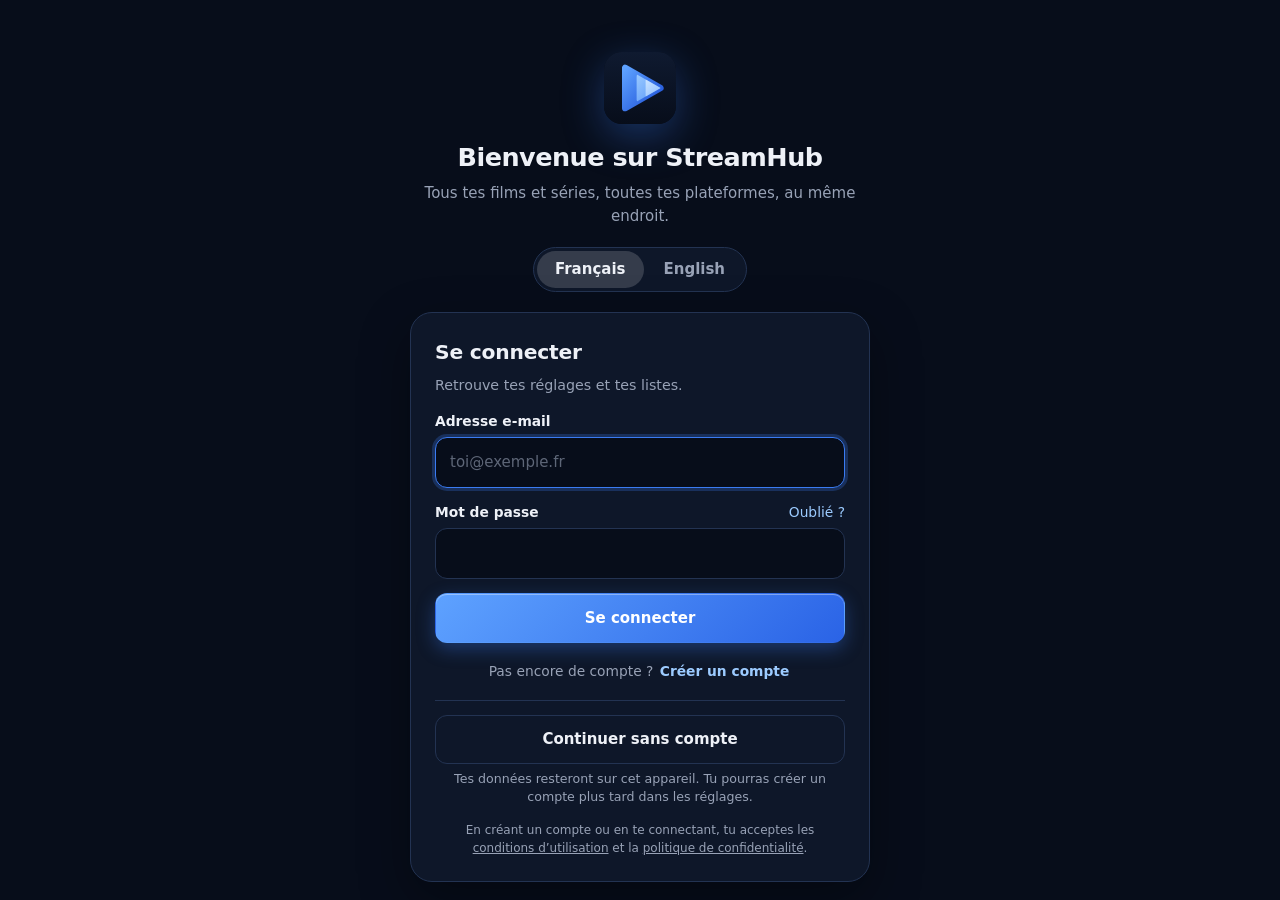
<file: index.html>
<!doctype html>
<html lang="fr">
<head>
  <meta charset="utf-8">
  <!-- Sécurité (version 2.3.4) : la page ne charge ses scripts que depuis StreamHub et ne contacte que ces serveurs
       (TMDB, Streaming Availability, comptes Supabase, relais, Wikidata, mots de passe divulgués ; Supabase local pour
       les tests). Un serveur ajouté dans le code doit aussi l'être ici. -->
  <meta http-equiv="Content-Security-Policy" content="default-src 'self'; script-src 'self'; style-src 'self' 'unsafe-inline'; img-src 'self' data: https://image.tmdb.org; connect-src 'self' https://api.themoviedb.org https://streaming-availability.p.rapidapi.com https://bfcmqdvztmkpqwamwejp.supabase.co https://streamhub-relay.arthursavournin.workers.dev https://www.wikidata.org https://api.pwnedpasswords.com http://127.0.0.1:54321 http://localhost:54321; object-src 'none'; base-uri 'none'; form-action 'self'">
  <meta name="viewport" content="width=device-width, initial-scale=1, viewport-fit=cover">
  <meta name="theme-color" content="#070d1a">
  <meta name="apple-mobile-web-app-capable" content="yes">
  <title>StreamHub</title>
  <link rel="manifest" href="manifest.webmanifest?v=3">
  <link rel="icon" href="icon.svg?v=3" type="image/svg+xml">
  <link rel="apple-touch-icon" href="apple-touch-icon.png?v=3">
  <meta name="apple-mobile-web-app-title" content="StreamHub">
  <meta name="apple-mobile-web-app-status-bar-style" content="black-translucent">
  <link rel="stylesheet" href="styles.css">
  <script type="module" src="app.js"></script>
</head>
<body>
  <header class="topbar" id="topbar">
    <button type="button" class="brand" data-nav="home" aria-label="StreamHub, accueil">
      <img src="icon.svg?v=3" alt="" width="30" height="30">
      <span>StreamHub</span>
    </button>
    <nav class="main-nav" aria-label="Navigation principale">
      <button type="button" data-nav="home" aria-current="false">Accueil</button>
      <button type="button" data-nav="movies" aria-current="false">Films</button>
      <button type="button" data-nav="tv" aria-current="false">Séries</button>
      <button type="button" data-nav="anime" aria-current="false">Animés</button>
      <button type="button" data-nav="library" aria-current="false">Bibliothèque</button>
      <button type="button" data-nav="me" aria-current="false">Mon espace</button>
    </nav>
    <form class="search" id="searchForm" role="search">
      <svg viewBox="0 0 24 24" aria-hidden="true"><circle cx="11" cy="11" r="7"/><path d="m20 20-3.5-3.5"/></svg>
      <input id="searchInput" type="search" placeholder="Rechercher" autocomplete="off" enterkeyhint="search" aria-label="Rechercher un film ou une série">
    </form>
    <button class="icon-btn" id="settingsBtn" type="button" aria-label="Réglages" title="Réglages et abonnements">
      <svg viewBox="0 0 24 24" aria-hidden="true"><circle cx="12" cy="12" r="3"/><path d="M19.4 15a1.7 1.7 0 0 0 .3 1.8l.1.1a2 2 0 1 1-2.8 2.8l-.1-.1a1.7 1.7 0 0 0-1.8-.3 1.7 1.7 0 0 0-1 1.5V21a2 2 0 1 1-4 0v-.1a1.7 1.7 0 0 0-1.1-1.5 1.7 1.7 0 0 0-1.8.3l-.1.1a2 2 0 1 1-2.8-2.8l.1-.1a1.7 1.7 0 0 0 .3-1.8 1.7 1.7 0 0 0-1.5-1H3a2 2 0 1 1 0-4h.1a1.7 1.7 0 0 0 1.5-1.1 1.7 1.7 0 0 0-.3-1.8l-.1-.1a2 2 0 1 1 2.8-2.8l.1.1a1.7 1.7 0 0 0 1.8.3H9a1.7 1.7 0 0 0 1-1.5V3a2 2 0 1 1 4 0v.1a1.7 1.7 0 0 0 1 1.5 1.7 1.7 0 0 0 1.8-.3l.1-.1a2 2 0 1 1 2.8 2.8l-.1.1a1.7 1.7 0 0 0-.3 1.8V9a1.7 1.7 0 0 0 1.5 1H21a2 2 0 1 1 0 4h-.1a1.7 1.7 0 0 0-1.5 1z"/></svg>
    </button>
    <!-- Téléphone : pastilles Tout, Films, Séries, Animés, seulement sur l'accueil (demande de l'utilisateur, version 2.4.0) -->
    <nav class="section-chips" aria-label="Rubriques">
      <button type="button" data-chip="home" aria-current="false">Tout</button>
      <button type="button" data-chip="movies" aria-current="false">Films</button>
      <button type="button" data-chip="tv" aria-current="false">Séries</button>
      <button type="button" data-chip="anime" aria-current="false">Animés</button>
    </nav>
  </header>

  <main id="main">
    <!-- Accueil, Films, Séries, Animés, Mon espace : une affiche mise en avant et des rangées -->
    <div class="rows-page" id="rowsPage"></div>

    <!-- Bibliothèque (tout le catalogue, avec filtres), Ma liste, Historique, Téléchargements : une grille -->
    <section class="grid-page" id="gridPage" hidden>
      <div class="page-head">
        <button type="button" class="back-btn" id="backBtn" data-nav="me" hidden>‹ Mon espace</button>
        <h1 id="pageTitle">Bibliothèque</h1>
        <!-- Téléphone : Mon espace en segments, comme l'appli iPhone (version 2.4.0) -->
        <div class="me-tabs" id="meTabs" role="group" aria-label="Mon espace">
          <button type="button" data-personal="watchlist" aria-pressed="false">Ma liste</button>
          <button type="button" data-personal="likes" aria-pressed="false">J’aime</button>
          <button type="button" data-personal="history" aria-pressed="false">Historique</button>
          <button type="button" data-personal="downloads" aria-pressed="false">Téléchargés</button>
        </div>
      </div>
      <nav class="filters" id="filters" aria-label="Filtres">
        <div class="type-switch" id="typeSwitch" role="group" aria-label="Films ou séries">
          <button type="button" data-type="all" aria-pressed="true">Tout</button>
          <button type="button" data-type="movie" aria-pressed="false">Films</button>
          <button type="button" data-type="tv" aria-pressed="false">Séries</button>
        </div>
        <div class="selects">
          <select id="platformSelect" aria-label="Plateforme"></select>
          <select id="genreSelect" aria-label="Genre"><option value="">Tous les genres</option></select>
          <select id="sortSelect" aria-label="Trier par">
            <option value="popularity">Populaires</option>
            <option value="rating">Mieux notés</option>
            <option value="recent">Plus récents</option>
          </select>
        </div>
      </nav>
      <div class="status" id="status" aria-live="polite"></div>
      <div class="grid" id="grid"></div>
      <div class="sentinel" id="sentinel" aria-hidden="true"></div>
    </section>
  </main>

  <!-- Sur téléphone : navigation en bas, comme l'appli Netflix -->
  <nav class="bottom-nav" aria-label="Navigation">
    <button type="button" data-nav="home" aria-current="false"><svg viewBox="0 0 24 24" aria-hidden="true"><path d="M3 10.5 12 3l9 7.5V20a1 1 0 0 1-1 1h-5v-6H9v6H4a1 1 0 0 1-1-1z"/></svg><span>Accueil</span></button>
    <button type="button" data-nav="library" aria-current="false"><svg viewBox="0 0 24 24" aria-hidden="true"><rect x="3" y="3" width="7" height="7" rx="1.5"/><rect x="14" y="3" width="7" height="7" rx="1.5"/><rect x="3" y="14" width="7" height="7" rx="1.5"/><rect x="14" y="14" width="7" height="7" rx="1.5"/></svg><span>Bibliothèque</span></button>
    <button type="button" data-nav="me" aria-current="false"><svg viewBox="0 0 24 24" aria-hidden="true"><circle cx="12" cy="8" r="4"/><path d="M4 21c0-4 3.6-6.5 8-6.5s8 2.5 8 6.5"/></svg><span>Mon espace</span></button>
  </nav>

  <dialog id="detail" class="sheet detail" tabindex="-1" autofocus>
    <div class="sheet-close"><button type="button" class="icon-btn close" data-close aria-label="Fermer">✕</button></div>
    <div class="sheet-scroll" id="detailBody"></div>
  </dialog>

  <!-- Réglages : une page à part entière (fenêtre en plein écran), barre latérale à gauche, Compte en premier.
       Téléphone : la liste des sections, puis la section choisie (comme les Réglages d'iOS). -->
  <dialog id="settings" class="settings-page" tabindex="-1" data-view="nav">
    <form id="settingsForm" method="dialog" class="settings-shell">
      <header class="settings-top">
        <button type="button" class="settings-back" data-settings-back aria-label="Retour">
          <svg viewBox="0 0 24 24" aria-hidden="true"><path d="M15 5l-7 7 7 7"/></svg><span>StreamHub</span>
        </button>
        <h1 class="settings-title"><span>Réglages</span></h1>
        <button type="submit" class="btn primary settings-save">Enregistrer</button>
      </header>
      <div class="settings-layout">
        <nav class="settings-nav" aria-label="Sections des réglages">
          <button type="button" class="settings-nav-item" data-panel="account" aria-current="false">
            <svg class="group-icon" viewBox="0 0 24 24" aria-hidden="true"><circle cx="12" cy="8" r="4"/><path d="M4 21a8 8 0 0 1 16 0"/></svg>
            <span class="group-text"><strong>Compte</strong><small data-summary="account"></small></span>
          </button>
          <button type="button" class="settings-nav-item" data-panel="providers" aria-current="false">
            <svg class="group-icon" viewBox="0 0 24 24" aria-hidden="true"><rect x="3" y="5" width="18" height="12" rx="2"/><path d="M8 21h8M12 17v4"/></svg>
            <span class="group-text"><strong>Mes abonnements</strong><small data-summary="providers"></small></span>
          </button>
          <button type="button" class="settings-nav-item" data-panel="keys" aria-current="false">
            <svg class="group-icon" viewBox="0 0 24 24" aria-hidden="true"><circle cx="8" cy="15" r="4"/><path d="m11 12 9-9M17 6l3 3M14.5 8.5l2 2"/></svg>
            <span class="group-text"><strong>Clés API</strong><small data-summary="keys"></small></span>
          </button>
          <button type="button" class="settings-nav-item" data-panel="home" aria-current="false">
            <svg class="group-icon" viewBox="0 0 24 24" aria-hidden="true"><path d="M4 11.5 12 5l8 6.5V19a1 1 0 0 1-1 1h-4.5v-5h-5v5H5a1 1 0 0 1-1-1Z"/></svg>
            <span class="group-text"><strong>Accueil</strong><small data-summary="home"></small></span>
          </button>
          <button type="button" class="settings-nav-item" data-panel="look" aria-current="false">
            <svg class="group-icon" viewBox="0 0 24 24" aria-hidden="true"><circle cx="12" cy="12" r="8.5"/><path d="M12 3.5v17a8.5 8.5 0 0 0 0-17Z" fill="currentColor"/></svg>
            <span class="group-text"><strong>Apparence</strong><small data-summary="look"></small></span>
          </button>
          <button type="button" class="settings-nav-item" data-panel="device" aria-current="false">
            <svg class="group-icon" viewBox="0 0 24 24" aria-hidden="true"><circle cx="12" cy="12" r="8.5"/><path d="M3.5 12h17M12 3.5c2.5 2.5 3.5 5.5 3.5 8.5s-1 6-3.5 8.5c-2.5-2.5-3.5-5.5-3.5-8.5s1-6 3.5-8.5Z"/></svg>
            <span class="group-text"><strong>Pays et langue</strong><small data-summary="device"></small></span>
          </button>
          <button type="button" class="settings-nav-item" data-panel="about" aria-current="false">
            <svg class="group-icon" viewBox="0 0 24 24" aria-hidden="true"><circle cx="12" cy="12" r="8.5"/><path d="M12 11v5.5M12 7.6v.4"/></svg>
            <span class="group-text"><strong>À propos</strong><small data-summary="about"></small></span>
          </button>
        </nav>
        <div class="settings-content" id="settingsBody">
        <p class="intro" id="settingsIntro" hidden>
          Dernière étape : colle ta clé TMDB (gratuite) ci-dessous, puis coche tes plateformes dans « Mes abonnements »
          et appuie sur « Enregistrer ».
        </p>

        <section class="settings-panel" data-group="account" hidden>
          <header class="panel-head">
            <h2>Compte</h2>
            <p>Tes réglages et tes listes sur tous tes appareils, chiffrés de bout en bout.</p>
          </header>
          <!-- Rempli par account-ui.js selon l'état : invité, e-mail à confirmer, coffre à ouvrir, connecté -->
          <div id="accountBox"></div>
          <p class="key-status" id="accountStatus" role="status"></p>

        </section>

        <section class="settings-panel" data-group="providers" hidden>
          <header class="panel-head">
            <h2>Mes abonnements</h2>
            <p>Coche les plateformes auxquelles tu es abonné : StreamHub n’affiche que ce que tu peux regarder.</p>
          </header>
          <input type="search" id="providerFilter" class="provider-filter" placeholder="Filtrer les plateformes…" autocomplete="off" aria-label="Filtrer les plateformes">
          <div class="provider-grid" id="providerGrid"></div>
        </section>

        <section class="settings-panel" data-group="keys" hidden>
          <header class="panel-head">
            <h2>Clés API</h2>
            <p>Les clés qui donnent le catalogue et les liens directs vers les vidéos.</p>
          </header>
          <p class="hint">Enregistrées dans ce navigateur (et chiffrées dans ton compte). Elles ne sont jamais publiées sur GitHub.</p>
          <div class="field">
            <label for="tmdbKey">Clé API TMDB <em>obligatoire : catalogue, fiches, plateformes par pays</em></label>
            <div class="key-row">
              <input id="tmdbKey" name="tmdbKey" autocomplete="off" spellcheck="false" placeholder="Clé API (v3) ou jeton d’accès (v4)">
              <button type="button" class="btn" data-test-key="tmdb">Tester</button>
            </div>
            <p class="key-status" data-key-status="tmdb"><a href="https://www.themoviedb.org/settings/api" target="_blank" rel="noopener">Obtenir une clé gratuite</a></p>
          </div>
          <div class="field">
            <label for="saKey">Clé Streaming Availability <em>facultative : liens directs vers chaque film, série et épisode</em></label>
            <div class="key-row">
              <input id="saKey" name="saKey" autocomplete="off" spellcheck="false" placeholder="Clé RapidAPI">
              <button type="button" class="btn" data-test-key="sa">Tester</button>
            </div>
            <p class="key-status" data-key-status="sa"><a href="https://rapidapi.com/movie-of-the-night-movie-of-the-night-default/api/streaming-availability" target="_blank" rel="noopener">Obtenir une clé (offre gratuite)</a></p>
          </div>
        </section>

        <section class="settings-panel" data-group="home" hidden>
          <header class="panel-head">
            <h2>Accueil</h2>
            <p>Les rangées de l’accueil et le titre à l’affiche.</p>
          </header>
          <div class="field">
            <span>À l’affiche <em>le titre en grand en haut de l’accueil</em></span>
            <div class="home-hero-choice">
              <span id="homeHero"></span>
              <button type="button" class="btn" data-home-hero-auto>Automatique</button>
            </div>
            <p class="hint">Pour choisir un titre, ouvre sa fiche et appuie sur « ☆ À l’affiche ». Automatique : le n° 1 du Top 50 du moment.</p>
          </div>
          <div class="field">
            <span>Rangées <em>coche celles à afficher, range-les avec les flèches</em></span>
            <ol class="home-rows" id="homeRows"></ol>
          </div>
        </section>

        <section class="settings-panel" data-group="look" hidden>
          <header class="panel-head">
            <h2>Apparence</h2>
            <p>L’effet verre de cet appareil.</p>
          </header>
          <fieldset class="choice-list">
            <legend>Effet verre (Liquid Glass) <em>transparence des barres, boutons et croix, sur cet appareil</em></legend>
            <label class="choice"><input type="radio" name="glass" value="auto">
              <span>Automatique<em>Transparent, presque opaque si « Augmenter le contraste » est activé dans l’accessibilité du système</em></span></label>
            <label class="choice"><input type="radio" name="glass" value="clear">
              <span>Transparent<em>Le plus proche du verre d’iOS et macOS</em></span></label>
            <label class="choice"><input type="radio" name="glass" value="tinted">
              <span>Teinté<em>Plus opaque, plus lisible</em></span></label>
          </fieldset>
          <p class="hint">Une page web ne peut pas lire le réglage Liquid Glass d’iOS, d’iPadOS ou de macOS : choisis ici l’effet voulu.</p>
        </section>

        <section class="settings-panel" data-group="device" hidden>
          <header class="panel-head">
            <h2>Pays et langue</h2>
            <p id="deviceIntro">Pays du catalogue et langue de l’appli.</p>
          </header>
          <label class="field">
            <span>Pays <em>catalogue et plateformes ; suit le pays de ta connexion (wifi, VPN, voyage), modifiable à la main</em></span>
            <select name="region">
              <option value="FR">France</option>
              <option value="BE">Belgique</option>
              <option value="CH">Suisse</option>
              <option value="LU">Luxembourg</option>
              <option value="CA">Canada</option>
              <option value="GB">Royaume-Uni</option>
              <option value="US">États-Unis</option>
              <option value="DE">Allemagne</option>
              <option value="ES">Espagne</option>
              <option value="IT">Italie</option>
            </select>
          </label>
          <label class="field">
            <span>Langue <em>de l’appli et des fiches, sur cet appareil</em></span>
            <select name="uiLang">
              <option value="fr">Français</option>
              <option value="en">English</option>
            </select>
          </label>
          <fieldset class="choice-list" id="desktopAppsField" hidden>
            <legend>Ouvrir les titres <em>sur cet ordinateur</em></legend>
            <label class="choice"><input type="radio" name="openIn" value="web">
              <span>Sur le site internet<em>Dans un onglet du navigateur</em></span></label>
            <label class="choice"><input type="radio" name="openIn" value="app">
              <span>Dans l’appli de l’ordinateur<em id="desktopAppsHint">Quand elle est installée sur ce Mac : Prime Video pour l’instant (les autres plateformes n’ont pas d’appli Mac). Le navigateur peut demander l’autorisation la première fois.</em></span></label>
          </fieldset>
          <p class="hint extension-status" id="extensionStatus"></p>
        </section>

        <section class="settings-panel" data-group="about" hidden>
          <header class="panel-head">
            <h2>À propos</h2>
            <p>Version, mentions légales et confidentialité.</p>
          </header>
          <div class="about-card">
            <img src="icon.svg?v=3" alt="" width="56" height="56">
            <div><strong>StreamHub</strong><span id="appVersion"></span></div>
          </div>
          <ul class="link-list">
            <li><a href="mentions-legales.html" target="_blank" rel="noopener">Mentions légales</a></li>
            <li><a href="confidentialite.html" target="_blank" rel="noopener">Politique de confidentialité</a></li>
            <li><a href="conditions.html" target="_blank" rel="noopener">Conditions d’utilisation</a></li>
            <li><a href="https://github.com/arthursavournin/streamhub" target="_blank" rel="noopener">Code source sur GitHub</a></li>
          </ul>
          <p class="hint">Catalogue et images : TMDB (ce produit utilise l’API de TMDB mais n’est ni approuvé ni certifié par TMDB).
            Liens vers les plateformes : JustWatch et Streaming Availability.</p>
        </section>

        <p class="form-error" id="settingsError" role="alert"></p>
        </div>
      </div>
    </form>
  </dialog>

  <div class="relaunch" id="relaunch" role="status" popover="manual" hidden></div>
  <div class="relaunch confirm" id="confirm" role="dialog" aria-label="Question" popover="manual" data-nav-trap hidden></div>
  <div class="toast" id="toast" role="status" aria-live="polite" popover="manual" hidden></div>
</body>
</html>
</file>
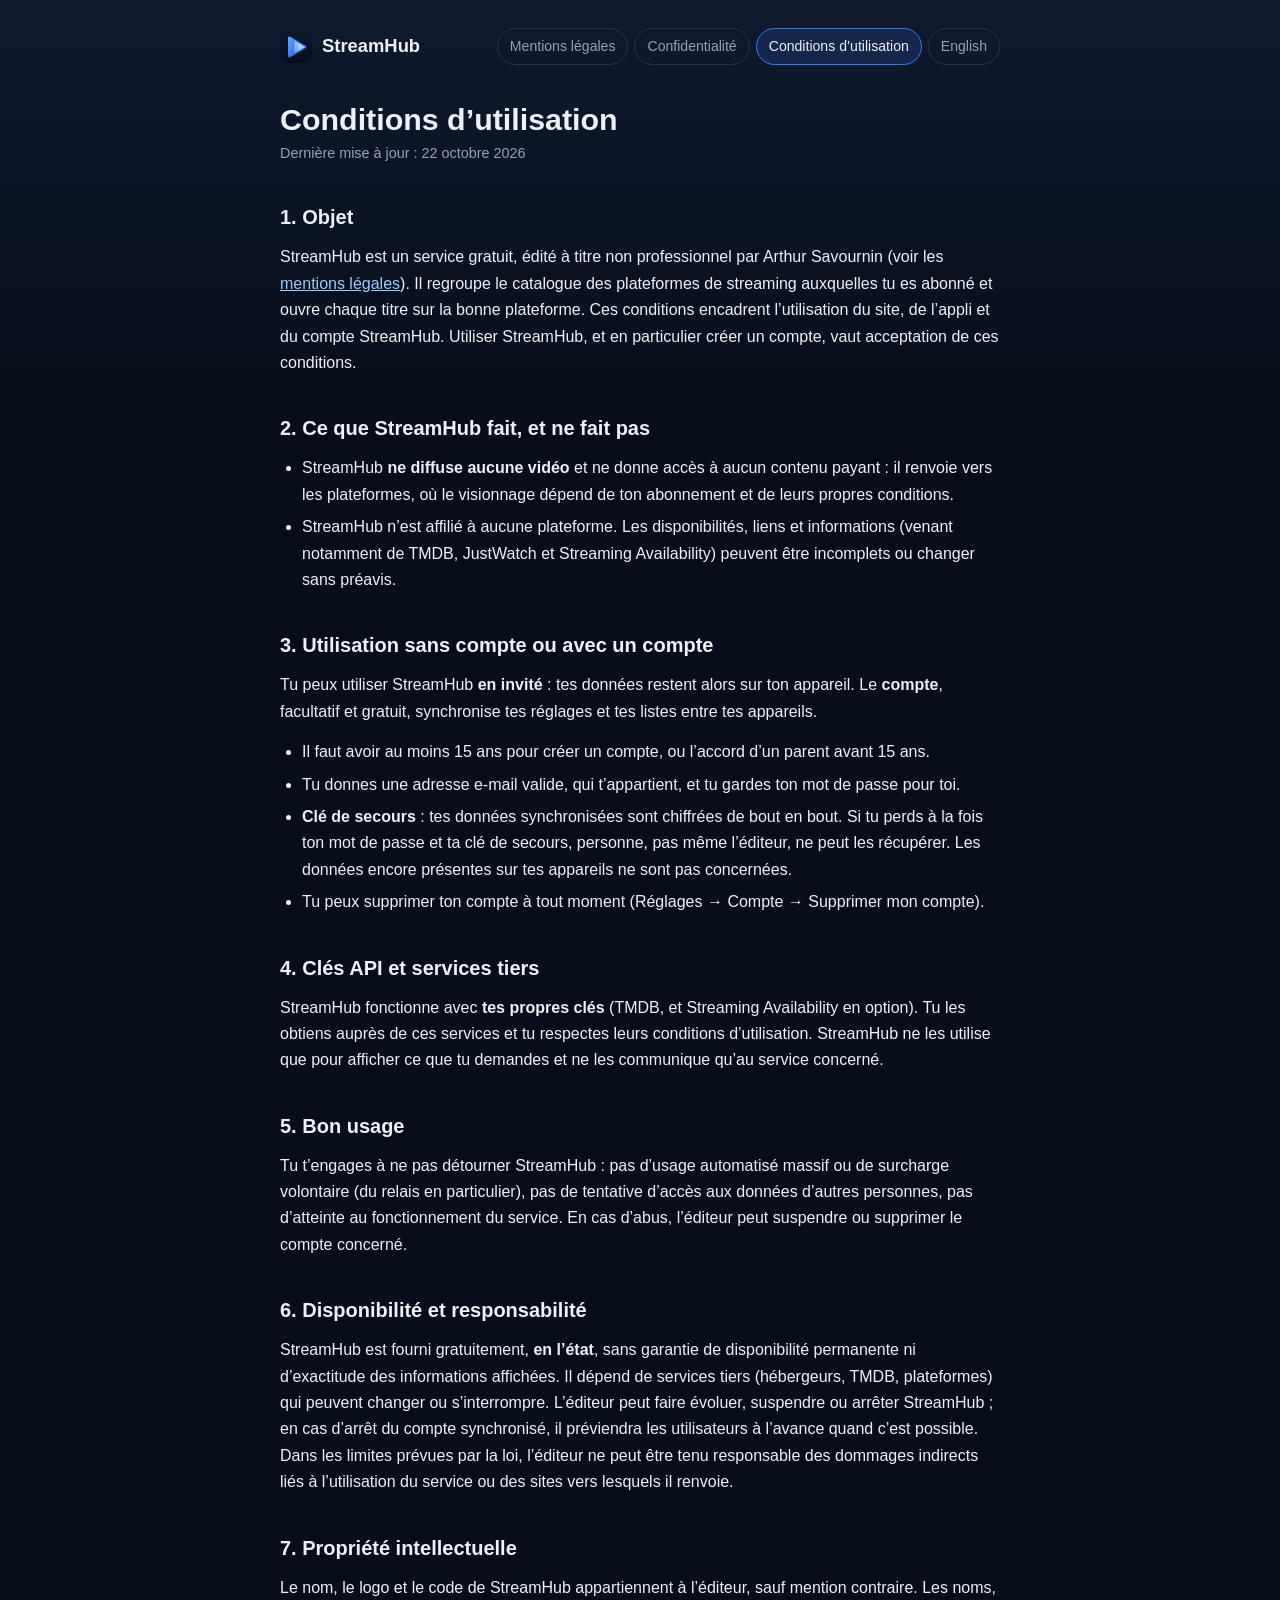
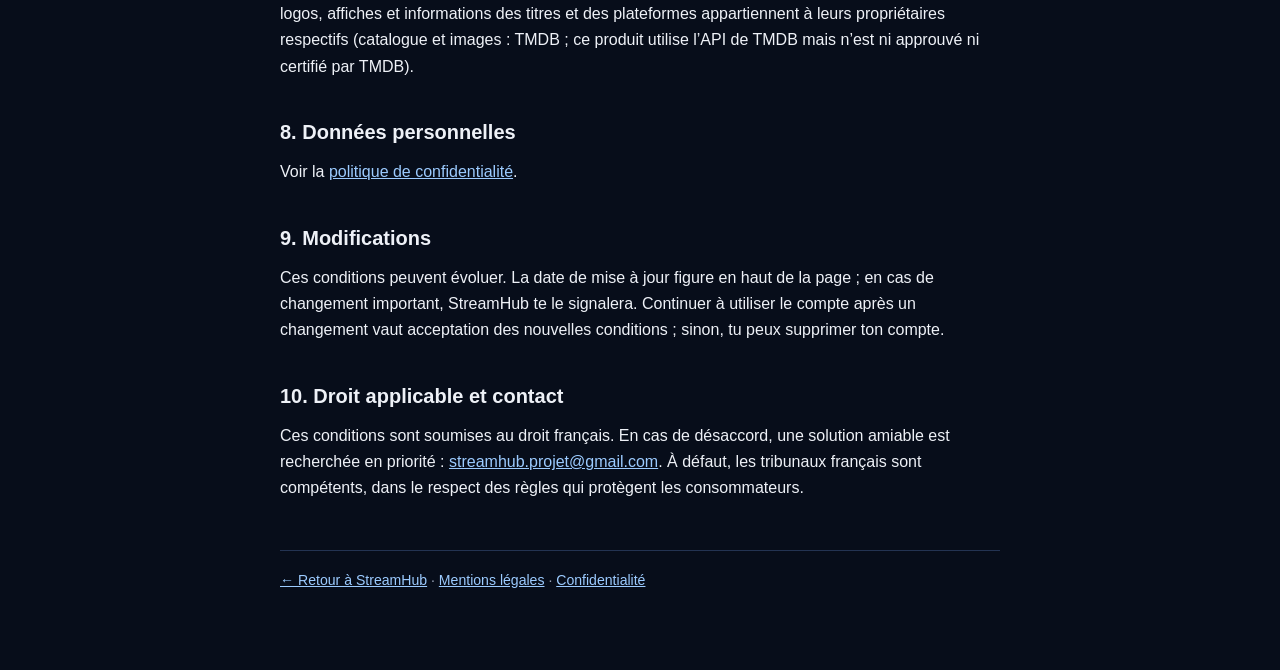
<file: conditions.html>
<!doctype html>
<html lang="fr">
<head>
  <meta charset="utf-8">
  <meta http-equiv="Content-Security-Policy" content="default-src 'self'; object-src 'none'; base-uri 'none'; form-action 'none'">
  <meta name="viewport" content="width=device-width, initial-scale=1">
  <meta name="theme-color" content="#070d1a">
  <title>Conditions d’utilisation · StreamHub</title>
  <link rel="icon" href="icon.svg?v=3" type="image/svg+xml">
  <link rel="stylesheet" href="legal.css">
</head>
<body>
  <main class="legal">
    <div class="legal-top">
      <a class="brand" href="./"><img src="icon.svg?v=3" alt="" width="32" height="32">StreamHub</a>
      <nav class="legal-nav" aria-label="Pages légales">
        <a href="mentions-legales.html">Mentions légales</a>
        <a href="confidentialite.html">Confidentialité</a>
        <a href="conditions.html" aria-current="page">Conditions d’utilisation</a>
        <a href="terms.html" lang="en">English</a>
      </nav>
    </div>

    <h1>Conditions d’utilisation</h1>
    <p class="updated">Dernière mise à jour : 22 octobre 2026</p>

    <h2>1. Objet</h2>
    <p>StreamHub est un service gratuit, édité à titre non professionnel par Arthur Savournin (voir les
      <a href="mentions-legales.html">mentions légales</a>). Il regroupe le catalogue des plateformes de streaming
      auxquelles tu es abonné et ouvre chaque titre sur la bonne plateforme. Ces conditions encadrent l’utilisation du
      site, de l’appli et du compte StreamHub. Utiliser StreamHub, et en particulier créer un compte, vaut acceptation de
      ces conditions.</p>

    <h2>2. Ce que StreamHub fait, et ne fait pas</h2>
    <ul>
      <li>StreamHub <strong>ne diffuse aucune vidéo</strong> et ne donne accès à aucun contenu payant : il renvoie vers les
        plateformes, où le visionnage dépend de ton abonnement et de leurs propres conditions.</li>
      <li>StreamHub n’est affilié à aucune plateforme. Les disponibilités, liens et informations (venant notamment de
        TMDB, JustWatch et Streaming Availability) peuvent être incomplets ou changer sans préavis.</li>
    </ul>

    <h2>3. Utilisation sans compte ou avec un compte</h2>
    <p>Tu peux utiliser StreamHub <strong>en invité</strong> : tes données restent alors sur ton appareil. Le
      <strong>compte</strong>, facultatif et gratuit, synchronise tes réglages et tes listes entre tes appareils.</p>
    <ul>
      <li>Il faut avoir au moins 15 ans pour créer un compte, ou l’accord d’un parent avant 15 ans.</li>
      <li>Tu donnes une adresse e-mail valide, qui t’appartient, et tu gardes ton mot de passe pour toi.</li>
      <li><strong>Clé de secours</strong> : tes données synchronisées sont chiffrées de bout en bout. Si tu perds à la fois
        ton mot de passe et ta clé de secours, personne, pas même l’éditeur, ne peut les récupérer. Les données encore
        présentes sur tes appareils ne sont pas concernées.</li>
      <li>Tu peux supprimer ton compte à tout moment (Réglages → Compte → Supprimer mon compte).</li>
    </ul>

    <h2>4. Clés API et services tiers</h2>
    <p>StreamHub fonctionne avec <strong>tes propres clés</strong> (TMDB, et Streaming Availability en option). Tu les
      obtiens auprès de ces services et tu respectes leurs conditions d’utilisation. StreamHub ne les utilise que pour
      afficher ce que tu demandes et ne les communique qu’au service concerné.</p>

    <h2>5. Bon usage</h2>
    <p>Tu t’engages à ne pas détourner StreamHub : pas d’usage automatisé massif ou de surcharge volontaire (du relais en
      particulier), pas de tentative d’accès aux données d’autres personnes, pas d’atteinte au fonctionnement du
      service. En cas d’abus, l’éditeur peut suspendre ou supprimer le compte concerné.</p>

    <h2>6. Disponibilité et responsabilité</h2>
    <p>StreamHub est fourni gratuitement, <strong>en l’état</strong>, sans garantie de disponibilité permanente ni
      d’exactitude des informations affichées. Il dépend de services tiers (hébergeurs, TMDB, plateformes) qui peuvent
      changer ou s’interrompre. L’éditeur peut faire évoluer, suspendre ou arrêter StreamHub ; en cas d’arrêt du compte
      synchronisé, il préviendra les utilisateurs à l’avance quand c’est possible. Dans les limites prévues par la loi,
      l’éditeur ne peut être tenu responsable des dommages indirects liés à l’utilisation du service ou des sites vers
      lesquels il renvoie.</p>

    <h2>7. Propriété intellectuelle</h2>
    <p>Le nom, le logo et le code de StreamHub appartiennent à l’éditeur, sauf mention contraire. Les noms, logos,
      affiches et informations des titres et des plateformes appartiennent à leurs propriétaires respectifs (catalogue et
      images : TMDB ; ce produit utilise l’API de TMDB mais n’est ni approuvé ni certifié par TMDB).</p>

    <h2>8. Données personnelles</h2>
    <p>Voir la <a href="confidentialite.html">politique de confidentialité</a>.</p>

    <h2>9. Modifications</h2>
    <p>Ces conditions peuvent évoluer. La date de mise à jour figure en haut de la page ; en cas de changement important,
      StreamHub te le signalera. Continuer à utiliser le compte après un changement vaut acceptation des nouvelles
      conditions ; sinon, tu peux supprimer ton compte.</p>

    <h2>10. Droit applicable et contact</h2>
    <p>Ces conditions sont soumises au droit français. En cas de désaccord, une solution amiable est recherchée en
      priorité : <a href="mailto:streamhub.projet@gmail.com">streamhub.projet@gmail.com</a>. À défaut, les tribunaux
      français sont compétents, dans le respect des règles qui protègent les consommateurs.</p>

    <p class="legal-foot"><a href="./">← Retour à StreamHub</a> · <a href="mentions-legales.html">Mentions légales</a> ·
      <a href="confidentialite.html">Confidentialité</a></p>
  </main>
</body>
</html>
</file>
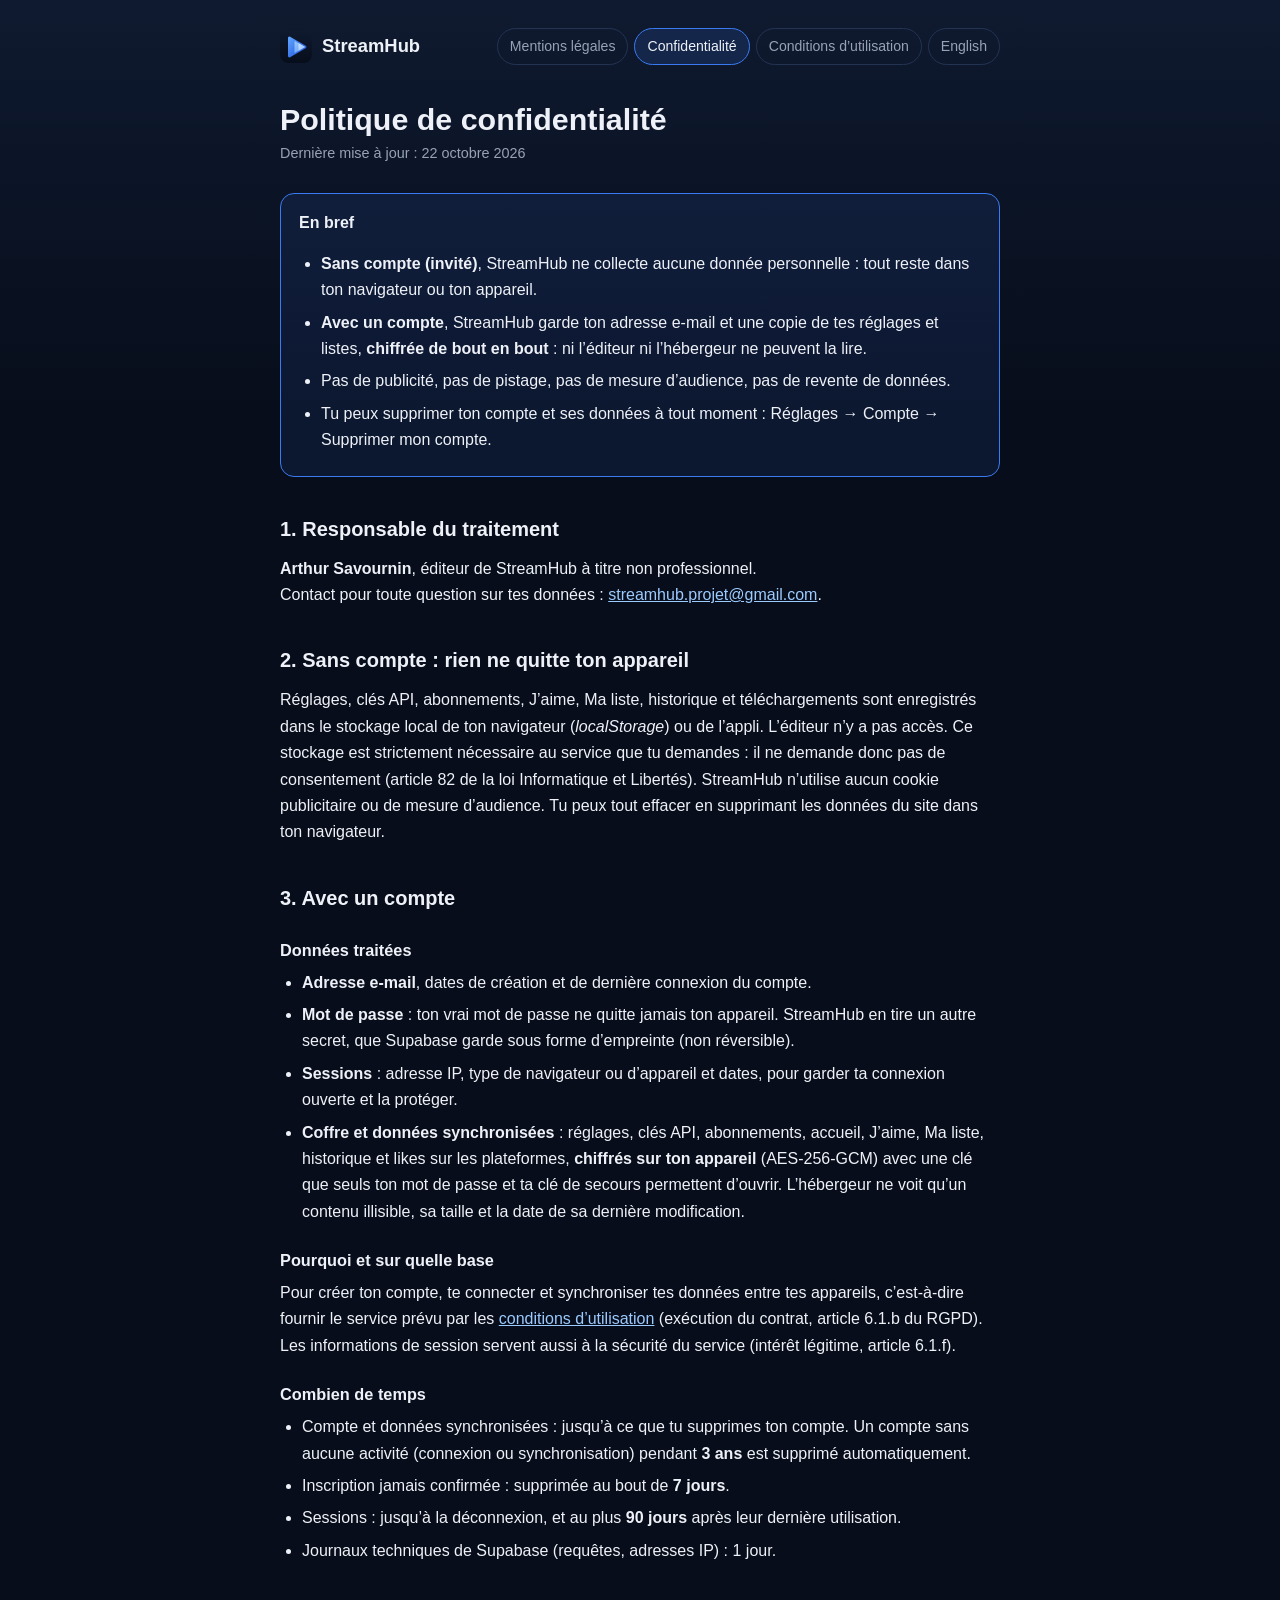
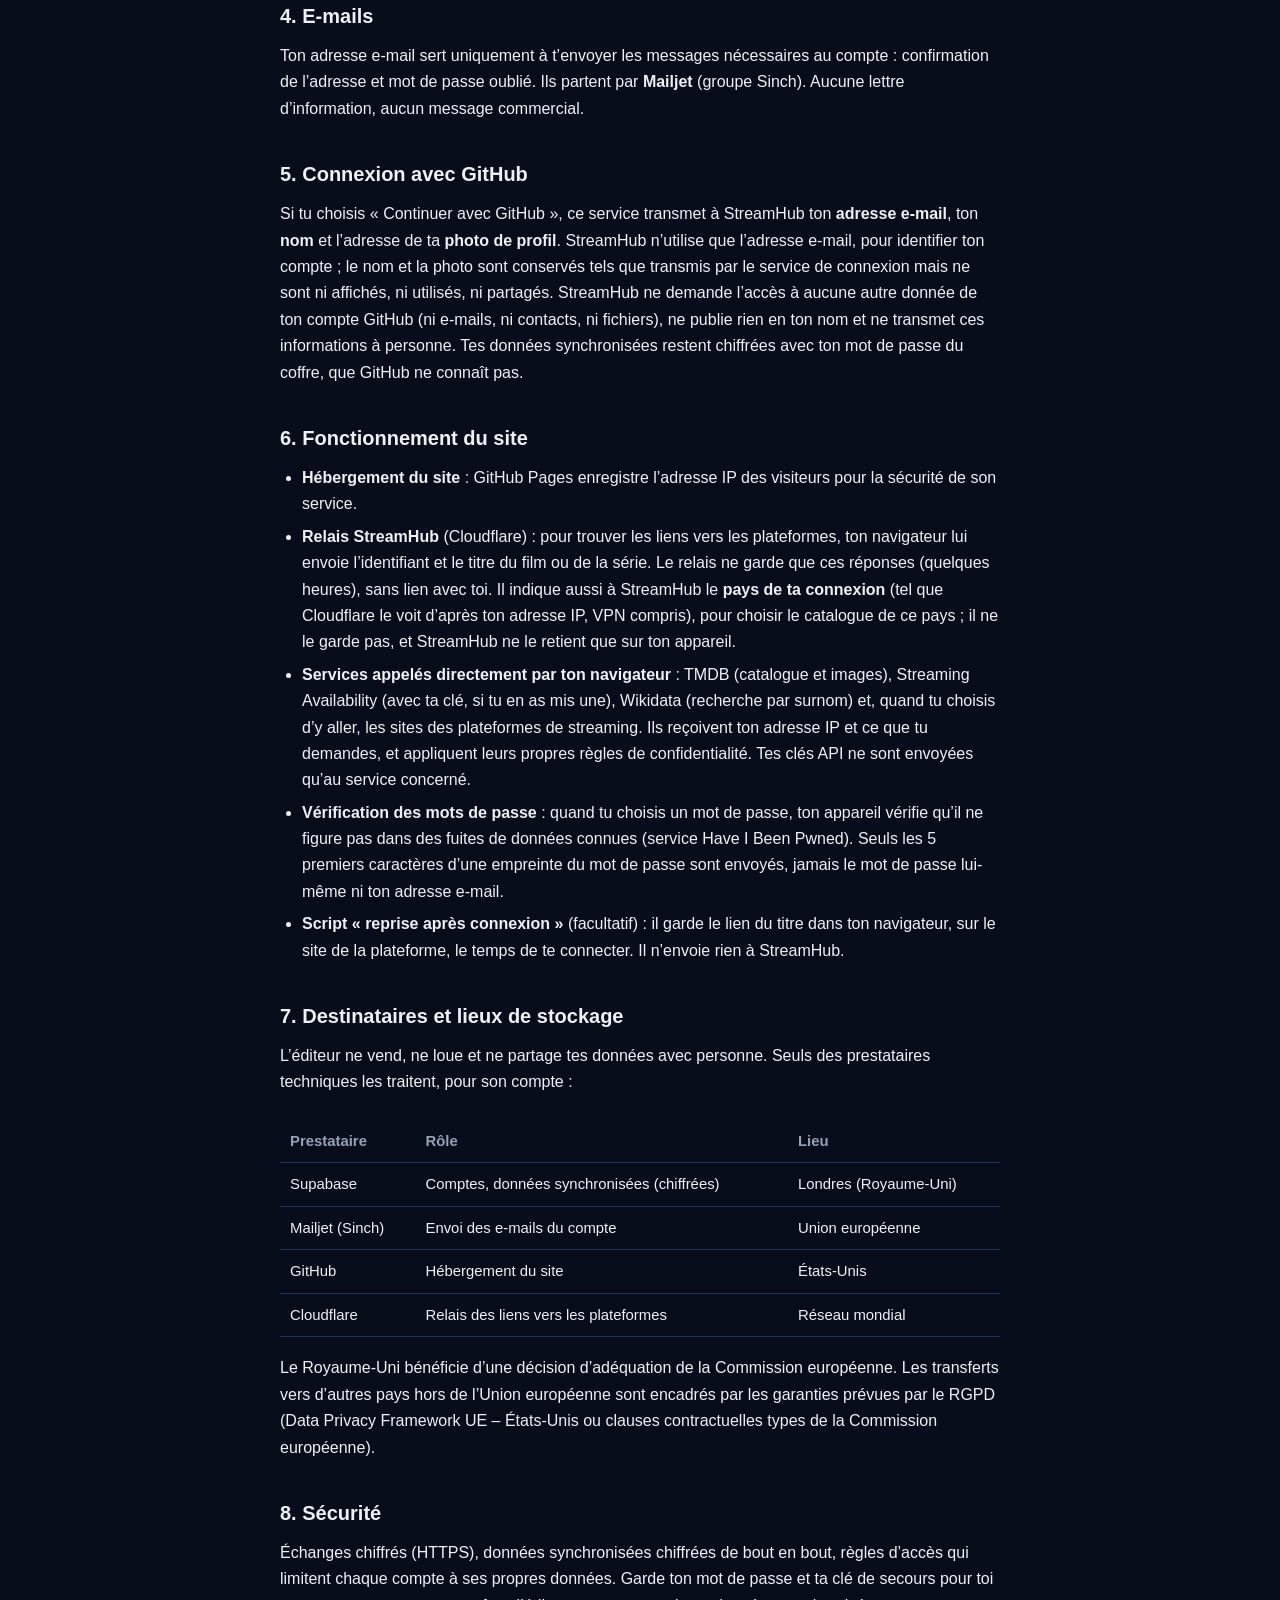
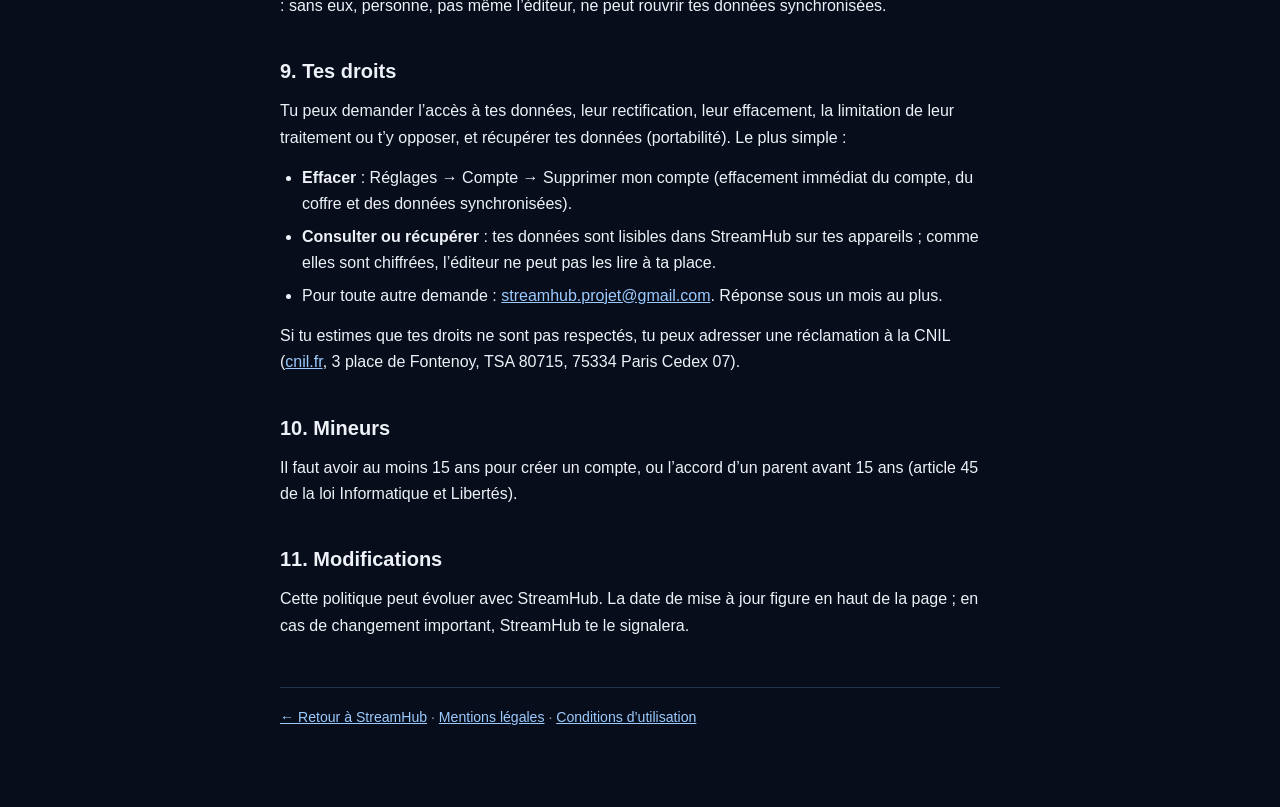
<file: confidentialite.html>
<!doctype html>
<html lang="fr">
<head>
  <meta charset="utf-8">
  <meta http-equiv="Content-Security-Policy" content="default-src 'self'; object-src 'none'; base-uri 'none'; form-action 'none'">
  <meta name="viewport" content="width=device-width, initial-scale=1">
  <meta name="theme-color" content="#070d1a">
  <title>Politique de confidentialité · StreamHub</title>
  <link rel="icon" href="icon.svg?v=3" type="image/svg+xml">
  <link rel="stylesheet" href="legal.css">
</head>
<body>
  <main class="legal">
    <div class="legal-top">
      <a class="brand" href="./"><img src="icon.svg?v=3" alt="" width="32" height="32">StreamHub</a>
      <nav class="legal-nav" aria-label="Pages légales">
        <a href="mentions-legales.html">Mentions légales</a>
        <a href="confidentialite.html" aria-current="page">Confidentialité</a>
        <a href="conditions.html">Conditions d’utilisation</a>
        <a href="privacy.html" lang="en">English</a>
      </nav>
    </div>

    <h1>Politique de confidentialité</h1>
    <p class="updated">Dernière mise à jour : 22 octobre 2026</p>

    <div class="card summary">
      <p><strong>En bref</strong></p>
      <ul>
        <li><strong>Sans compte (invité)</strong>, StreamHub ne collecte aucune donnée personnelle : tout reste dans ton
          navigateur ou ton appareil.</li>
        <li><strong>Avec un compte</strong>, StreamHub garde ton adresse e-mail et une copie de tes réglages et listes,
          <strong>chiffrée de bout en bout</strong> : ni l’éditeur ni l’hébergeur ne peuvent la lire.</li>
        <li>Pas de publicité, pas de pistage, pas de mesure d’audience, pas de revente de données.</li>
        <li>Tu peux supprimer ton compte et ses données à tout moment : Réglages → Compte → Supprimer mon compte.</li>
      </ul>
    </div>

    <h2>1. Responsable du traitement</h2>
    <p><strong>Arthur Savournin</strong>, éditeur de StreamHub à titre non professionnel.<br>
      Contact pour toute question sur tes données : <a href="mailto:streamhub.projet@gmail.com">streamhub.projet@gmail.com</a>.</p>

    <h2>2. Sans compte : rien ne quitte ton appareil</h2>
    <p>Réglages, clés API, abonnements, J’aime, Ma liste, historique et téléchargements sont enregistrés dans le
      stockage local de ton navigateur (<em>localStorage</em>) ou de l’appli. L’éditeur n’y a pas accès. Ce stockage est
      strictement nécessaire au service que tu demandes : il ne demande donc pas de consentement (article 82 de la loi
      Informatique et Libertés). StreamHub n’utilise aucun cookie publicitaire ou de mesure d’audience. Tu peux tout
      effacer en supprimant les données du site dans ton navigateur.</p>

    <h2>3. Avec un compte</h2>
    <h3>Données traitées</h3>
    <ul>
      <li><strong>Adresse e-mail</strong>, dates de création et de dernière connexion du compte.</li>
      <li><strong>Mot de passe</strong> : ton vrai mot de passe ne quitte jamais ton appareil. StreamHub en tire un
        autre secret, que Supabase garde sous forme d’empreinte (non réversible).</li>
      <li><strong>Sessions</strong> : adresse IP, type de navigateur ou d’appareil et dates, pour garder ta connexion
        ouverte et la protéger.</li>
      <li><strong>Coffre et données synchronisées</strong> : réglages, clés API, abonnements, accueil, J’aime, Ma liste,
        historique et likes sur les plateformes, <strong>chiffrés sur ton appareil</strong> (AES-256-GCM) avec une clé
        que seuls ton mot de passe et ta clé de secours permettent d’ouvrir. L’hébergeur ne voit qu’un contenu illisible,
        sa taille et la date de sa dernière modification.</li>
    </ul>
    <h3>Pourquoi et sur quelle base</h3>
    <p>Pour créer ton compte, te connecter et synchroniser tes données entre tes appareils, c’est-à-dire fournir le
      service prévu par les <a href="conditions.html">conditions d’utilisation</a> (exécution du contrat, article 6.1.b du
      RGPD). Les informations de session servent aussi à la sécurité du service (intérêt légitime, article 6.1.f).</p>
    <h3>Combien de temps</h3>
    <ul>
      <li>Compte et données synchronisées : jusqu’à ce que tu supprimes ton compte. Un compte sans aucune activité
        (connexion ou synchronisation) pendant <strong>3 ans</strong> est supprimé automatiquement.</li>
      <li>Inscription jamais confirmée : supprimée au bout de <strong>7 jours</strong>.</li>
      <li>Sessions : jusqu’à la déconnexion, et au plus <strong>90 jours</strong> après leur dernière utilisation.</li>
      <li>Journaux techniques de Supabase (requêtes, adresses IP) : 1 jour.</li>
    </ul>

    <h2>4. E-mails</h2>
    <p>Ton adresse e-mail sert uniquement à t’envoyer les messages nécessaires au compte : confirmation de l’adresse et
      mot de passe oublié. Ils partent par <strong>Mailjet</strong> (groupe Sinch). Aucune lettre d’information, aucun
      message commercial.</p>

    <h2>5. Connexion avec GitHub</h2>
    <p>Si tu choisis « Continuer avec GitHub », ce service transmet à StreamHub ton
      <strong>adresse e-mail</strong>, ton <strong>nom</strong> et l’adresse de ta <strong>photo de profil</strong>.
      StreamHub n’utilise que l’adresse e-mail, pour identifier ton compte ; le nom et la photo sont conservés tels que
      transmis par le service de connexion mais ne sont ni affichés, ni utilisés, ni partagés. StreamHub ne demande
      l’accès à aucune autre donnée de ton compte GitHub (ni e-mails, ni contacts, ni fichiers), ne publie
      rien en ton nom et ne transmet ces informations à personne. Tes données synchronisées restent chiffrées avec ton
      mot de passe du coffre, que GitHub ne connaît pas.</p>

    <h2>6. Fonctionnement du site</h2>
    <ul>
      <li><strong>Hébergement du site</strong> : GitHub Pages enregistre l’adresse IP des visiteurs pour la sécurité de
        son service.</li>
      <li><strong>Relais StreamHub</strong> (Cloudflare) : pour trouver les liens vers les plateformes, ton navigateur lui
        envoie l’identifiant et le titre du film ou de la série. Le relais ne garde que ces réponses (quelques heures),
        sans lien avec toi. Il indique aussi à StreamHub le <strong>pays de ta connexion</strong> (tel que Cloudflare le
        voit d’après ton adresse IP, VPN compris), pour choisir le catalogue de ce pays ; il ne le garde pas, et
        StreamHub ne le retient que sur ton appareil.</li>
      <li><strong>Services appelés directement par ton navigateur</strong> : TMDB (catalogue et images), Streaming
        Availability (avec ta clé, si tu en as mis une), Wikidata (recherche par surnom) et, quand tu choisis d’y aller,
        les sites des plateformes de streaming. Ils reçoivent ton adresse IP et ce que tu demandes, et appliquent leurs
        propres règles de confidentialité. Tes clés API ne sont envoyées qu’au service concerné.</li>
      <li><strong>Vérification des mots de passe</strong> : quand tu choisis un mot de passe, ton appareil vérifie qu’il
        ne figure pas dans des fuites de données connues (service Have I Been Pwned). Seuls les 5 premiers caractères
        d’une empreinte du mot de passe sont envoyés, jamais le mot de passe lui-même ni ton adresse e-mail.</li>
      <li><strong>Script « reprise après connexion »</strong> (facultatif) : il garde le lien du titre dans ton
        navigateur, sur le site de la plateforme, le temps de te connecter. Il n’envoie rien à StreamHub.</li>
    </ul>

    <h2>7. Destinataires et lieux de stockage</h2>
    <p>L’éditeur ne vend, ne loue et ne partage tes données avec personne. Seuls des prestataires techniques les
      traitent, pour son compte :</p>
    <div class="table-wrap">
      <table>
        <thead><tr><th>Prestataire</th><th>Rôle</th><th>Lieu</th></tr></thead>
        <tbody>
          <tr><td>Supabase</td><td>Comptes, données synchronisées (chiffrées)</td><td>Londres (Royaume-Uni)</td></tr>
          <tr><td>Mailjet (Sinch)</td><td>Envoi des e-mails du compte</td><td>Union européenne</td></tr>
          <tr><td>GitHub</td><td>Hébergement du site</td><td>États-Unis</td></tr>
          <tr><td>Cloudflare</td><td>Relais des liens vers les plateformes</td><td>Réseau mondial</td></tr>
        </tbody>
      </table>
    </div>
    <p>Le Royaume-Uni bénéficie d’une décision d’adéquation de la Commission européenne. Les transferts vers d’autres
      pays hors de l’Union européenne sont encadrés par les garanties prévues par le RGPD (Data Privacy Framework UE –
      États-Unis ou clauses contractuelles types de la Commission européenne).</p>

    <h2>8. Sécurité</h2>
    <p>Échanges chiffrés (HTTPS), données synchronisées chiffrées de bout en bout, règles d’accès qui limitent chaque
      compte à ses propres données. Garde ton mot de passe et ta clé de secours pour toi : sans eux, personne, pas même
      l’éditeur, ne peut rouvrir tes données synchronisées.</p>

    <h2>9. Tes droits</h2>
    <p>Tu peux demander l’accès à tes données, leur rectification, leur effacement, la limitation de leur traitement ou
      t’y opposer, et récupérer tes données (portabilité). Le plus simple :</p>
    <ul>
      <li><strong>Effacer</strong> : Réglages → Compte → Supprimer mon compte (effacement immédiat du compte, du coffre et
        des données synchronisées).</li>
      <li><strong>Consulter ou récupérer</strong> : tes données sont lisibles dans StreamHub sur tes appareils ; comme
        elles sont chiffrées, l’éditeur ne peut pas les lire à ta place.</li>
      <li>Pour toute autre demande : <a href="mailto:streamhub.projet@gmail.com">streamhub.projet@gmail.com</a>. Réponse
        sous un mois au plus.</li>
    </ul>
    <p>Si tu estimes que tes droits ne sont pas respectés, tu peux adresser une réclamation à la CNIL
      (<a href="https://www.cnil.fr" rel="noopener">cnil.fr</a>, 3 place de Fontenoy, TSA 80715, 75334 Paris Cedex 07).</p>

    <h2>10. Mineurs</h2>
    <p>Il faut avoir au moins 15 ans pour créer un compte, ou l’accord d’un parent avant 15 ans (article 45 de la loi
      Informatique et Libertés).</p>

    <h2>11. Modifications</h2>
    <p>Cette politique peut évoluer avec StreamHub. La date de mise à jour figure en haut de la page ; en cas de
      changement important, StreamHub te le signalera.</p>

    <p class="legal-foot"><a href="./">← Retour à StreamHub</a> · <a href="mentions-legales.html">Mentions légales</a> ·
      <a href="conditions.html">Conditions d’utilisation</a></p>
  </main>
</body>
</html>
</file>
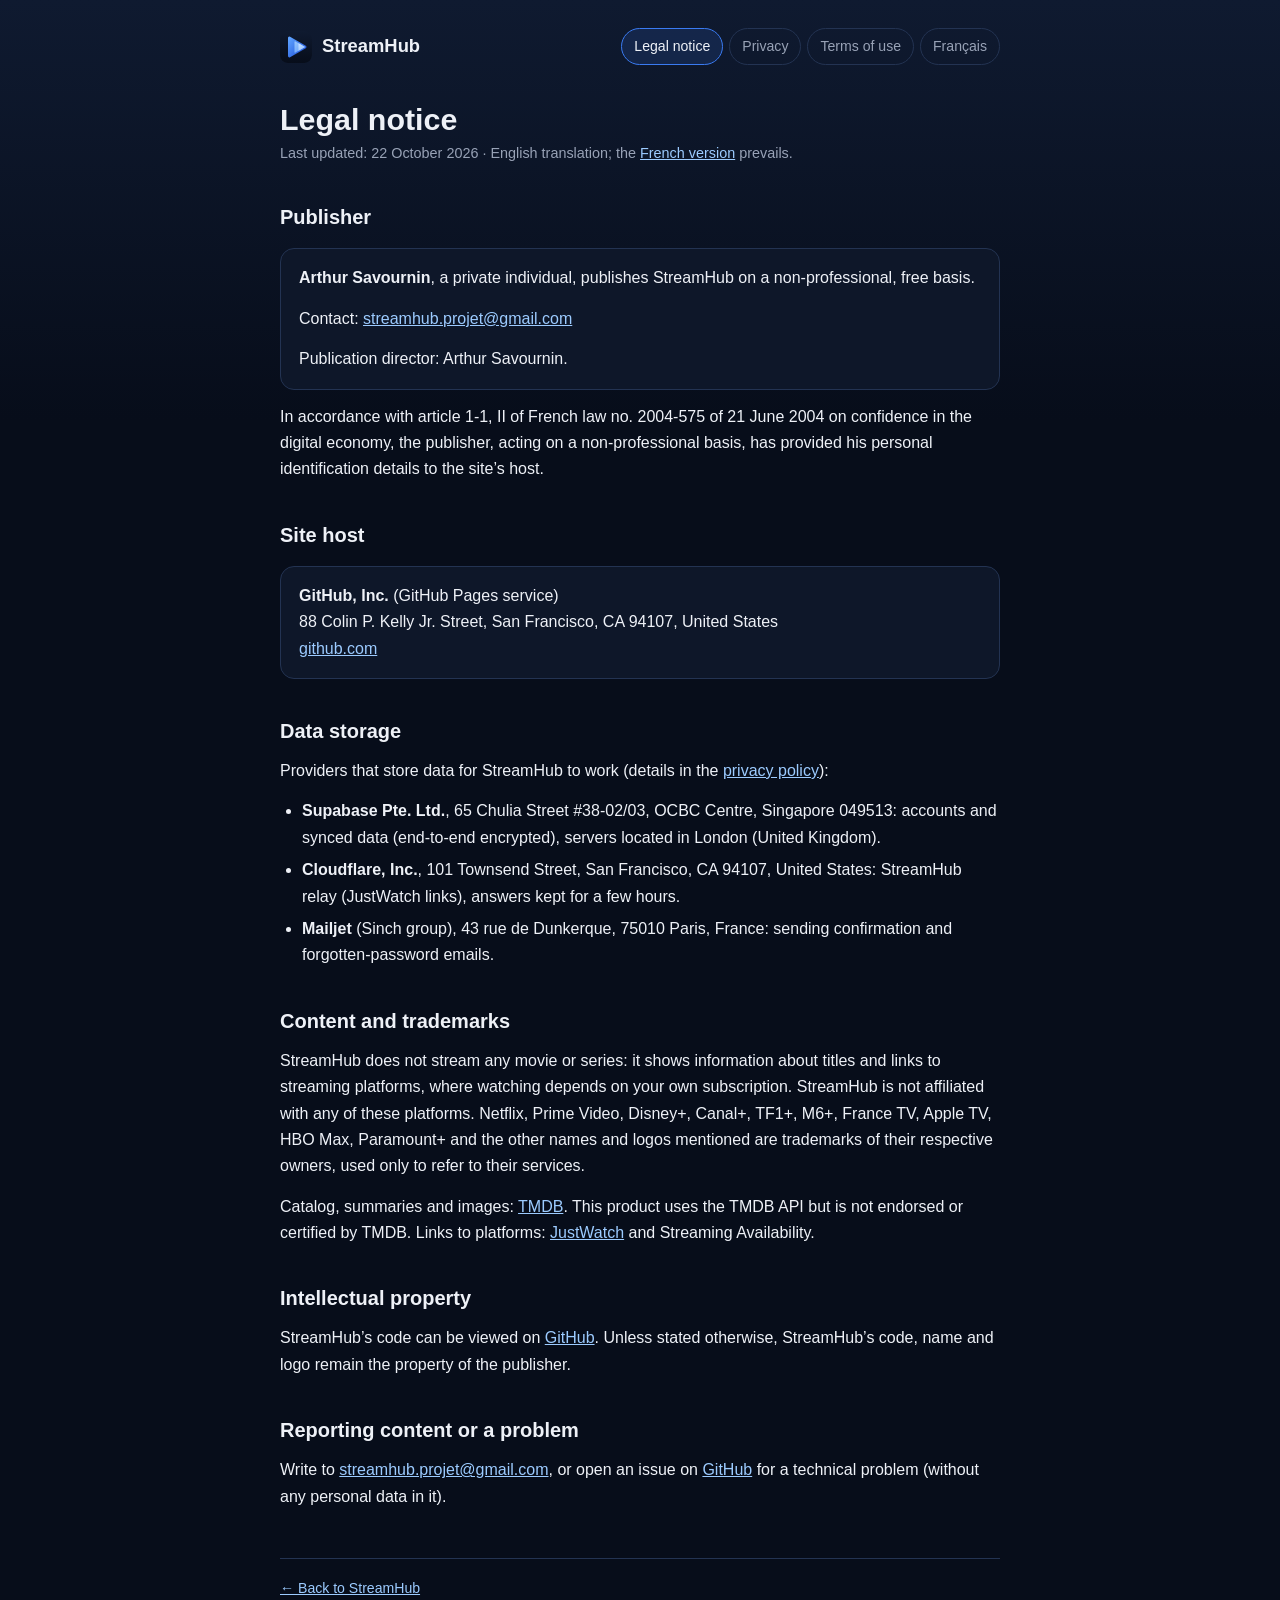
<file: legal-notice.html>
<!doctype html>
<html lang="en">
<head>
  <meta charset="utf-8">
  <meta http-equiv="Content-Security-Policy" content="default-src 'self'; object-src 'none'; base-uri 'none'; form-action 'none'">
  <meta name="viewport" content="width=device-width, initial-scale=1">
  <meta name="theme-color" content="#070d1a">
  <title>Legal notice · StreamHub</title>
  <link rel="icon" href="icon.svg?v=3" type="image/svg+xml">
  <link rel="stylesheet" href="legal.css">
</head>
<body>
  <main class="legal">
    <div class="legal-top">
      <a class="brand" href="./"><img src="icon.svg?v=3" alt="" width="32" height="32">StreamHub</a>
      <nav class="legal-nav" aria-label="Legal pages">
        <a href="legal-notice.html" aria-current="page">Legal notice</a>
        <a href="privacy.html">Privacy</a>
        <a href="terms.html">Terms of use</a>
        <a href="mentions-legales.html" lang="fr">Français</a>
      </nav>
    </div>

    <h1>Legal notice</h1>
    <p class="updated">Last updated: 22 October 2026 · English translation; the <a href="mentions-legales.html">French version</a> prevails.</p>

    <h2>Publisher</h2>
    <div class="card">
      <p><strong>Arthur Savournin</strong>, a private individual, publishes StreamHub on a non-professional, free basis.</p>
      <p>Contact: <a href="mailto:streamhub.projet@gmail.com">streamhub.projet@gmail.com</a></p>
      <p>Publication director: Arthur Savournin.</p>
    </div>
    <p>In accordance with article 1-1, II of French law no. 2004-575 of 21 June 2004 on confidence in the digital
      economy, the publisher, acting on a non-professional basis, has provided his personal identification details to
      the site’s host.</p>

    <h2>Site host</h2>
    <div class="card">
      <p><strong>GitHub, Inc.</strong> (GitHub Pages service)<br>
        88 Colin P. Kelly Jr. Street, San Francisco, CA 94107, United States<br>
        <a href="https://github.com" rel="noopener">github.com</a></p>
    </div>

    <h2>Data storage</h2>
    <p>Providers that store data for StreamHub to work (details in the
      <a href="privacy.html">privacy policy</a>):</p>
    <ul>
      <li><strong>Supabase Pte. Ltd.</strong>, 65 Chulia Street #38-02/03, OCBC Centre, Singapore 049513: accounts and
        synced data (end-to-end encrypted), servers located in London (United Kingdom).</li>
      <li><strong>Cloudflare, Inc.</strong>, 101 Townsend Street, San Francisco, CA 94107, United States: StreamHub relay
        (JustWatch links), answers kept for a few hours.</li>
      <li><strong>Mailjet</strong> (Sinch group), 43 rue de Dunkerque, 75010 Paris, France: sending confirmation and
        forgotten-password emails.</li>
    </ul>

    <h2>Content and trademarks</h2>
    <p>StreamHub does not stream any movie or series: it shows information about titles and links to streaming
      platforms, where watching depends on your own subscription. StreamHub is not affiliated with any of these
      platforms. Netflix, Prime Video, Disney+, Canal+, TF1+, M6+, France TV, Apple TV, HBO Max, Paramount+ and the other
      names and logos mentioned are trademarks of their respective owners, used only to refer to their services.</p>
    <p>Catalog, summaries and images: <a href="https://www.themoviedb.org" rel="noopener">TMDB</a>. This product uses
      the TMDB API but is not endorsed or certified by TMDB. Links to platforms:
      <a href="https://www.justwatch.com" rel="noopener">JustWatch</a> and Streaming Availability.</p>

    <h2>Intellectual property</h2>
    <p>StreamHub’s code can be viewed on
      <a href="https://github.com/arthursavournin/streamhub" rel="noopener">GitHub</a>. Unless stated otherwise, StreamHub’s
      code, name and logo remain the property of the publisher.</p>

    <h2>Reporting content or a problem</h2>
    <p>Write to <a href="mailto:streamhub.projet@gmail.com">streamhub.projet@gmail.com</a>, or open an issue on
      <a href="https://github.com/arthursavournin/streamhub/issues" rel="noopener">GitHub</a> for a technical problem
      (without any personal data in it).</p>

    <p class="legal-foot"><a href="./">← Back to StreamHub</a></p>
  </main>
</body>
</html>
</file>
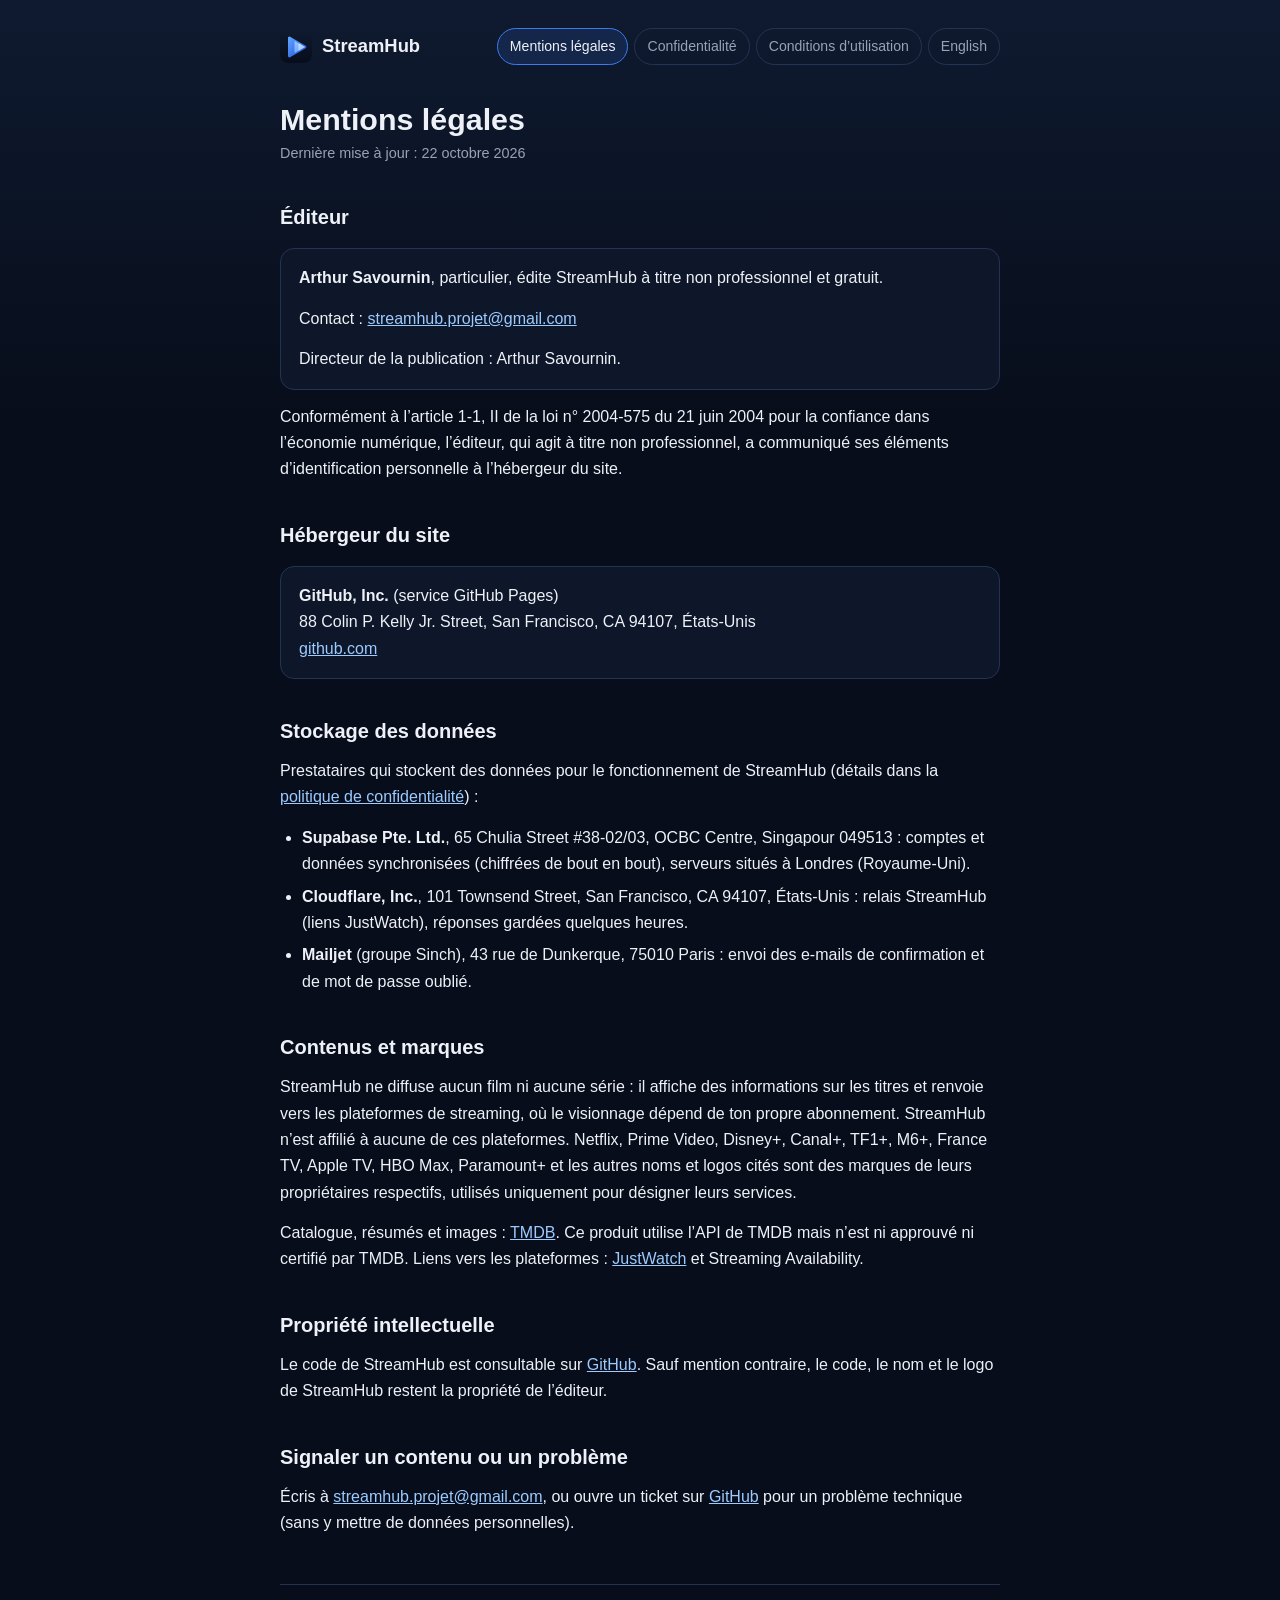
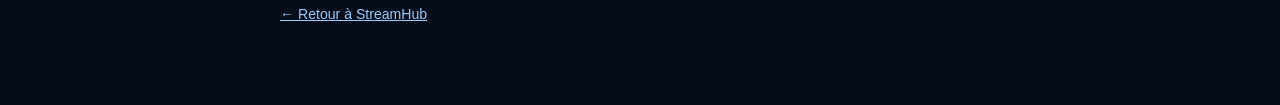
<file: mentions-legales.html>
<!doctype html>
<html lang="fr">
<head>
  <meta charset="utf-8">
  <meta http-equiv="Content-Security-Policy" content="default-src 'self'; object-src 'none'; base-uri 'none'; form-action 'none'">
  <meta name="viewport" content="width=device-width, initial-scale=1">
  <meta name="theme-color" content="#070d1a">
  <title>Mentions légales · StreamHub</title>
  <link rel="icon" href="icon.svg?v=3" type="image/svg+xml">
  <link rel="stylesheet" href="legal.css">
</head>
<body>
  <main class="legal">
    <div class="legal-top">
      <a class="brand" href="./"><img src="icon.svg?v=3" alt="" width="32" height="32">StreamHub</a>
      <nav class="legal-nav" aria-label="Pages légales">
        <a href="mentions-legales.html" aria-current="page">Mentions légales</a>
        <a href="confidentialite.html">Confidentialité</a>
        <a href="conditions.html">Conditions d’utilisation</a>
        <a href="legal-notice.html" lang="en">English</a>
      </nav>
    </div>

    <h1>Mentions légales</h1>
    <p class="updated">Dernière mise à jour : 22 octobre 2026</p>

    <h2>Éditeur</h2>
    <div class="card">
      <p><strong>Arthur Savournin</strong>, particulier, édite StreamHub à titre non professionnel et gratuit.</p>
      <p>Contact : <a href="mailto:streamhub.projet@gmail.com">streamhub.projet@gmail.com</a></p>
      <p>Directeur de la publication : Arthur Savournin.</p>
    </div>
    <p>Conformément à l’article 1-1, II de la loi n° 2004-575 du 21 juin 2004 pour la confiance dans l’économie
      numérique, l’éditeur, qui agit à titre non professionnel, a communiqué ses éléments d’identification personnelle
      à l’hébergeur du site.</p>

    <h2>Hébergeur du site</h2>
    <div class="card">
      <p><strong>GitHub, Inc.</strong> (service GitHub Pages)<br>
        88 Colin P. Kelly Jr. Street, San Francisco, CA 94107, États-Unis<br>
        <a href="https://github.com" rel="noopener">github.com</a></p>
    </div>

    <h2>Stockage des données</h2>
    <p>Prestataires qui stockent des données pour le fonctionnement de StreamHub (détails dans la
      <a href="confidentialite.html">politique de confidentialité</a>) :</p>
    <ul>
      <li><strong>Supabase Pte. Ltd.</strong>, 65 Chulia Street #38-02/03, OCBC Centre, Singapour 049513 : comptes et
        données synchronisées (chiffrées de bout en bout), serveurs situés à Londres (Royaume-Uni).</li>
      <li><strong>Cloudflare, Inc.</strong>, 101 Townsend Street, San Francisco, CA 94107, États-Unis : relais StreamHub
        (liens JustWatch), réponses gardées quelques heures.</li>
      <li><strong>Mailjet</strong> (groupe Sinch), 43 rue de Dunkerque, 75010 Paris : envoi des e-mails de confirmation
        et de mot de passe oublié.</li>
    </ul>

    <h2>Contenus et marques</h2>
    <p>StreamHub ne diffuse aucun film ni aucune série : il affiche des informations sur les titres et renvoie vers les
      plateformes de streaming, où le visionnage dépend de ton propre abonnement. StreamHub n’est affilié à aucune de ces
      plateformes. Netflix, Prime Video, Disney+, Canal+, TF1+, M6+, France TV, Apple TV, HBO Max, Paramount+ et les autres
      noms et logos cités sont des marques de leurs propriétaires respectifs, utilisés uniquement pour désigner leurs
      services.</p>
    <p>Catalogue, résumés et images : <a href="https://www.themoviedb.org" rel="noopener">TMDB</a>. Ce produit utilise
      l’API de TMDB mais n’est ni approuvé ni certifié par TMDB. Liens vers les plateformes :
      <a href="https://www.justwatch.com" rel="noopener">JustWatch</a> et Streaming Availability.</p>

    <h2>Propriété intellectuelle</h2>
    <p>Le code de StreamHub est consultable sur
      <a href="https://github.com/arthursavournin/streamhub" rel="noopener">GitHub</a>. Sauf mention contraire, le code,
      le nom et le logo de StreamHub restent la propriété de l’éditeur.</p>

    <h2>Signaler un contenu ou un problème</h2>
    <p>Écris à <a href="mailto:streamhub.projet@gmail.com">streamhub.projet@gmail.com</a>, ou ouvre un ticket sur
      <a href="https://github.com/arthursavournin/streamhub/issues" rel="noopener">GitHub</a> pour un problème technique
      (sans y mettre de données personnelles).</p>

    <p class="legal-foot"><a href="./">← Retour à StreamHub</a></p>
  </main>
</body>
</html>
</file>
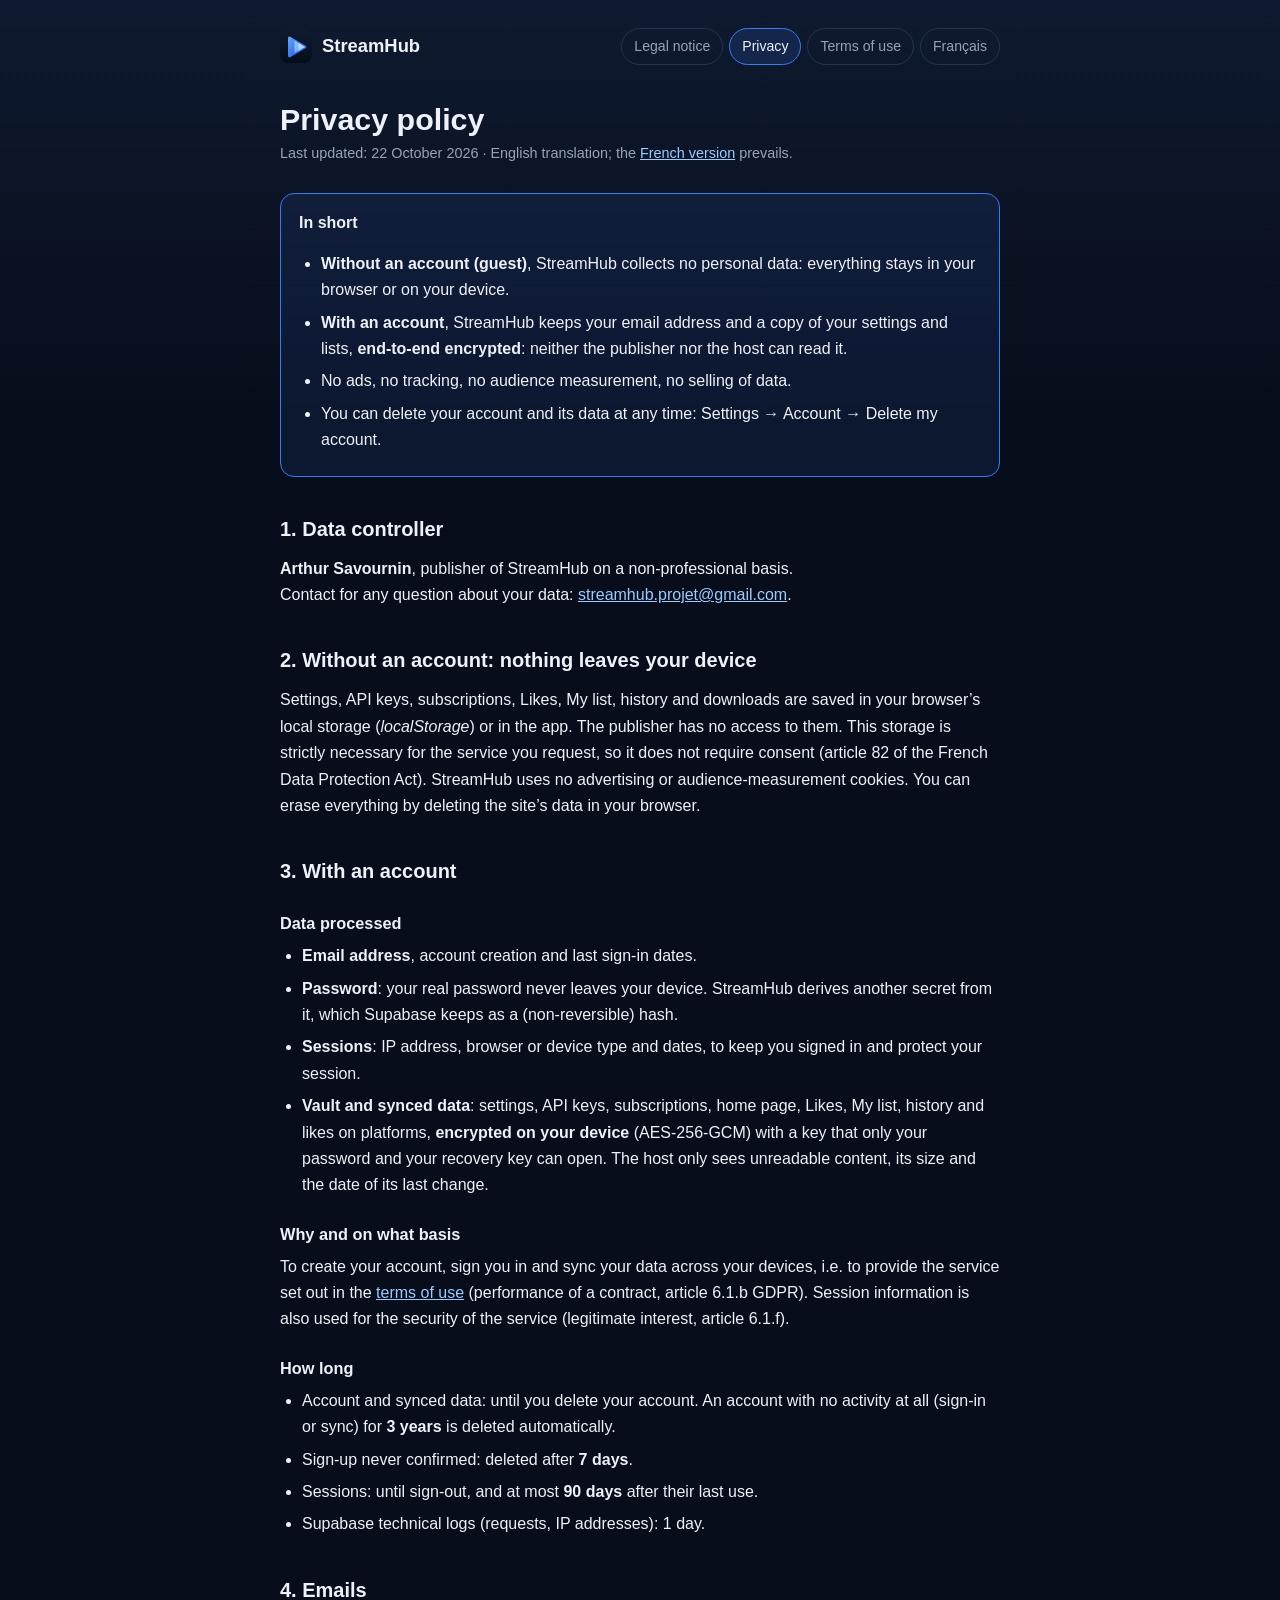
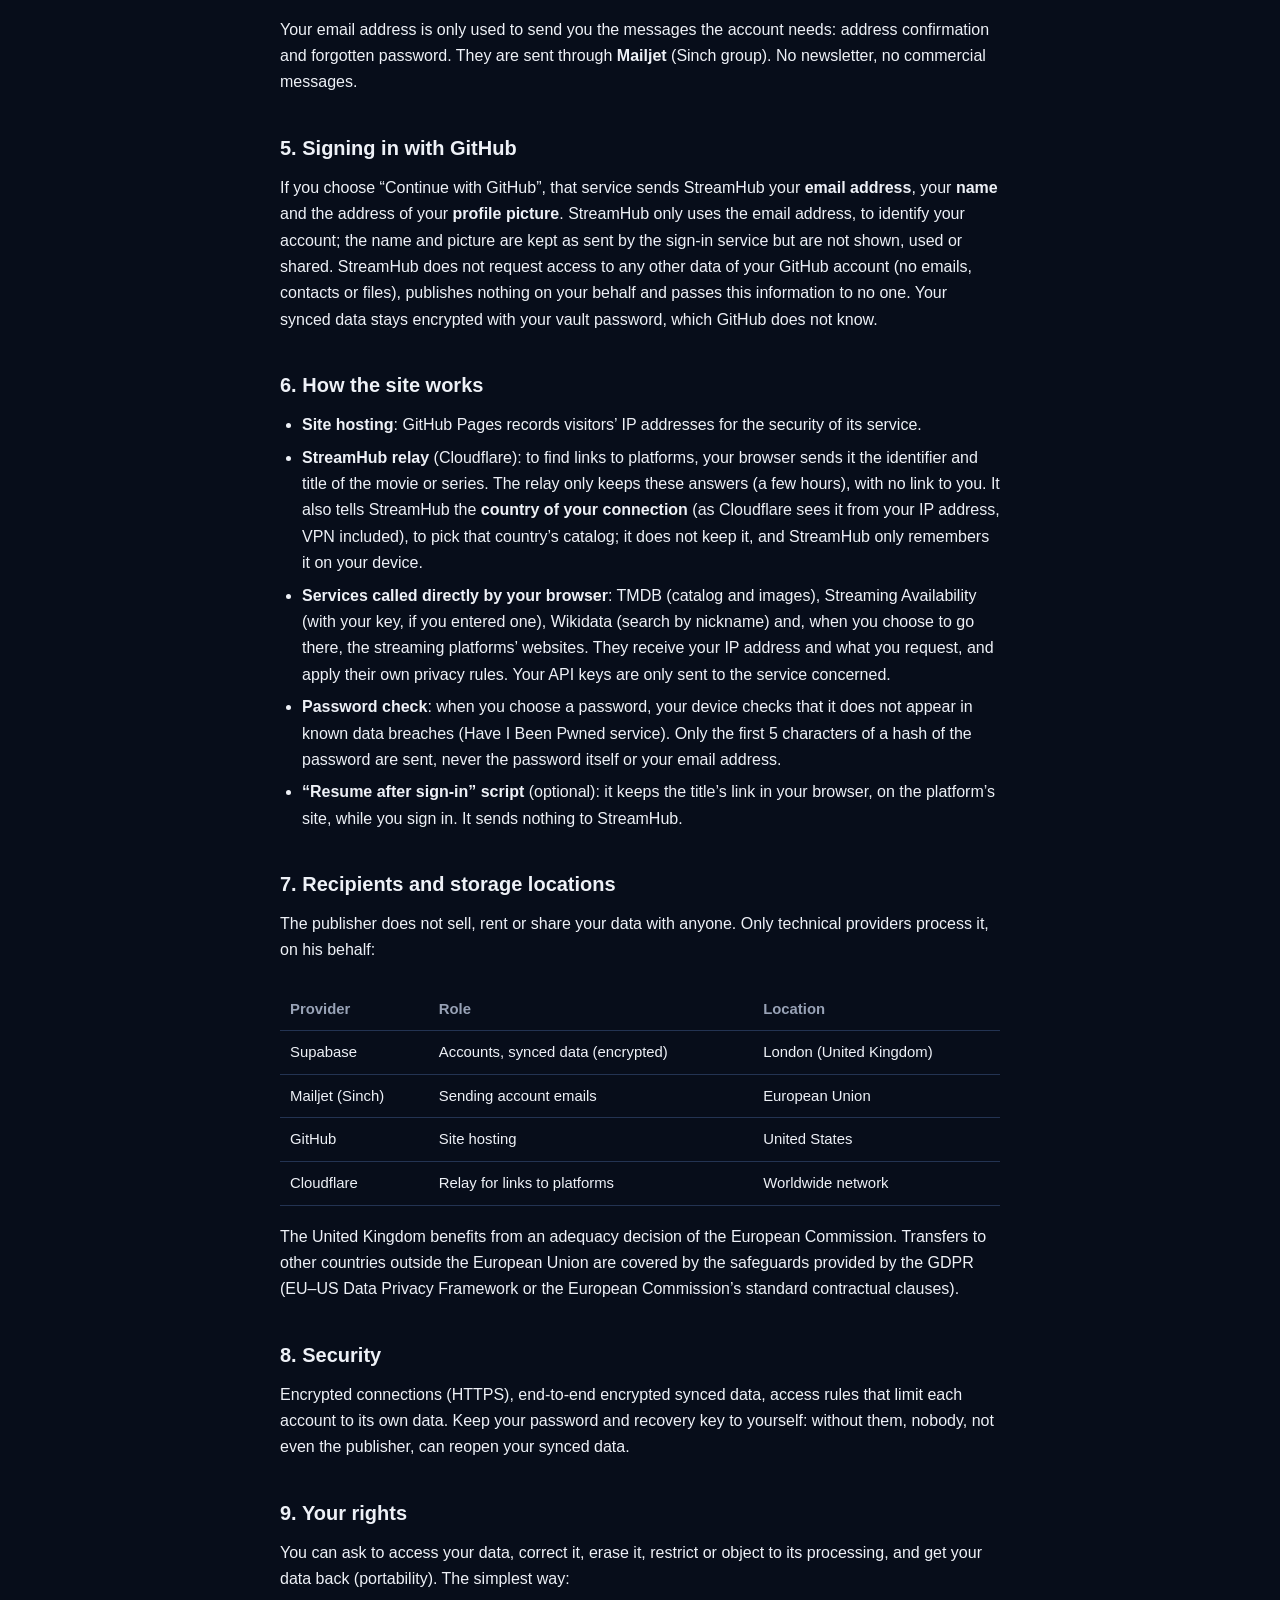
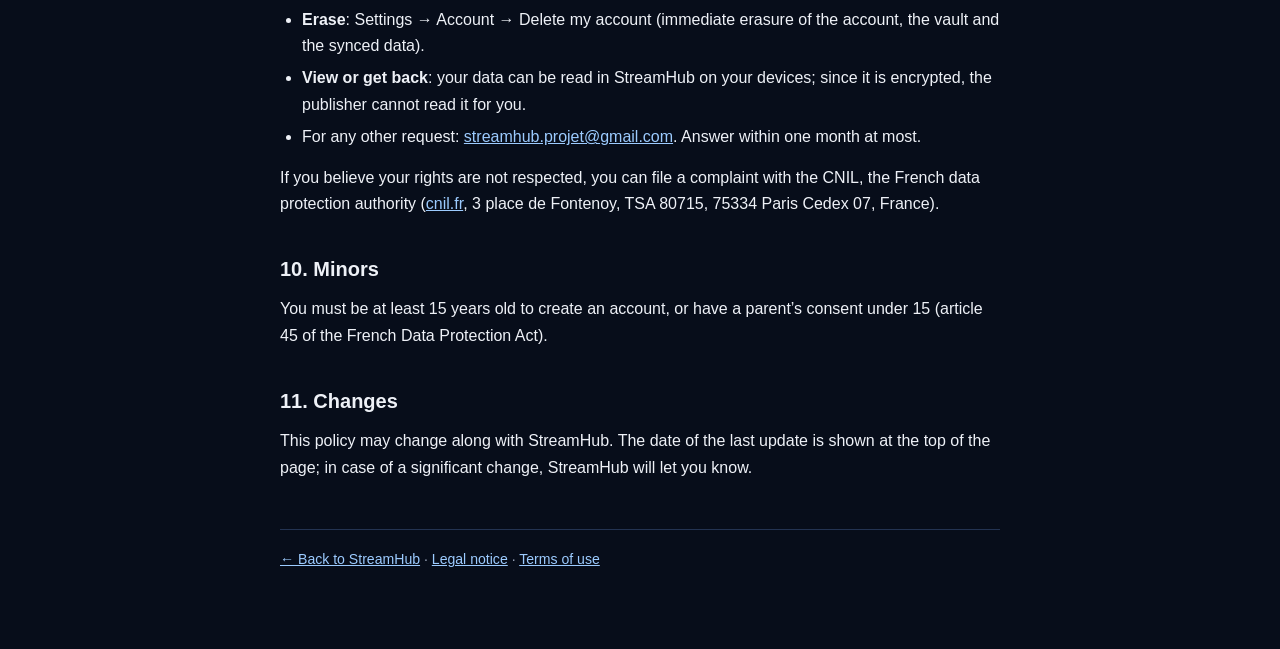
<file: privacy.html>
<!doctype html>
<html lang="en">
<head>
  <meta charset="utf-8">
  <meta http-equiv="Content-Security-Policy" content="default-src 'self'; object-src 'none'; base-uri 'none'; form-action 'none'">
  <meta name="viewport" content="width=device-width, initial-scale=1">
  <meta name="theme-color" content="#070d1a">
  <title>Privacy policy · StreamHub</title>
  <link rel="icon" href="icon.svg?v=3" type="image/svg+xml">
  <link rel="stylesheet" href="legal.css">
</head>
<body>
  <main class="legal">
    <div class="legal-top">
      <a class="brand" href="./"><img src="icon.svg?v=3" alt="" width="32" height="32">StreamHub</a>
      <nav class="legal-nav" aria-label="Legal pages">
        <a href="legal-notice.html">Legal notice</a>
        <a href="privacy.html" aria-current="page">Privacy</a>
        <a href="terms.html">Terms of use</a>
        <a href="confidentialite.html" lang="fr">Français</a>
      </nav>
    </div>

    <h1>Privacy policy</h1>
    <p class="updated">Last updated: 22 October 2026 · English translation; the <a href="confidentialite.html">French version</a> prevails.</p>

    <div class="card summary">
      <p><strong>In short</strong></p>
      <ul>
        <li><strong>Without an account (guest)</strong>, StreamHub collects no personal data: everything stays in your
          browser or on your device.</li>
        <li><strong>With an account</strong>, StreamHub keeps your email address and a copy of your settings and lists,
          <strong>end-to-end encrypted</strong>: neither the publisher nor the host can read it.</li>
        <li>No ads, no tracking, no audience measurement, no selling of data.</li>
        <li>You can delete your account and its data at any time: Settings → Account → Delete my account.</li>
      </ul>
    </div>

    <h2>1. Data controller</h2>
    <p><strong>Arthur Savournin</strong>, publisher of StreamHub on a non-professional basis.<br>
      Contact for any question about your data: <a href="mailto:streamhub.projet@gmail.com">streamhub.projet@gmail.com</a>.</p>

    <h2>2. Without an account: nothing leaves your device</h2>
    <p>Settings, API keys, subscriptions, Likes, My list, history and downloads are saved in your browser’s local
      storage (<em>localStorage</em>) or in the app. The publisher has no access to them. This storage is strictly
      necessary for the service you request, so it does not require consent (article 82 of the French Data Protection
      Act). StreamHub uses no advertising or audience-measurement cookies. You can erase everything by deleting the
      site’s data in your browser.</p>

    <h2>3. With an account</h2>
    <h3>Data processed</h3>
    <ul>
      <li><strong>Email address</strong>, account creation and last sign-in dates.</li>
      <li><strong>Password</strong>: your real password never leaves your device. StreamHub derives another secret from
        it, which Supabase keeps as a (non-reversible) hash.</li>
      <li><strong>Sessions</strong>: IP address, browser or device type and dates, to keep you signed in and protect your
        session.</li>
      <li><strong>Vault and synced data</strong>: settings, API keys, subscriptions, home page, Likes, My list, history
        and likes on platforms, <strong>encrypted on your device</strong> (AES-256-GCM) with a key that only your
        password and your recovery key can open. The host only sees unreadable content, its size and the date of its
        last change.</li>
    </ul>
    <h3>Why and on what basis</h3>
    <p>To create your account, sign you in and sync your data across your devices, i.e. to provide the service set out
      in the <a href="terms.html">terms of use</a> (performance of a contract, article 6.1.b GDPR). Session information is
      also used for the security of the service (legitimate interest, article 6.1.f).</p>
    <h3>How long</h3>
    <ul>
      <li>Account and synced data: until you delete your account. An account with no activity at all (sign-in or sync)
        for <strong>3 years</strong> is deleted automatically.</li>
      <li>Sign-up never confirmed: deleted after <strong>7 days</strong>.</li>
      <li>Sessions: until sign-out, and at most <strong>90 days</strong> after their last use.</li>
      <li>Supabase technical logs (requests, IP addresses): 1 day.</li>
    </ul>

    <h2>4. Emails</h2>
    <p>Your email address is only used to send you the messages the account needs: address confirmation and forgotten
      password. They are sent through <strong>Mailjet</strong> (Sinch group). No newsletter, no commercial messages.</p>

    <h2>5. Signing in with GitHub</h2>
    <p>If you choose “Continue with GitHub”, that service sends StreamHub your
      <strong>email address</strong>, your <strong>name</strong> and the address of your <strong>profile picture</strong>.
      StreamHub only uses the email address, to identify your account; the name and picture are kept as sent by the
      sign-in service but are not shown, used or shared. StreamHub does not request access to any other data of your
      GitHub account (no emails, contacts or files), publishes nothing on your behalf and passes this
      information to no one. Your synced data stays encrypted with your vault password, which GitHub does not
      know.</p>

    <h2>6. How the site works</h2>
    <ul>
      <li><strong>Site hosting</strong>: GitHub Pages records visitors’ IP addresses for the security of its service.</li>
      <li><strong>StreamHub relay</strong> (Cloudflare): to find links to platforms, your browser sends it the identifier
        and title of the movie or series. The relay only keeps these answers (a few hours), with no link to you. It also
        tells StreamHub the <strong>country of your connection</strong> (as Cloudflare sees it from your IP address,
        VPN included), to pick that country’s catalog; it does not keep it, and StreamHub only remembers it on your
        device.</li>
      <li><strong>Services called directly by your browser</strong>: TMDB (catalog and images), Streaming Availability
        (with your key, if you entered one), Wikidata (search by nickname) and, when you choose to go there, the
        streaming platforms’ websites. They receive your IP address and what you request, and apply their own privacy
        rules. Your API keys are only sent to the service concerned.</li>
      <li><strong>Password check</strong>: when you choose a password, your device checks that it does not appear in known
        data breaches (Have I Been Pwned service). Only the first 5 characters of a hash of the password are sent, never
        the password itself or your email address.</li>
      <li><strong>“Resume after sign-in” script</strong> (optional): it keeps the title’s link in your browser, on the
        platform’s site, while you sign in. It sends nothing to StreamHub.</li>
    </ul>

    <h2>7. Recipients and storage locations</h2>
    <p>The publisher does not sell, rent or share your data with anyone. Only technical providers process it, on his
      behalf:</p>
    <div class="table-wrap">
      <table>
        <thead><tr><th>Provider</th><th>Role</th><th>Location</th></tr></thead>
        <tbody>
          <tr><td>Supabase</td><td>Accounts, synced data (encrypted)</td><td>London (United Kingdom)</td></tr>
          <tr><td>Mailjet (Sinch)</td><td>Sending account emails</td><td>European Union</td></tr>
          <tr><td>GitHub</td><td>Site hosting</td><td>United States</td></tr>
          <tr><td>Cloudflare</td><td>Relay for links to platforms</td><td>Worldwide network</td></tr>
        </tbody>
      </table>
    </div>
    <p>The United Kingdom benefits from an adequacy decision of the European Commission. Transfers to other countries
      outside the European Union are covered by the safeguards provided by the GDPR (EU–US Data Privacy Framework or the
      European Commission’s standard contractual clauses).</p>

    <h2>8. Security</h2>
    <p>Encrypted connections (HTTPS), end-to-end encrypted synced data, access rules that limit each account to its own
      data. Keep your password and recovery key to yourself: without them, nobody, not even the publisher, can reopen
      your synced data.</p>

    <h2>9. Your rights</h2>
    <p>You can ask to access your data, correct it, erase it, restrict or object to its processing, and get your data
      back (portability). The simplest way:</p>
    <ul>
      <li><strong>Erase</strong>: Settings → Account → Delete my account (immediate erasure of the account, the vault and
        the synced data).</li>
      <li><strong>View or get back</strong>: your data can be read in StreamHub on your devices; since it is encrypted,
        the publisher cannot read it for you.</li>
      <li>For any other request: <a href="mailto:streamhub.projet@gmail.com">streamhub.projet@gmail.com</a>. Answer within
        one month at most.</li>
    </ul>
    <p>If you believe your rights are not respected, you can file a complaint with the CNIL, the French data protection
      authority (<a href="https://www.cnil.fr" rel="noopener">cnil.fr</a>, 3 place de Fontenoy, TSA 80715, 75334 Paris
      Cedex 07, France).</p>

    <h2>10. Minors</h2>
    <p>You must be at least 15 years old to create an account, or have a parent’s consent under 15 (article 45 of the
      French Data Protection Act).</p>

    <h2>11. Changes</h2>
    <p>This policy may change along with StreamHub. The date of the last update is shown at the top of the page; in case
      of a significant change, StreamHub will let you know.</p>

    <p class="legal-foot"><a href="./">← Back to StreamHub</a> · <a href="legal-notice.html">Legal notice</a> ·
      <a href="terms.html">Terms of use</a></p>
  </main>
</body>
</html>
</file>
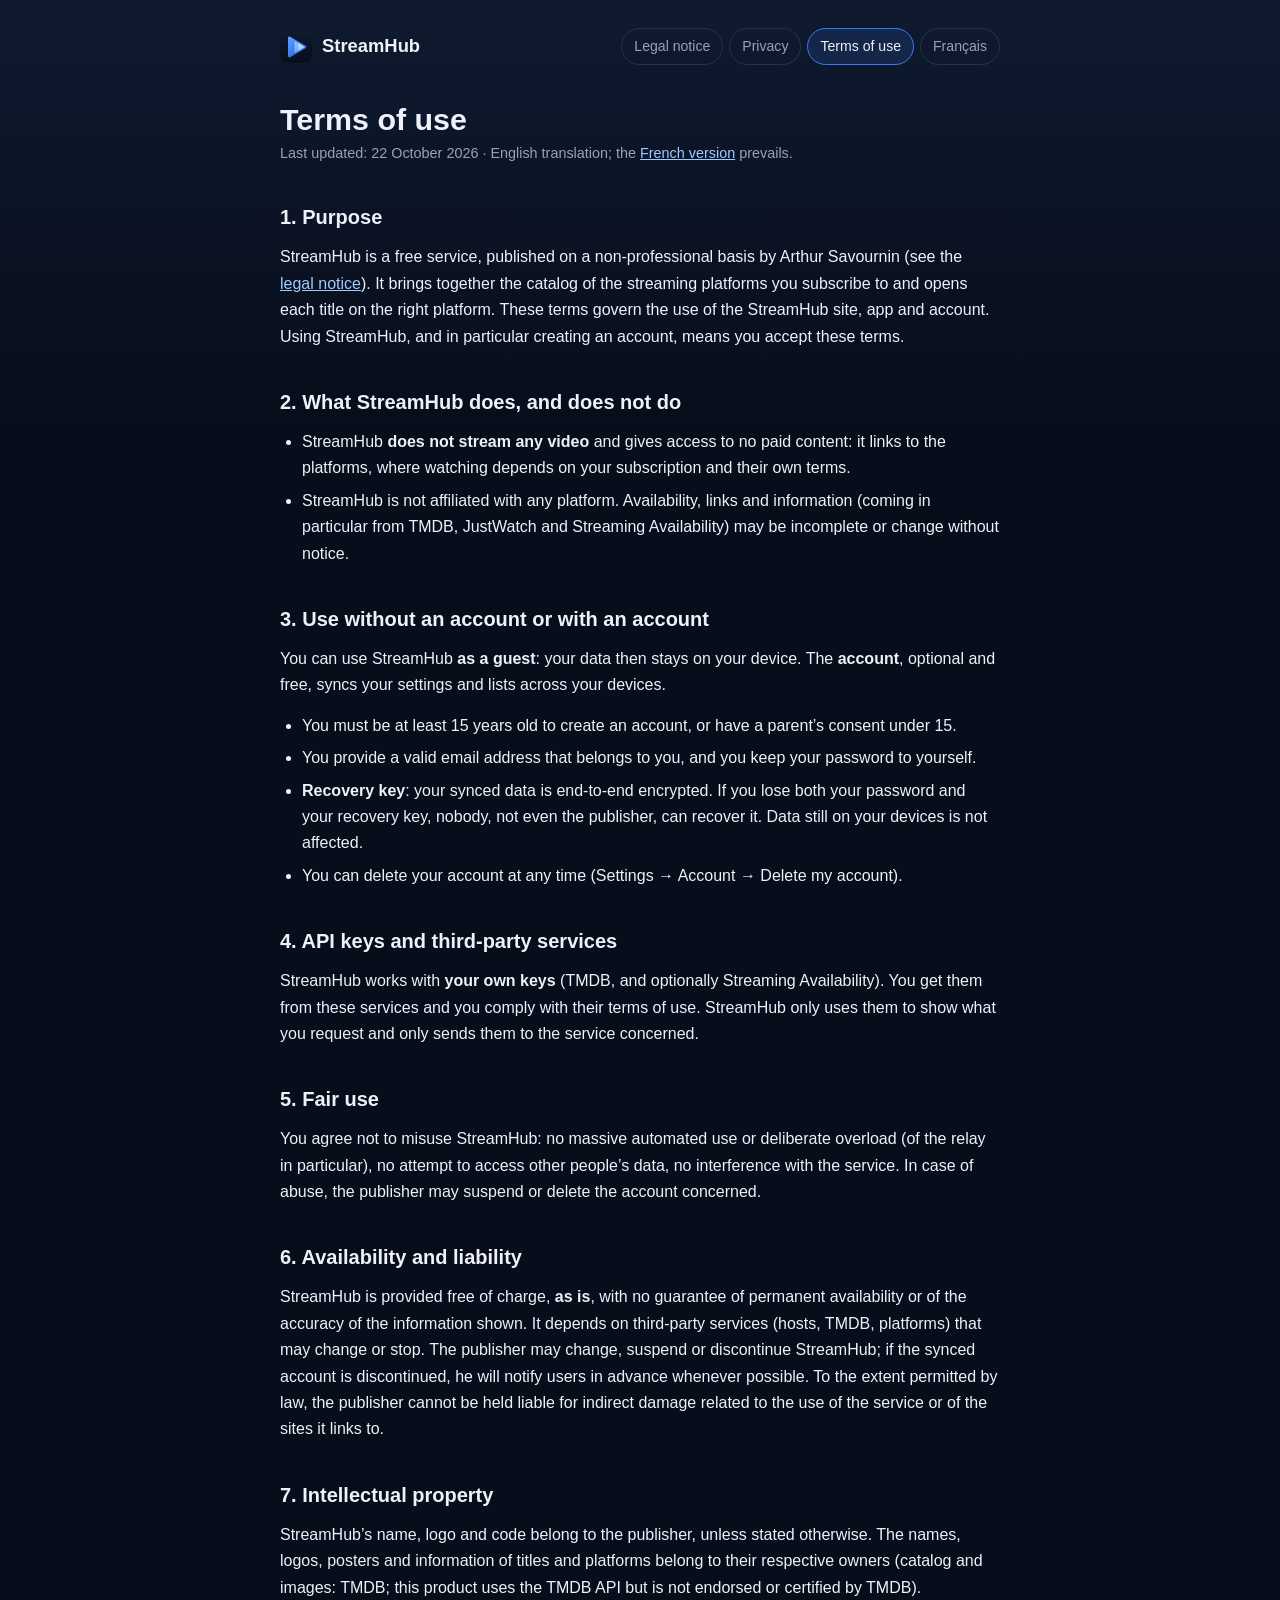
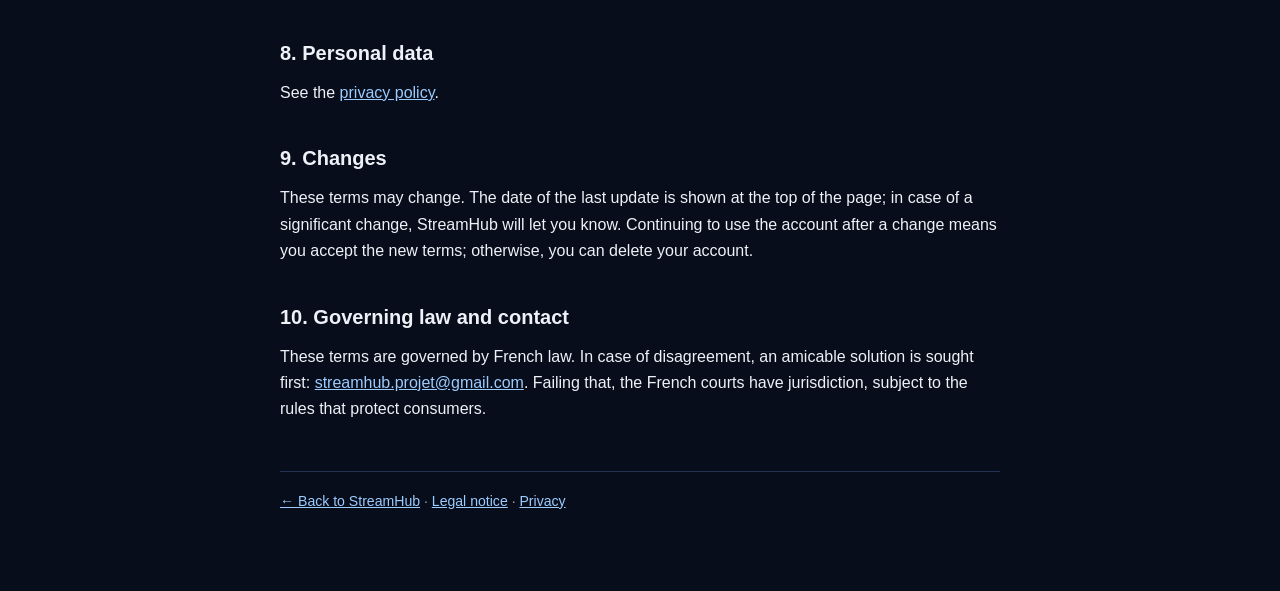
<file: terms.html>
<!doctype html>
<html lang="en">
<head>
  <meta charset="utf-8">
  <meta http-equiv="Content-Security-Policy" content="default-src 'self'; object-src 'none'; base-uri 'none'; form-action 'none'">
  <meta name="viewport" content="width=device-width, initial-scale=1">
  <meta name="theme-color" content="#070d1a">
  <title>Terms of use · StreamHub</title>
  <link rel="icon" href="icon.svg?v=3" type="image/svg+xml">
  <link rel="stylesheet" href="legal.css">
</head>
<body>
  <main class="legal">
    <div class="legal-top">
      <a class="brand" href="./"><img src="icon.svg?v=3" alt="" width="32" height="32">StreamHub</a>
      <nav class="legal-nav" aria-label="Legal pages">
        <a href="legal-notice.html">Legal notice</a>
        <a href="privacy.html">Privacy</a>
        <a href="terms.html" aria-current="page">Terms of use</a>
        <a href="conditions.html" lang="fr">Français</a>
      </nav>
    </div>

    <h1>Terms of use</h1>
    <p class="updated">Last updated: 22 October 2026 · English translation; the <a href="conditions.html">French version</a> prevails.</p>

    <h2>1. Purpose</h2>
    <p>StreamHub is a free service, published on a non-professional basis by Arthur Savournin (see the
      <a href="legal-notice.html">legal notice</a>). It brings together the catalog of the streaming platforms you
      subscribe to and opens each title on the right platform. These terms govern the use of the StreamHub site, app and
      account. Using StreamHub, and in particular creating an account, means you accept these terms.</p>

    <h2>2. What StreamHub does, and does not do</h2>
    <ul>
      <li>StreamHub <strong>does not stream any video</strong> and gives access to no paid content: it links to the
        platforms, where watching depends on your subscription and their own terms.</li>
      <li>StreamHub is not affiliated with any platform. Availability, links and information (coming in particular from
        TMDB, JustWatch and Streaming Availability) may be incomplete or change without notice.</li>
    </ul>

    <h2>3. Use without an account or with an account</h2>
    <p>You can use StreamHub <strong>as a guest</strong>: your data then stays on your device. The
      <strong>account</strong>, optional and free, syncs your settings and lists across your devices.</p>
    <ul>
      <li>You must be at least 15 years old to create an account, or have a parent’s consent under 15.</li>
      <li>You provide a valid email address that belongs to you, and you keep your password to yourself.</li>
      <li><strong>Recovery key</strong>: your synced data is end-to-end encrypted. If you lose both your password and your
        recovery key, nobody, not even the publisher, can recover it. Data still on your devices is not affected.</li>
      <li>You can delete your account at any time (Settings → Account → Delete my account).</li>
    </ul>

    <h2>4. API keys and third-party services</h2>
    <p>StreamHub works with <strong>your own keys</strong> (TMDB, and optionally Streaming Availability). You get them
      from these services and you comply with their terms of use. StreamHub only uses them to show what you request and
      only sends them to the service concerned.</p>

    <h2>5. Fair use</h2>
    <p>You agree not to misuse StreamHub: no massive automated use or deliberate overload (of the relay in particular),
      no attempt to access other people’s data, no interference with the service. In case of abuse, the publisher may
      suspend or delete the account concerned.</p>

    <h2>6. Availability and liability</h2>
    <p>StreamHub is provided free of charge, <strong>as is</strong>, with no guarantee of permanent availability or of the
      accuracy of the information shown. It depends on third-party services (hosts, TMDB, platforms) that may change or
      stop. The publisher may change, suspend or discontinue StreamHub; if the synced account is discontinued, he will
      notify users in advance whenever possible. To the extent permitted by law, the publisher cannot be held liable for
      indirect damage related to the use of the service or of the sites it links to.</p>

    <h2>7. Intellectual property</h2>
    <p>StreamHub’s name, logo and code belong to the publisher, unless stated otherwise. The names, logos, posters and
      information of titles and platforms belong to their respective owners (catalog and images: TMDB; this product uses
      the TMDB API but is not endorsed or certified by TMDB).</p>

    <h2>8. Personal data</h2>
    <p>See the <a href="privacy.html">privacy policy</a>.</p>

    <h2>9. Changes</h2>
    <p>These terms may change. The date of the last update is shown at the top of the page; in case of a significant
      change, StreamHub will let you know. Continuing to use the account after a change means you accept the new terms;
      otherwise, you can delete your account.</p>

    <h2>10. Governing law and contact</h2>
    <p>These terms are governed by French law. In case of disagreement, an amicable solution is sought first:
      <a href="mailto:streamhub.projet@gmail.com">streamhub.projet@gmail.com</a>. Failing that, the French courts have
      jurisdiction, subject to the rules that protect consumers.</p>

    <p class="legal-foot"><a href="./">← Back to StreamHub</a> · <a href="legal-notice.html">Legal notice</a> ·
      <a href="privacy.html">Privacy</a></p>
  </main>
</body>
</html>
</file>
<file: styles.css>
:root {
  --bg: #070d1a;
  --surface: #0e1729;
  --surface-2: #16223a;
  --border: #233352;
  --text: #eef1f7;
  --muted: #98a2b6;
  /* Couleurs du logo : triangle bleu (dégradé #5ea2ff → #1d4fd6), couches bleu clair */
  --accent: #3a7bf2;
  --accent-gradient: linear-gradient(135deg, #5ea2ff 0%, #2a63e6 100%);
  --accent-rgb: 58, 123, 242;
  --accent-soft: #9ccbff;
  --accent-text: #ffffff;
  --mine: #9ccbff; /* « fait » / « à toi » : bleu clair du logo (plus de vert) */
  --focus: #ffffff;
  --radius: 12px;
  --gutter: clamp(16px, 3.5vw, 56px);
  --topbar-h: 68px;
  color-scheme: dark;
}

* { box-sizing: border-box; }

html { -webkit-text-size-adjust: 100%; }

body {
  margin: 0;
  background: var(--bg);
  color: var(--text);
  font: 15px/1.5 system-ui, -apple-system, "Segoe UI", Roboto, sans-serif;
  min-height: 100vh;
}

/* Écrans de TV (1080p et plus) : tout un peu plus grand pour la lecture à distance */
@media (min-width: 1700px) {
  body { font-size: 18px; }
}

a { color: var(--accent); }
img { display: block; }
button, input, select { font: inherit; color: inherit; }
/* iPhone / iPad : Safari zoome sur un champ dont le texte fait moins de 16 px (barre de recherche en 15 px),
   et la page reste décalée après. Écrans tactiles seulement : rien ne change sur ordinateur. */
@media (hover: none) and (pointer: coarse) {
  input, select, textarea { font-size: max(16px, 1em); }
}

:focus { outline: none; }
:focus-visible {
  outline: 3px solid var(--focus);
  outline-offset: 3px;
}

svg { width: 20px; height: 20px; fill: none; stroke: currentColor; stroke-width: 2; stroke-linecap: round; stroke-linejoin: round; flex: none; }

/* ---------- Barre du haut (façon Netflix) ---------- */

.topbar {
  position: fixed;
  inset: 0 0 auto 0;
  z-index: 10;
  display: flex;
  align-items: center;
  gap: 24px;
  height: calc(var(--topbar-h) + env(safe-area-inset-top));
  padding: env(safe-area-inset-top) var(--gutter) 0;
  /* Transparente au-dessus de l'affiche, opaque dès qu'on défile (classe .solid) */
  background: linear-gradient(to bottom, rgba(7, 13, 26, 0.85), rgba(7, 13, 26, 0));
  transition: background-color 0.25s ease;
}
.topbar.solid {
  background: rgba(7, 13, 26, 0.94);
  backdrop-filter: blur(12px);
  -webkit-backdrop-filter: blur(12px);
  box-shadow: 0 1px 0 var(--border);
}

.brand {
  display: flex;
  align-items: center;
  gap: 10px;
  flex: none;
  padding: 4px;
  background: none;
  border: 0;
  border-radius: 8px;
  color: var(--text);
  font-weight: 800;
  font-size: 1.2em;
  letter-spacing: -0.01em;
  cursor: pointer;
}

.main-nav { display: flex; gap: 4px; }
.main-nav button {
  padding: 8px 12px;
  background: none;
  border: 0;
  border-radius: 8px;
  color: #c3cad8;
  font-weight: 500;
  cursor: pointer;
  white-space: nowrap;
}
.main-nav button:hover { color: var(--text); }
.main-nav button[aria-current="page"] { color: var(--text); font-weight: 700; }
/* Fenêtre étroite (six pages) : boutons resserrés pour laisser de la place à la recherche */
@media (max-width: 1100px) { .main-nav { gap: 0; } .main-nav button { padding: 8px 8px; } }

.search {
  flex: 0 1 280px;
  min-width: 0;
  display: flex;
  align-items: center;
  gap: 8px;
  margin-left: auto;
  padding: 0 14px;
  background: rgba(14, 23, 41, 0.7);
  border: 1px solid var(--border);
  border-radius: 999px;
  color: var(--muted);
  transition: flex-basis 0.2s ease, border-color 0.2s ease;
}
.search:focus-within { flex-basis: 380px; border-color: var(--accent); }
.search input {
  flex: 1;
  min-width: 0;
  padding: 9px 0;
  background: none;
  border: 0;
  color: var(--text);
}
.search input:focus-visible { outline: none; }

.icon-btn {
  display: grid;
  place-items: center;
  flex: none;
  width: 42px;
  height: 42px;
  background: rgba(14, 23, 41, 0.7);
  border: 1px solid var(--border);
  border-radius: 50%;
  cursor: pointer;
}
.icon-btn:hover { background: var(--border); }

/* ---------- Navigation du bas (téléphone) ---------- */

.bottom-nav { display: none; }

@media (max-width: 860px) {
  .main-nav { display: none; }
  .topbar { gap: 12px; }
  .search { flex: 1 1 auto; }
  .search:focus-within { flex-basis: auto; }
  .bottom-nav {
    position: fixed;
    inset: auto 0 0 0;
    z-index: 10;
    display: flex;
    padding: 6px 4px calc(6px + env(safe-area-inset-bottom));
    background: rgba(7, 13, 26, 0.96);
    backdrop-filter: blur(12px);
    -webkit-backdrop-filter: blur(12px);
    border-top: 1px solid var(--border);
  }
  .bottom-nav button {
    display: flex;
    flex: 1 1 auto; /* six onglets : chacun selon la longueur de son nom, pour que « Bibliothèque » tienne */
    flex-direction: column;
    align-items: center;
    gap: 3px;
    min-width: 0;
    padding: 6px 2px;
    background: none;
    border: 0;
    border-radius: 10px;
    color: var(--muted);
    font-size: 0.7em;
    cursor: pointer;
  }
  .bottom-nav button span { overflow: hidden; max-width: 100%; text-overflow: ellipsis; white-space: nowrap; }
  .bottom-nav svg { width: 22px; height: 22px; }
  .bottom-nav button[aria-current="page"] { color: var(--text); }
  .bottom-nav button[aria-current="page"] svg { color: var(--accent); }
}
@media (max-width: 480px) {
  .brand span { display: none; }
}

/* ---------- Bibliothèque : titre de page et filtres ---------- */

.page-head { display: flex; flex-direction: column; align-items: flex-start; gap: 4px; padding: 8px 0 0; }
.page-head h1 { margin: 0; font-size: clamp(1.5em, 3vw, 2.1em); letter-spacing: -0.01em; }
.back-btn { padding: 4px 0; background: none; border: 0; color: var(--muted); cursor: pointer; }
.back-btn:hover { color: var(--text); }
.back-btn[hidden] { display: none; }

.filters {
  display: flex;
  flex-wrap: wrap;
  align-items: center;
  justify-content: space-between;
  gap: 12px;
  padding: 16px 0 8px;
}
.filters[hidden] { display: none; }

.selects { display: flex; flex-wrap: wrap; gap: 8px; }
.selects select, .field select {
  padding: 8px 12px;
  background: var(--surface);
  border: 1px solid var(--border);
  border-radius: 10px;
  cursor: pointer;
}
.selects select:disabled { opacity: 0.45; cursor: default; }
/* Mêmes capsules que Tout / Films / Séries à gauche (version 2.6.1, demande de l'utilisateur : ordinateur, iPhone et
   iPhone Duo), avec une petite flèche dessinée à droite. */
.selects select {
  -webkit-appearance: none;
  appearance: none;
  padding: 9px 38px 9px 18px;
  background: var(--surface) url("data:image/svg+xml,%3Csvg xmlns='http://www.w3.org/2000/svg' width='12' height='12' viewBox='0 0 12 12'%3E%3Cpath d='M3 4.5 6 7.5 9 4.5' fill='none' stroke='%23e8edf6' stroke-width='1.6' stroke-linecap='round' stroke-linejoin='round'/%3E%3C/svg%3E") no-repeat right 15px center;
  border: 1px solid var(--border);
  border-radius: 999px;
  color: var(--text);
  font-weight: 600;
  line-height: 1.5;
}
.selects select:hover:not(:disabled) { border-color: var(--muted); }

/* ---------- Grille ---------- */

main { padding: calc(var(--topbar-h) + env(safe-area-inset-top)) 0 48px; }
.grid-page { padding: 8px var(--gutter) 0; }
.grid-page[hidden], .rows-page[hidden] { display: none; }
@media (max-width: 860px) {
  main { padding-bottom: calc(84px + env(safe-area-inset-bottom)); }
}

.status { color: var(--muted); }
.status p { margin: 8px 0 16px; }
.empty { padding: 48px 0; text-align: center; }
.empty .btn { margin-top: 8px; }

.link {
  padding: 0;
  background: none;
  border: 0;
  color: var(--accent);
  text-decoration: underline;
  cursor: pointer;
}

.grid {
  display: grid;
  grid-template-columns: repeat(auto-fill, minmax(150px, 1fr));
  gap: 24px 18px;
}
@media (max-width: 480px) {
  .grid { grid-template-columns: repeat(auto-fill, minmax(104px, 1fr)); gap: 16px 10px; }
}
@media (min-width: 1700px) {
  .grid { grid-template-columns: repeat(auto-fill, minmax(200px, 1fr)); }
}

.card {
  display: flex;
  flex-direction: column;
  gap: 2px;
  padding: 0;
  background: none;
  border: 0;
  border-radius: var(--radius);
  text-align: left;
  cursor: pointer;
  scroll-margin: 140px 0 40px;
}
.card:focus-visible { outline: none; }

.poster {
  position: relative;
  aspect-ratio: 2 / 3;
  margin-bottom: 6px;
  overflow: hidden;
  background: var(--surface);
  border-radius: var(--radius);
  transition: transform 0.15s ease, box-shadow 0.15s ease;
}
.poster img { width: 100%; height: 100%; object-fit: cover; }
.card:hover .poster { transform: translateY(-3px); }
.card:focus-visible .poster {
  transform: scale(1.06);
  box-shadow: 0 0 0 3px var(--focus), 0 12px 32px rgba(0, 0, 0, 0.6);
}

.no-poster {
  display: grid;
  place-items: center;
  height: 100%;
  padding: 12px;
  color: var(--muted);
  text-align: center;
}

.card-title {
  overflow: hidden;
  font-weight: 600;
  white-space: nowrap;
  text-overflow: ellipsis;
}
.card-meta { color: var(--muted); font-size: 0.87em; }

.card-providers {
  position: absolute;
  left: 6px;
  bottom: 6px;
  display: flex;
  gap: 4px;
}
.card-providers img {
  width: 26px;
  height: 26px;
  border-radius: 7px;
  box-shadow: 0 1px 6px rgba(0, 0, 0, 0.6);
}

.skeleton { aspect-ratio: 2 / 3; background: var(--surface); animation: pulse 1.2s ease-in-out infinite; }
@keyframes pulse { 50% { opacity: 0.5; } }

.sentinel { height: 1px; }

/* ---------- Fenêtres ---------- */

.sheet {
  width: min(920px, calc(100vw - 32px));
  max-height: calc(100vh - 48px);
  padding: 0;
  overflow: hidden;
  background: var(--surface);
  color: var(--text);
  border: 1px solid var(--border);
  border-radius: 18px;
  box-shadow: 0 24px 80px rgba(0, 0, 0, 0.6);
}
.sheet::backdrop { background: rgba(0, 0, 0, 0.7); }
.sheet:focus { outline: none; }

/* Fenêtre ouverte : la page derrière ne défile plus, et le geste ne « traverse » pas la fenêtre.
   Sans ça, sur iPhone, un glissement fait pendant « Chargement… » (fiche encore trop courte pour défiler)
   part sur la page derrière, et la fiche semble bloquée jusqu'au geste suivant. */
html:has(dialog[open]) { overflow: hidden; }

/* La fenêtre ne défile pas elle-même : seul son contenu (.sheet-scroll) défile, et la croix est posée par-dessus,
   en dehors de la zone qui défile. Sur iPhone, un appui sur un élément de la zone qui défile encore sur sa lancée
   ne sert qu'à l'arrêter (pas de clic) : hors de cette zone, la croix ferme en un seul appui. */
.sheet[open] { display: flex; flex-direction: column; }
.sheet-scroll {
  flex: 1 1 auto;
  min-height: 0;
  overflow-x: hidden;
  overflow-y: auto;
  overscroll-behavior: contain;
  -webkit-overflow-scrolling: touch;
}

@media (max-width: 640px) {
  .sheet {
    width: 100vw;
    max-width: 100vw;
    height: 100dvh;
    max-height: 100dvh;
    margin: 0;
    border: 0;
    border-radius: 0;
  }
}

.detail-loading { position: relative; display: grid; place-items: center; gap: 12px; min-height: 240px; padding: 32px; color: var(--muted); text-align: center; }

/* Croix des fenêtres (fiche, réglages) : en haut à droite, en verre, toujours visible (hors de la zone qui
   défile, voir .sheet-scroll). Téléphone : sous la barre d'état et la Dynamic Island. */
.sheet-close {
  position: absolute;
  top: 0;
  right: 0;
  z-index: 6;
}
.sheet-close .close {
  width: 44px;
  height: 44px;
  margin: 14px 14px 0 0;
  font-size: 1.15em;
  font-weight: 600;
}
@media (max-width: 640px) {
  .sheet-close .close {
    margin-top: max(10px, calc(env(safe-area-inset-top) + 6px));
    margin-right: calc(env(safe-area-inset-right) + 12px);
  }
}

.detail-hero {
  position: relative;
  height: clamp(160px, 32vw, 340px);
  background: var(--surface-2) center / cover no-repeat;
}
.detail-hero::after {
  content: "";
  position: absolute;
  inset: 0;
  background: linear-gradient(to bottom, transparent 30%, var(--surface));
}

.detail-body { padding: 0 28px 32px; margin-top: -80px; position: relative; }
@media (max-width: 640px) {
  .detail-body { padding: 0 16px calc(24px + env(safe-area-inset-bottom)); }
  .detail-loading { min-height: 100%; }
}

.detail-head { display: flex; align-items: flex-end; gap: 20px; }
/* La colonne du titre ne doit jamais élargir la fiche (sinon, sur iPhone, la fiche défile sur le côté) */
.detail-head > div { min-width: 0; }
.detail-actions .btn { max-width: 100%; }
.detail-poster {
  width: clamp(96px, 18vw, 160px);
  aspect-ratio: 2 / 3;
  object-fit: cover;
  border-radius: var(--radius);
  box-shadow: 0 8px 28px rgba(0, 0, 0, 0.6);
}
.detail-head h2 { margin: 0; font-size: clamp(1.4em, 3vw, 2em); line-height: 1.15; }
.detail-head p { margin: 4px 0; }
.detail-meta { color: var(--muted); }
.rating { color: #ffd166; }
.detail-head .btn { margin-top: 10px; }

.muted { color: var(--muted); }
.hint { margin: 12px 0 0; color: var(--muted); font-size: 0.9em; }
.tagline { margin: 24px 0 0; font-style: italic; color: var(--muted); }
.overview { margin: 8px 0 0; max-width: 70ch; }
.credits { display: grid; grid-template-columns: auto 1fr; gap: 4px 16px; margin: 20px 0 0; }
.credits dt { color: var(--muted); }
.credits dd { margin: 0; }

.watch-section { margin-top: 24px; }
.watch-section h3 { margin: 18px 0 10px; font-size: 0.85em; text-transform: uppercase; letter-spacing: 0.06em; color: var(--muted); }

.watch-list { display: grid; grid-template-columns: repeat(auto-fill, minmax(260px, 1fr)); gap: 10px; }

.watch {
  display: flex;
  align-items: center;
  gap: 12px;
  padding: 10px 14px 10px 10px;
  background: var(--surface-2);
  border: 1px solid var(--border);
  border-radius: var(--radius);
  color: var(--text);
  text-decoration: none;
  transition: background 0.15s ease, transform 0.15s ease;
}
.watch:hover { background: var(--border); }
.watch:focus-visible { transform: scale(1.02); }
.watch img, .watch .logo-placeholder { width: 44px; height: 44px; border-radius: 10px; flex: none; background: var(--border); }
.watch-text { display: flex; flex-direction: column; min-width: 0; flex: 1; }
.watch-text strong { overflow: hidden; white-space: nowrap; text-overflow: ellipsis; }
.watch-text small { color: var(--muted); }
.watch svg { color: var(--muted); }
.watch.mine { background: var(--accent-gradient); border-color: transparent; color: var(--accent-text); }
.watch.mine small, .watch.mine svg { color: rgba(255, 255, 255, 0.85); }
.watch.mine:hover { filter: brightness(1.1); }

.paid { margin-top: 18px; }
.paid summary { cursor: pointer; color: var(--muted); border-radius: 6px; width: fit-content; }
.paid .watch-list { margin-top: 10px; }

.btn {
  display: inline-flex;
  align-items: center;
  gap: 8px;
  padding: 9px 18px;
  background: var(--surface-2);
  border: 1px solid var(--border);
  border-radius: 999px;
  color: var(--text);
  text-decoration: none;
  cursor: pointer;
  font-weight: 600;
}
.btn:hover { background: var(--border); }
.btn.primary { background: var(--accent-gradient); border-color: transparent; color: var(--accent-text); }
.btn.primary:hover { filter: brightness(1.1); }

/* ---------- Réglages ---------- */

/* Une page à part entière (fenêtre en plein écran, pas une fenêtre posée sur la page) : en-tête, barre latérale à
   gauche (Compte en premier), contenu de la section choisie. Téléphone : la liste des sections, puis la section. */
.settings-page {
  position: fixed;
  inset: 0;
  width: 100vw;
  height: 100dvh;
  max-width: none;
  max-height: none;
  margin: 0;
  padding: 0;
  border: 0;
  overflow: hidden;
  background: var(--bg);
  color: var(--text);
}
.settings-page::backdrop { background: var(--bg); }
.settings-page:focus { outline: none; }
.settings-page[open] { display: block; }
.settings-shell { display: flex; flex-direction: column; height: 100%; }
.settings-top {
  display: flex;
  align-items: center;
  gap: 12px;
  min-height: 64px;
  padding: calc(env(safe-area-inset-top) + 10px) calc(var(--gutter) + env(safe-area-inset-right)) 10px calc(var(--gutter) - 8px + env(safe-area-inset-left));
  border-bottom: 1px solid var(--border);
  background: linear-gradient(180deg, #0f1a30, var(--bg));
}
.settings-back {
  display: inline-flex;
  align-items: center;
  gap: 4px;
  padding: 8px 12px 8px 4px;
  border: 0;
  border-radius: 10px;
  background: none;
  color: var(--accent-soft);
  font: inherit;
  font-weight: 600;
  cursor: pointer;
}
.settings-back svg { width: 24px; height: 24px; fill: none; stroke: currentColor; stroke-width: 2.2; stroke-linecap: round; stroke-linejoin: round; }
.settings-back:hover { background: rgba(255, 255, 255, 0.06); }
/* Téléphone, dans une section : flèche seule (comme l'appli), pour laisser la place au titre */
@media (max-width: 760px) { #settings[data-view="panel"] .settings-back span { display: none; } }
.settings-title { flex: 1; min-width: 0; margin: 0; font-size: 1.3em; letter-spacing: -0.01em; }
.settings-title span { display: block; overflow: hidden; text-overflow: ellipsis; white-space: nowrap; }
.settings-save { flex: none; }
.settings-layout { flex: 1; min-height: 0; display: grid; grid-template-columns: 300px minmax(0, 1fr); }
.settings-nav {
  display: flex;
  flex-direction: column;
  gap: 4px;
  overflow-y: auto;
  padding: 20px 14px 32px calc(var(--gutter) - 10px + env(safe-area-inset-left));
  border-right: 1px solid var(--border);
}
.settings-nav-item {
  display: flex;
  align-items: center;
  gap: 12px;
  width: 100%;
  padding: 10px;
  border: 0;
  border-radius: 14px;
  background: transparent;
  color: var(--text);
  font: inherit;
  text-align: left;
  cursor: pointer;
}
.settings-nav-item:hover { background: rgba(255, 255, 255, 0.05); }
.settings-nav-item[aria-current="true"] { background: rgba(var(--accent-rgb), 0.16); box-shadow: inset 0 0 0 1px rgba(var(--accent-rgb), 0.35); }
.settings-nav-item[data-panel="account"] { margin-bottom: 10px; }
.settings-content { overflow-y: auto; overscroll-behavior: contain; padding: 32px calc(var(--gutter) + env(safe-area-inset-right)) 80px 44px; }
.settings-panel { max-width: 720px; }
.panel-head h2 { margin: 0; font-size: 1.75em; letter-spacing: -0.02em; }
.panel-head p { margin: 6px 0 0; color: var(--muted); }
.settings-panel .provider-grid { max-height: none; }
.settings-content .intro { max-width: 720px; margin: 0 0 24px; }
.settings-content .intro.off { display: none; }
.about-card { display: flex; align-items: center; gap: 16px; margin-top: 24px; padding: 18px; background: var(--surface); border: 1px solid var(--border); border-radius: 18px; }
.about-card img { border-radius: 14px; }
.about-card div { display: flex; flex-direction: column; gap: 2px; }
.about-card span { color: var(--muted); font-size: 0.92em; }
.link-list { list-style: none; margin: 16px 0; padding: 0; background: var(--surface); border: 1px solid var(--border); border-radius: 18px; overflow: hidden; }
.link-list li + li { border-top: 1px solid var(--border); }
.link-list a { display: flex; justify-content: space-between; padding: 14px 18px; color: var(--text); text-decoration: none; }
.link-list a::after { content: "›"; color: var(--muted); font-size: 1.2em; line-height: 1; }
.link-list a:hover { background: rgba(255, 255, 255, 0.04); }
/* Premier lancement : seulement la connexion / création de compte (pas de barre latérale ni d'enregistrement) */
.settings-page.onboarding .settings-nav,
.settings-page.onboarding .settings-top { display: none; }
.settings-page.onboarding .settings-content { padding-top: calc(env(safe-area-inset-top) + 32px); }
.settings-page.onboarding .settings-layout { grid-template-columns: minmax(0, 1fr); }
.settings-page.onboarding .settings-content { padding-left: calc(var(--gutter) + env(safe-area-inset-left)); }
.settings-page.onboarding .settings-panel { margin: 0 auto; max-width: 460px; }
.settings-page.onboarding .panel-head { display: none; }
@media (max-width: 760px) {
  .settings-layout { grid-template-columns: minmax(0, 1fr); }
  .settings-nav { padding: 16px calc(16px + env(safe-area-inset-right)) 32px calc(16px + env(safe-area-inset-left)); border-right: 0; }
  .settings-nav-item { padding: 12px; background: var(--surface); border-radius: 16px; }
  .settings-nav-item[aria-current="true"] { background: var(--surface); box-shadow: none; }
  .settings-nav-item::after { content: "›"; margin-left: auto; color: var(--muted); font-size: 1.4em; line-height: 1; }
  .settings-content { padding: 20px calc(16px + env(safe-area-inset-right)) 64px calc(16px + env(safe-area-inset-left)); }
  .settings-page[data-view="nav"] .settings-content { display: none; }
  .settings-page[data-view="panel"] .settings-nav { display: none; }
  .panel-head h2 { display: none; } /* déjà dans l'en-tête */
}

/* Titre : laisse la place à la croix, en haut à droite */
.sheet-head { display: flex; align-items: center; min-height: 72px; padding: 14px 64px 4px 0; }
.sheet-head h2 { margin: 0; font-size: 1.5em; letter-spacing: -0.01em; }
@media (max-width: 640px) {
  .sheet-head { min-height: calc(env(safe-area-inset-top) + 60px); padding-top: calc(env(safe-area-inset-top) + 10px); }
}

.intro {
  margin: 20px 0 0;
  padding: 12px 16px;
  background: rgba(var(--accent-rgb), 0.15);
  border: 1px solid rgba(var(--accent-rgb), 0.4);
  border-radius: var(--radius);
}

.field { display: flex; flex-direction: column; gap: 6px; margin: 20px 0 0; padding: 0; border: 0; min-width: 0; }
.field > span, .field > label, .field legend { font-weight: 600; padding: 0; }
.field em { font-weight: 400; font-style: normal; color: var(--muted); }
.field a { font-weight: 400; margin-left: 6px; font-size: 0.9em; }
.field input {
  width: 100%;
  padding: 10px 12px;
  background: var(--bg);
  border: 1px solid var(--border);
  border-radius: 10px;
}
.field input:focus-visible { outline-offset: 0; border-color: var(--accent); }
.field legend + input { margin-top: 6px; }

.provider-grid {
  display: grid;
  grid-template-columns: repeat(auto-fill, minmax(150px, 1fr));
  gap: 8px;
  max-height: 340px;
  margin-top: 4px;
  padding: 4px;
  overflow-y: auto;
}
.provider-grid > p { grid-column: 1 / -1; margin: 8px 4px; }

.provider {
  display: flex;
  align-items: center;
  gap: 10px;
  padding: 8px;
  background: var(--bg);
  border: 1px solid var(--border);
  border-radius: 10px;
  text-align: left;
  cursor: pointer;
}
.provider img { width: 32px; height: 32px; border-radius: 8px; flex: none; }
.provider span { overflow: hidden; text-overflow: ellipsis; white-space: nowrap; font-size: 0.92em; }
.provider[aria-pressed="true"] { background: rgba(var(--accent-rgb), 0.2); border-color: var(--accent); }
.provider[aria-pressed="true"]::after { content: "✓"; margin-left: auto; color: var(--accent); font-weight: 700; }

/* Sections repliables des réglages : titre, résumé de l'état actuel, contenu au clic */
.settings-group {
  margin: 12px 0 0;
  background: var(--surface-2);
  border: 1px solid var(--border);
  border-radius: 16px;
}
.settings-group summary {
  display: flex;
  align-items: center;
  gap: 14px;
  padding: 14px 16px;
  border-radius: 16px;
  cursor: pointer;
  list-style: none;
}
.settings-group summary::-webkit-details-marker { display: none; }
.settings-group summary::after {
  content: "";
  flex: none;
  width: 9px;
  height: 9px;
  margin: 0 4px 4px auto;
  border: solid var(--muted);
  border-width: 0 2px 2px 0;
  transform: rotate(45deg);
  transition: transform 0.2s ease;
}
.settings-group[open] summary::after { transform: rotate(-135deg); margin-bottom: -4px; }
.settings-group summary:hover { background: rgba(255, 255, 255, 0.03); }
.group-icon {
  flex: none;
  box-sizing: content-box;
  width: 20px;
  height: 20px;
  padding: 8px;
  border-radius: 10px;
  background: rgba(var(--accent-rgb), 0.16);
  color: var(--accent-soft);
  fill: none;
  stroke: currentColor;
  stroke-width: 1.8;
  stroke-linecap: round;
  stroke-linejoin: round;
}
.group-text { display: flex; flex-direction: column; gap: 2px; min-width: 0; }
.group-text strong { font-size: 1.02em; }
.group-text small {
  color: var(--muted);
  font-size: 0.86em;
  overflow: hidden;
  text-overflow: ellipsis;
  white-space: nowrap;
}
.group-body { padding: 4px 16px 18px; border-top: 1px solid var(--border); }
.group-body > .hint:first-child { margin-top: 14px; }
.group-body > .field:first-child { margin-top: 14px; }
.provider-filter {
  width: 100%;
  margin-top: 14px;
  padding: 10px 12px;
  background: var(--bg);
  border: 1px solid var(--border);
  border-radius: 10px;
}
.provider-filter:focus-visible { outline-offset: 0; border-color: var(--accent); }

/* Choix de l'effet verre */
.home-hero-choice { display: flex; align-items: center; gap: 10px; flex-wrap: wrap; margin-top: 6px; }
.home-hero-choice #homeHero { font-weight: 600; }
.home-rows { list-style: none; margin: 8px 0 0; padding: 0; display: grid; gap: 4px; }
.home-row { display: flex; align-items: center; gap: 6px; padding: 6px 8px; border-radius: 10px; background: rgba(255, 255, 255, 0.04); }
.home-row label { flex: 1; display: flex; flex-direction: row-reverse; justify-content: space-between; align-items: center; gap: 12px; min-width: 0; padding-right: 6px; cursor: pointer; white-space: nowrap; }
/* Case à cocher dessinée en interrupteur, comme dans l'appli iPhone (texte à gauche, interrupteur à droite) */
.home-row input[type="checkbox"] {
  appearance: none;
  -webkit-appearance: none;
  position: relative;
  flex: none;
  width: 44px;
  height: 26px;
  margin: 0;
  padding: 0;
  border: 0;
  border-radius: 13px;
  background: rgba(255, 255, 255, 0.18);
  cursor: pointer;
  transition: background 0.2s ease;
}
.home-row input[type="checkbox"]::after {
  content: "";
  position: absolute;
  top: 3px;
  left: 3px;
  width: 20px;
  height: 20px;
  border-radius: 50%;
  background: #fff;
  box-shadow: 0 1px 3px rgba(0, 0, 0, 0.35);
  transition: transform 0.2s ease;
}
.home-row input[type="checkbox"]:checked { background: var(--accent); }
.home-row input[type="checkbox"]:checked::after { transform: translateX(18px); }
.home-row input[type="checkbox"]:focus-visible { outline: 2px solid var(--focus); outline-offset: 2px; }
.home-row label span { overflow: hidden; text-overflow: ellipsis; }
.home-row.off label { color: var(--muted); }
.home-row .icon-btn { width: 32px; height: 32px; border-radius: 8px; border: 1px solid var(--border); background: transparent; color: var(--text); cursor: pointer; }
.home-row .icon-btn:disabled { opacity: 0.3; cursor: default; }
.choice-list[hidden] { display: none; } /* « Ouvrir les titres » : ordinateur seulement */
.choice-list { display: grid; gap: 8px; margin: 14px 0 0; padding: 0; border: 0; min-width: 0; }
.choice-list legend { padding: 0; margin-bottom: 8px; font-weight: 600; }
.choice-list legend em { display: block; font-weight: 400; font-style: normal; color: var(--muted); font-size: 0.9em; }
.choice {
  display: flex;
  align-items: flex-start;
  gap: 12px;
  padding: 12px 14px;
  background: var(--bg);
  border: 1px solid var(--border);
  border-radius: 12px;
  cursor: pointer;
}
.choice:has(input:checked) { background: rgba(var(--accent-rgb), 0.14); border-color: var(--accent); }
.choice input { width: 18px; height: 18px; margin: 2px 0 0; accent-color: var(--accent); flex: none; }
.choice span { font-weight: 600; }
.choice em { display: block; font-weight: 400; font-style: normal; color: var(--muted); font-size: 0.88em; }
.field select { padding: 10px 12px; border-radius: 10px; }
/* Réglages (Pays, Langue…) : menus en cartes, comme les choix « Ouvrir les titres » juste dessous (version 2.8.0,
   demande de l'utilisateur), avec une petite flèche dessinée à droite */
.settings-panel .field select {
  -webkit-appearance: none;
  appearance: none;
  padding: 13px 44px 13px 16px;
  background: var(--bg) url("data:image/svg+xml,%3Csvg xmlns='http://www.w3.org/2000/svg' width='12' height='12' viewBox='0 0 12 12'%3E%3Cpath d='M3 4.5 6 7.5 9 4.5' fill='none' stroke='%23e8edf6' stroke-width='1.6' stroke-linecap='round' stroke-linejoin='round'/%3E%3C/svg%3E") no-repeat right 18px center;
  border: 1px solid var(--border);
  border-radius: 12px;
  color: var(--text);
  font-weight: 600;
  line-height: 1.4;
  cursor: pointer;
}
.settings-panel .field select:hover { border-color: var(--muted); }
.settings-panel .field select:focus-visible { outline: none; border-color: var(--accent); background-color: rgba(var(--accent-rgb), 0.14); }
.field > label em { display: block; margin-top: 2px; font-size: 0.9em; }
.key-row { display: flex; gap: 8px; margin-top: 10px; }
.field .key-row { margin-top: 0; }
.key-row input {
  flex: 1;
  min-width: 0;
  padding: 10px 12px;
  background: var(--bg);
  border: 1px solid var(--border);
  border-radius: 10px;
  font-family: ui-monospace, SFMono-Regular, Menlo, monospace;
  font-size: 0.92em;
}
.key-row input:focus-visible { outline-offset: 0; border-color: var(--accent); }
.key-row input[readonly] { color: var(--accent-soft); letter-spacing: 0.06em; }
.key-row .btn { flex: none; }
.key-status { min-height: 1.3em; margin: 4px 2px 0; color: var(--muted); font-size: 0.86em; }
.key-status a { margin: 0; }
.key-status.ok { color: var(--accent-soft); }
.key-status.ok::before { content: "✓ "; }
.key-status.bad { color: #ff6b6b; }
.key-actions { display: flex; flex-wrap: wrap; gap: 8px; margin-top: 12px; }
.btn.ghost { background: transparent; }
.sync-or { margin: 10px 0; color: var(--muted); font-size: 0.86em; }
/* Compte : carte de connexion, carte de profil, actions en liste (même dessin que l'appli iPhone) */
#accountBox { display: flex; flex-direction: column; gap: 16px; margin-top: 24px; max-width: 520px; }
.auth-hero { display: flex; flex-direction: column; align-items: center; gap: 6px; padding: 12px 0 4px; text-align: center; }
.auth-hero img { margin-bottom: 8px; border-radius: 18px; box-shadow: 0 12px 40px rgba(var(--accent-rgb), 0.35); }
.auth-hero h2 { margin: 0; font-size: 1.7em; letter-spacing: -0.02em; }
/* Premier lancement : choix de la langue avant le compte (contrôle segmenté, comme Tout / Films / Séries) */
.lang-switch { display: inline-flex; gap: 2px; margin-top: 14px; padding: 3px; border-radius: 999px; background: var(--surface); border: 1px solid var(--border); }
.lang-switch button { padding: 7px 18px; border: 0; border-radius: 999px; background: none; color: var(--muted); font: inherit; font-weight: 600; cursor: pointer; }
.lang-switch button[aria-pressed="true"] { background: rgba(255, 255, 255, 0.16); color: var(--text); }
.auth-hero p { margin: 0; color: var(--muted); }
.auth-note { margin: 0; padding: 12px 16px; background: rgba(var(--accent-rgb), 0.1); border: 1px solid rgba(var(--accent-rgb), 0.3); border-radius: 14px; color: var(--accent-soft); font-size: 0.93em; }
.auth-card {
  display: flex;
  flex-direction: column;
  gap: 14px;
  padding: 24px;
  background: var(--surface);
  border: 1px solid var(--border);
  border-radius: 22px;
  box-shadow: 0 18px 50px rgba(0, 0, 0, 0.35);
}
.auth-card.danger-card { border-color: rgba(255, 107, 107, 0.45); }
.auth-icon { display: grid; place-items: center; width: 52px; height: 52px; border-radius: 16px; background: rgba(var(--accent-rgb), 0.16); color: var(--accent-soft); }
.auth-icon .action-icon { width: 26px; height: 26px; }
.auth-title { margin: 0; font-size: 1.35em; letter-spacing: -0.01em; }
.auth-text { margin: -6px 0 0; color: var(--muted); font-size: 0.95em; }
.auth-text.small { margin: 0; font-size: 0.86em; }
.auth-field { display: flex; flex-direction: column; gap: 6px; }
.auth-label { display: flex; align-items: baseline; justify-content: space-between; gap: 8px; font-weight: 600; font-size: 0.92em; }
.auth-label .link-btn { padding: 0; font-weight: 500; }
.auth-field input {
  width: 100%;
  padding: 13px 14px;
  background: var(--bg);
  border: 1px solid var(--border);
  border-radius: 12px;
  color: var(--text);
  font: inherit;
}
.auth-field input::placeholder { color: rgba(152, 162, 182, 0.6); }
.auth-field input:focus-visible { outline: none; border-color: var(--accent); box-shadow: 0 0 0 3px rgba(var(--accent-rgb), 0.25); }
.auth-submit { justify-content: center; width: 100%; padding: 13px 18px; font-size: 1em; font-weight: 600; text-align: center; border-radius: 12px; }
.auth-providers { display: flex; flex-direction: column; gap: 10px; }
.auth-providers:empty { display: none; }
.auth-divider { display: flex; align-items: center; gap: 12px; color: var(--muted); font-size: 0.85em; }
.auth-divider::before, .auth-divider::after { content: ""; flex: 1; height: 1px; background: var(--border); }
/* Bouton de connexion : GitHub (fond noir) */
.social-btn {
  display: flex;
  align-items: center;
  justify-content: center;
  gap: 12px;
  width: 100%;
  min-height: 48px;
  padding: 0 18px;
  border-radius: 12px;
  font: inherit;
  font-weight: 600;
  cursor: pointer;
  transition: filter 0.15s ease, transform 0.15s ease;
}
.social-btn svg { width: 20px; height: 20px; flex: none; }
.social-btn:hover { filter: brightness(0.96); }
.social-btn:active { transform: scale(0.99); }
.social-btn.github { background: #0d1117; color: #fff; border: 1px solid #30363d; }
.social-btn.github:hover { filter: brightness(1.25); }
.auth-switch { margin: 0; text-align: center; color: var(--muted); font-size: 0.92em; }
.auth-guest { display: flex; flex-direction: column; align-items: center; gap: 6px; padding-top: 14px; border-top: 1px solid var(--border); text-align: center; }
.auth-guest .btn { justify-content: center; width: 100%; padding: 12px 18px; text-align: center; border-radius: 12px; }
.auth-guest small { color: var(--muted); font-size: 0.84em; }
.auth-legal { margin: 0; color: var(--muted); font-size: 0.8em; text-align: center; }
.auth-legal a { color: var(--muted); }
.link-btn { padding: 4px 2px; border: 0; background: none; color: var(--accent-soft); font: inherit; font-weight: 600; cursor: pointer; }
.link-btn:hover { text-decoration: underline; }
.profile-card { display: flex; align-items: center; gap: 16px; padding: 18px; background: var(--surface); border: 1px solid var(--border); border-radius: 22px; }
.avatar {
  position: relative;
  display: grid;
  place-items: center;
  flex: none;
  width: 56px;
  height: 56px;
  border-radius: 50%;
  background: var(--accent-gradient);
  color: #fff;
  font-size: 1.5em;
  font-weight: 700;
}
.avatar-badge { position: absolute; right: -4px; bottom: -4px; display: grid; place-items: center; width: 24px; height: 24px; border-radius: 50%; border: 2px solid var(--surface); }
.avatar-badge svg { width: 14px; height: 14px; }
.avatar-badge.github { background: #0d1117; color: #fff; }
.profile-text { display: flex; flex-direction: column; gap: 2px; min-width: 0; }
.profile-text strong { overflow: hidden; text-overflow: ellipsis; white-space: nowrap; font-size: 1.05em; }
.profile-text span { color: var(--muted); font-size: 0.9em; }
.sync-state { margin-top: 4px; font-style: normal; font-size: 0.85em; }
.sync-state.ok { color: var(--accent-soft); }
.sync-state.ok::before { content: "✓ "; }
.sync-state.bad { color: #ff6b6b; }
.action-list { list-style: none; margin: 0; padding: 0; background: var(--surface); border: 1px solid var(--border); border-radius: 18px; overflow: hidden; }
.action-list li + li { border-top: 1px solid var(--border); }
.action-row {
  display: flex;
  align-items: center;
  gap: 14px;
  width: 100%;
  padding: 14px 18px;
  border: 0;
  background: none;
  color: var(--text);
  font: inherit;
  text-align: left;
  cursor: pointer;
}
.action-row:hover { background: rgba(255, 255, 255, 0.04); }
.action-row:disabled { opacity: 0.5; cursor: default; }
.action-row .chevron { margin-left: auto; color: var(--muted); font-size: 1.3em; line-height: 1; }
.action-row.danger { color: #ff6b6b; }
.action-icon { flex: none; width: 22px; height: 22px; fill: none; stroke: currentColor; stroke-width: 1.8; stroke-linecap: round; stroke-linejoin: round; }
.action-row .action-icon { color: var(--accent-soft); }
.action-row.danger .action-icon { color: #ff6b6b; }
.account-status { margin: 10px 0 0 4px; }
.account-status:empty { display: none; }
#accountBox .btn.danger { background: #c0392b; border-color: transparent; color: #fff; }
.danger-text { color: #ff6b6b; }
.recovery-panel { display: flex; flex-direction: column; gap: 12px; padding: 18px; border-radius: 22px; border: 1px solid var(--accent); background: rgba(var(--accent-rgb), 0.1); }
.recovery-head { display: flex; align-items: center; gap: 10px; color: var(--accent-soft); }
.recovery-panel p { margin: 0; color: var(--muted); font-size: 0.92em; }
.recovery-panel .key-row { margin: 0; }
.settings-page.onboarding #accountBox { margin: 8px auto 0; }
@media (max-width: 520px) {
  .key-row { flex-wrap: wrap; }
  .key-row input { flex-basis: 100%; }
}

.form-error { min-height: 1.5em; margin: 12px 0 0; color: #ff6b6b; }
.form-error:empty { min-height: 0; margin: 0; }
/* Bouton Enregistrer toujours accessible, en bas de la fenêtre */
.sheet-foot {
  position: sticky;
  bottom: 0;
  z-index: 2;
  display: flex;
  align-items: center;
  justify-content: space-between;
  gap: 12px;
  margin: 16px -24px 0;
  padding: 12px 24px calc(12px + env(safe-area-inset-bottom));
  border-top: 1px solid var(--glass-edge, var(--border));
}
@media (max-width: 640px) {
  .sheet-foot { margin: 16px -16px 0; padding-left: 16px; padding-right: 16px; }
}
.app-version { color: var(--muted); font-size: 0.85em; }
.legal-links { margin: 18px 0 0; color: var(--muted); font-size: 0.85em; text-align: center; }
.legal-links a { color: var(--muted); }

/* ---------- Toast ---------- */

.toast {
  position: fixed;
  /* En haut, pour ne pas couvrir les barres « Relancer » / « Tu as regardé… ? » du bas */
  inset: max(16px, env(safe-area-inset-top)) auto auto 50%;
  margin: 0;
  color: var(--text);
  z-index: 100;
  display: flex;
  flex-wrap: wrap;
  align-items: center;
  gap: 10px 14px;
  /* Ancré au milieu (left: 50%) : sans largeur explicite, le texte serait limité à la moitié de l'écran */
  width: max-content;
  max-width: min(620px, calc(100vw - 32px));
  padding: 12px 18px;
  background: var(--surface-2);
  border: 1px solid var(--border);
  border-radius: var(--radius);
  box-shadow: 0 12px 32px rgba(0, 0, 0, 0.5);
  opacity: 0;
  transform: translate(-50%, 20px);
  transition: opacity 0.2s ease, transform 0.2s ease;
  pointer-events: none;
}
.toast { transform: translate(-50%, -20px); }
.toast.show { opacity: 1; transform: translate(-50%, 0); pointer-events: auto; }
.toast[hidden] { display: none; }
.toast[popover]:not(:popover-open) { display: none; }
.toast span { flex: 1 1 260px; }
.toast .btn { flex: none; white-space: nowrap; }
.toast-actions { display: flex; flex-wrap: wrap; gap: 8px; flex-basis: 100%; }
/* Téléphone, fenêtre ouverte : la notification passe sous la croix pour ne jamais la cacher */
@media (max-width: 640px) {
  .sheet .toast { top: calc(max(10px, env(safe-area-inset-top) + 6px) + 54px); }
}
.toast-actions .btn { white-space: normal; text-align: left; }

@media (max-width: 640px) {
  .brand span { display: none; }
  .topbar { gap: 10px; }
  .filters { flex-direction: column; flex-wrap: nowrap; align-items: stretch; }
  .selects select { flex: 1; }
}

@media (prefers-reduced-motion: reduce) {
  *, *::before, *::after { transition: none !important; animation: none !important; }
}

/* ---------- Films / Séries ---------- */

.type-switch {
  display: flex;
  flex: none;
  padding: 3px;
  background: var(--surface);
  border: 1px solid var(--border);
  border-radius: 999px;
}
.type-switch button {
  padding: 6px 16px;
  background: none;
  border: 0;
  border-radius: 999px;
  color: var(--muted);
  font-weight: 600;
  cursor: pointer;
}
.type-switch button:hover { color: var(--text); }
.type-switch button[aria-pressed="true"] { background: var(--text); color: var(--bg); }

.type-badge {
  display: inline-block;
  margin-bottom: 6px;
  padding: 2px 10px;
  background: rgba(var(--accent-rgb), 0.2);
  border-radius: 999px;
  color: var(--accent-soft);
  font-size: 0.78em;
  font-weight: 700;
  letter-spacing: 0.04em;
  text-transform: uppercase;
}

.seasons { margin-top: 28px; }
.seasons h3 { margin: 0 0 10px; font-size: 0.85em; text-transform: uppercase; letter-spacing: 0.06em; color: var(--muted); }
.season-list { display: grid; gap: 10px; margin: 0; padding: 0; list-style: none; }
.season {
  background: var(--surface-2);
  border: 1px solid var(--border);
  border-radius: var(--radius);
  overflow: hidden;
}
.season-head {
  display: flex;
  align-items: center;
  gap: 14px;
  width: 100%;
  padding: 10px;
  background: none;
  border: 0;
  border-radius: var(--radius);
  text-align: left;
  cursor: pointer;
}
.season-head:hover { background: var(--border); }
.season-head:focus-visible { outline-offset: -3px; }
.season-head img, .season-placeholder { width: 56px; aspect-ratio: 2 / 3; flex: none; border-radius: 8px; background: var(--border); object-fit: cover; }
.season-text { display: flex; flex-direction: column; gap: 2px; min-width: 0; flex: 1; }
.season-text small { color: var(--muted); }
.season-platforms:empty { display: none; }
.season-head .chevron { color: var(--muted); transition: transform 0.2s ease; }
.season-head[aria-expanded="true"] .chevron { transform: rotate(180deg); }

/* Découpage « Sans filler » : épisodes hors-série en rouge, saison en rouge si elle n'a que des fillers */
.season.filler { background: rgba(255, 69, 58, 0.1); border-color: rgba(255, 69, 58, 0.55); }
.season-text .season-fillers { color: #ff7b72; }
.episode.filler { background: rgba(255, 69, 58, 0.12); box-shadow: inset 3px 0 0 #ff453a; }
.filler-tag {
  display: inline-block;
  margin-left: 8px;
  padding: 1px 8px;
  border-radius: 999px;
  background: #ff453a;
  color: #fff;
  font-size: 0.72em;
  font-weight: 700;
  vertical-align: 2px;
}

.episodes { padding: 0 10px 10px; }
.episodes > p { margin: 4px 6px 8px; }
.episode-list { display: grid; gap: 8px; margin: 0; padding: 0; list-style: none; }
.episode {
  display: flex;
  gap: 14px;
  padding: 10px;
  background: var(--bg);
  border-radius: 10px;
}
.episode img, .episode-placeholder { width: 168px; aspect-ratio: 16 / 9; flex: none; border-radius: 8px; background: var(--surface-2); object-fit: cover; }
.episode-text { display: flex; flex-direction: column; gap: 2px; min-width: 0; }
.episode-text small { color: var(--muted); }
.episode-overview {
  display: -webkit-box;
  margin: 4px 0 0;
  overflow: hidden;
  -webkit-line-clamp: 4;
  -webkit-box-orient: vertical;
  font-size: 0.92em;
  color: #c9cfdb;
}
.episode-links { display: flex; flex-wrap: wrap; gap: 6px; margin-top: 8px; font-size: 0.9em; }
.episode-links:empty { display: none; }
.episode-play {
  padding: 5px 14px;
  background: var(--surface-2);
  border: 1px solid var(--border);
  border-radius: 999px;
  color: var(--text);
  font-weight: 600;
  text-decoration: none;
}
.episode-play span { color: var(--muted); font-weight: 400; }
.episode-play:hover { background: var(--border); }
.episode-play.mine { background: var(--accent-gradient); border-color: transparent; color: var(--accent-text); }
.episode-play.mine span { color: rgba(255, 255, 255, 0.8); }

@media (max-width: 640px) {
  .episode { flex-direction: column; }
  .episode img, .episode-placeholder { width: 100%; }
}

.card-tag {
  position: absolute;
  top: 6px;
  left: 6px;
  padding: 2px 8px;
  background: rgba(0, 0, 0, 0.7);
  border-radius: 6px;
  font-size: 0.72em;
  font-weight: 700;
  letter-spacing: 0.04em;
  text-transform: uppercase;
}

@media (max-width: 640px) {
  .type-switch button { flex: 1; }
}

/* Carte de la bibliothèque, avec sa croix pour la retirer */
.card-wrap { position: relative; }
.card-wrap .card { width: 100%; text-decoration: none; color: inherit; }
.card-remove {
  position: absolute;
  top: 6px;
  right: 6px;
  z-index: 1;
  display: grid;
  place-items: center;
  width: 30px;
  height: 30px;
  background: rgba(0, 0, 0, 0.72);
  border: 1px solid rgba(255, 255, 255, 0.25);
  border-radius: 50%;
  color: #fff;
  font-size: 0.85em;
  cursor: pointer;
}
.card-remove:hover { background: #d93a3f; border-color: #d93a3f; }

/* Historique : une seule rangée qui défile, le plus récent à gauche (version 2.3.6) */
.grid.history-row {
  display: flex;
  gap: 12px;
  margin: 0 calc(-1 * var(--gutter));
  padding: 0 var(--gutter) 10px;
  overflow-x: auto;
  scroll-snap-type: x proximity;
  scroll-padding: 0 var(--gutter);
  scrollbar-width: none;
}
.grid.history-row::-webkit-scrollbar { display: none; }
.grid.history-row > .card-wrap { flex: none; width: clamp(118px, 13vw, 180px); scroll-snap-align: start; }
.clear-history { display: flex; flex-wrap: wrap; align-items: center; gap: 8px 10px; margin: 0 0 16px; }
.clear-history span { color: var(--text); }
.clear-history .btn { padding: 7px 16px; }
/* Bleu foncé, pas rouge (demande de l'utilisateur) */
#status .clear-history .btn.dark { background: #1d3b72; border-color: transparent; color: #fff; }
#status .clear-history .btn.dark:hover { background: #25498a; }

/* ---------- Fiche : J'aime, Télécharger ---------- */

.detail-actions { display: flex; flex-wrap: wrap; gap: 8px; margin-top: 10px; }
.like-btn[aria-pressed="true"] { background: rgba(var(--accent-rgb), 0.18); border-color: var(--accent-soft); color: var(--accent-soft); }

.watch-row { display: flex; gap: 8px; min-width: 0; }
/* « Regarder » + « Télécharger » côte à côte : il faut des colonnes plus larges */
.watch-list:has(.watch-row) { grid-template-columns: repeat(auto-fill, minmax(min(400px, 100%), 1fr)); }
.watch-row .watch { flex: 1; min-width: 0; }
.download-btn {
  display: flex;
  align-items: center;
  gap: 4px;
  flex: none;
  padding: 0 14px;
  background: var(--surface-2);
  border: 1px solid var(--border);
  border-radius: var(--radius);
  font-weight: 600;
  white-space: nowrap;
  cursor: pointer;
}
.download-btn:hover { background: var(--border); }
.download-btn.done { color: var(--mine); border-color: rgba(156, 203, 255, 0.45); }
.download-btn.compact { padding: 5px 10px; border-radius: 999px; }

/* ---------- Barre « Relancer » après un premier lancement ---------- */

.relaunch {
  position: fixed;
  inset: auto auto max(16px, env(safe-area-inset-bottom)) 50%;
  margin: 0;
  color: var(--text);
  z-index: 50;
  display: flex;
  align-items: center;
  gap: 12px;
  width: min(720px, calc(100vw - 32px));
  padding: 12px 12px 12px 18px;
  background: var(--surface-2);
  border: 1px solid var(--accent);
  border-radius: var(--radius);
  box-shadow: 0 16px 40px rgba(0, 0, 0, 0.6);
  transform: translateX(-50%);
}
.relaunch[hidden] { display: none; }
/* Règle séparée : un navigateur qui ne connaît pas :popover-open ignorerait aussi [hidden] */
.relaunch[popover]:not(:popover-open) { display: none; }
.relaunch p { flex: 1; margin: 0; font-size: 0.92em; }
.relaunch .btn { flex: none; }
.relaunch .icon-btn { width: 34px; height: 34px; margin: 0; align-self: flex-start; }
@media (max-width: 640px) {
  .relaunch { flex-wrap: wrap; }
  .relaunch p { flex-basis: calc(100% - 46px); }
  .relaunch .btn { order: 3; flex: 1; justify-content: center; }
}

/* ---------- Question au retour : « Tu as regardé… ? » ---------- */

.confirm { border-color: var(--mine); }
.confirm-actions { display: flex; flex-wrap: wrap; gap: 8px; flex: none; }
@media (max-width: 640px) {
  .confirm p { flex-basis: 100%; }
  .confirm-actions { flex: 1; }
  .confirm-actions .btn { flex: 1; justify-content: center; }
}
.confirm-actions .btn { white-space: nowrap; }
/* Ordinateur : question sur une ligne, Oui / Non dessous, J'aime discret à droite
   (avant : la question était serrée dans une colonne étroite à gauche des boutons) */
@media (min-width: 641px) {
  .confirm { flex-direction: column; align-items: stretch; gap: 12px; width: min(600px, calc(100vw - 32px)); padding: 16px 18px; }
  .confirm p { font-size: 0.95em; line-height: 1.4; }
  .confirm-actions { align-items: center; flex-wrap: nowrap; }
  .confirm-actions [data-confirm] { min-width: 76px; justify-content: center; padding: 8px 18px; }
  .confirm-actions .like-btn { margin-left: auto; }
  /* « .confirm .confirm-actions .btn » : plus précis que les règles de l'effet verre (plus bas dans le fichier) */
  .confirm .confirm-actions .btn.like-btn {
    padding: 6px 10px;
    background: none;
    border-color: transparent;
    box-shadow: none;
    -webkit-backdrop-filter: none;
    backdrop-filter: none;
    color: var(--muted);
    font-size: 0.85em;
    font-weight: 500;
  }
  .confirm .confirm-actions .btn.like-btn:hover { color: var(--text); background: rgba(255, 255, 255, 0.06); }
  .confirm .confirm-actions .btn.like-btn[aria-pressed="true"] { color: var(--mine); }
}
/* « Où en es-tu ? » (série) : dernier épisode regardé, saison puis épisode */
.progress-pick { flex-basis: 100%; min-width: 0; }
.progress-pick label { display: flex; flex-direction: column; gap: 6px; min-width: 0; font-size: 0.85em; color: var(--muted); }
.progress-selects { display: flex; gap: 8px; font-size: 1.15em; color: var(--text); }
.progress-selects select {
  min-width: 0;
  padding: 8px 12px;
  background: var(--surface);
  border: 1px solid var(--border);
  border-radius: 10px;
  cursor: pointer;
}
.progress-selects [data-progress-season] { flex: none; }
.progress-selects [data-progress-episode] { flex: 1 1 0; width: 0; text-overflow: ellipsis; } /* largeur 0 : ne déborde pas avec un long titre */
.progress-pick[hidden] { display: none; }

@media (max-width: 640px) {
  /* Sur téléphone, « Télécharger » passe sous « Regarder » pour ne pas tronquer le nom de la plateforme */
  .watch-row { flex-wrap: wrap; }
  .watch-row .download-btn { flex: 1 0 100%; justify-content: center; padding: 10px; }
}


/* ---------- Affiche mise en avant (Accueil, Films, Séries) ---------- */

.hero {
  position: relative;
  display: flex;
  align-items: flex-end;
  /* Passe sous la barre du haut, comme sur Netflix */
  margin-top: calc(-1 * (var(--topbar-h) + env(safe-area-inset-top)));
  min-height: clamp(420px, 62vw, 760px);
  padding: 0 var(--gutter) clamp(40px, 7vw, 110px);
  background: var(--surface) center 20% / cover no-repeat;
  background-image: var(--backdrop, none);
}
.hero::before {
  content: "";
  position: absolute;
  inset: 0;
  background:
    linear-gradient(to right, rgba(7, 13, 26, 0.92) 0%, rgba(7, 13, 26, 0.55) 45%, rgba(7, 13, 26, 0) 75%),
    linear-gradient(to top, var(--bg) 0%, rgba(7, 13, 26, 0) 45%);
}
.hero-loading { animation: pulse 1.2s ease-in-out infinite; }
.hero-content { position: relative; max-width: 620px; }
.hero h1 {
  margin: 8px 0 6px;
  font-size: clamp(2em, 5vw, 3.6em);
  line-height: 1.02;
  letter-spacing: -0.02em;
  text-shadow: 0 2px 20px rgba(0, 0, 0, 0.5);
}
.hero-meta { margin: 0; color: #c3cad8; }
.hero-overview {
  display: -webkit-box;
  margin: 12px 0 0;
  overflow: hidden;
  -webkit-line-clamp: 3;
  -webkit-box-orient: vertical;
  font-size: 1.05em;
  color: #dbe2ee;
}
.hero-actions { display: flex; flex-wrap: wrap; gap: 10px; margin-top: 20px; }
.hero-actions .btn { padding: 11px 24px; font-size: 1.02em; }
.hero-like, .hero-list { background: rgba(22, 34, 58, 0.75); }
.hero-list[aria-pressed="true"],
.list-btn[aria-pressed="true"] { color: var(--accent-soft); border-color: var(--accent-soft); }
.hero-like[aria-pressed="true"] { color: var(--accent-soft); border-color: var(--accent-soft); }
@media (max-width: 640px) {
  .hero { min-height: 72vh; padding-bottom: 28px; background-position: center top; }
  .hero::before { background: linear-gradient(to top, var(--bg) 8%, rgba(7, 13, 26, 0.3) 60%, rgba(7, 13, 26, 0.55) 100%); }
  .hero-content { text-align: center; margin: 0 auto; }
  .hero-actions { justify-content: center; }
  .hero-actions { gap: 8px; flex-wrap: nowrap; }
  .hero-actions .btn { flex: 1 1 0; min-width: 0; justify-content: center; padding: 11px 8px; font-size: 0.95em; white-space: nowrap; }
}

/* ---------- Rangées qui défilent ---------- */

.rows-page { padding-bottom: 24px; }
.rows-page > .row:first-child, .me-head + .row { margin-top: 8px; }
.row { margin-top: clamp(22px, 3vw, 36px); }
.row[hidden] { display: none; }
.hero + .row { margin-top: clamp(-70px, -5vw, -24px); position: relative; }

.row-head {
  display: flex;
  align-items: baseline;
  justify-content: space-between;
  gap: 12px;
  padding: 0 var(--gutter);
  margin-bottom: 10px;
}
.row-head h2 { margin: 0; font-size: clamp(1.05em, 1.6vw, 1.3em); font-weight: 700; }
.row-head .count { margin-left: 6px; color: var(--muted); font-weight: 500; font-size: 0.8em; }
.row-head .count:empty { display: none; }
.see-all {
  flex: none;
  padding: 4px 8px;
  background: none;
  border: 0;
  border-radius: 6px;
  color: var(--accent-soft);
  font-weight: 600;
  cursor: pointer;
}
.see-all:hover { color: #fff; }
.see-all[hidden] { display: none; }

.row-body { position: relative; }
.row-track {
  display: flex;
  gap: 12px;
  padding: 6px var(--gutter) 10px;
  overflow-x: auto;
  scroll-snap-type: x proximity;
  scroll-padding: 0 var(--gutter);
  scrollbar-width: none;
}
.row-track::-webkit-scrollbar { display: none; }
.row-track > .card, .row-track > .card-wrap {
  flex: none;
  width: clamp(118px, 13vw, 180px);
  scroll-snap-align: start;
}
.row-track > .card-wrap > .card { width: 100%; }
.row-message { margin: 18px 0; max-width: 60ch; }

.row-arrow {
  position: absolute;
  top: 6px;
  bottom: 52px;
  z-index: 2;
  width: calc(var(--gutter) - 4px);
  min-width: 34px;
  background: rgba(7, 13, 26, 0.7);
  border: 0;
  color: #fff;
  font-size: 2em;
  opacity: 0;
  cursor: pointer;
  transition: opacity 0.2s ease;
}
.row-arrow.prev { left: 0; border-radius: 0 10px 10px 0; }
.row-arrow.next { right: 0; border-radius: 10px 0 0 10px; }
.row-body:hover .row-arrow { opacity: 1; }
@media (hover: none) { .row-arrow { display: none; } }

/* ---------- Mon espace ---------- */

.me-head {
  display: flex;
  flex-wrap: wrap;
  align-items: flex-end;
  justify-content: space-between;
  gap: 16px;
  padding: 16px var(--gutter) 4px;
}
.me-head h1 { margin: 0; font-size: clamp(1.5em, 3vw, 2.1em); }
.me-platforms { display: flex; flex-wrap: wrap; align-items: center; gap: 12px; }
.me-logos { display: flex; gap: 6px; }
.me-logos img { width: 32px; height: 32px; border-radius: 8px; }

.page-empty { padding: 120px var(--gutter); }

/* Sur téléphone, les barres du bas passent au-dessus de la navigation */
@media (max-width: 860px) {
  .relaunch { inset: auto auto calc(84px + env(safe-area-inset-bottom)) 50%; }
}

/* Top 50 : grand numéro sur l'affiche, comme sur Netflix */
.card-rank {
  position: absolute;
  right: 6px;
  bottom: -6px;
  font-size: clamp(2.6em, 4vw, 3.6em);
  font-weight: 900;
  line-height: 1;
  color: var(--bg);
  -webkit-text-stroke: 2px #fff;
  text-shadow: 0 4px 16px rgba(0, 0, 0, 0.6);
  letter-spacing: -0.06em;
  pointer-events: none;
}

.more-episodes { display: flex; width: 100%; justify-content: center; margin-top: 10px; }

/* Onglets de la fiche sous la description : Épisodes (séries) et Suggestions */
.detail-body { --detail-pad: 28px; }
@media (max-width: 640px) { .detail-body { --detail-pad: 16px; } }
.detail-tabs { display: flex; gap: 26px; margin-top: 28px; border-bottom: 1px solid var(--border); }
.detail-tabs button {
  margin-bottom: -1px;
  padding: 10px 0;
  background: none;
  border: 0;
  border-bottom: 3px solid transparent;
  color: var(--muted);
  font: inherit;
  font-size: 1.05em;
  font-weight: 700;
  cursor: pointer;
}
.detail-tabs button:hover { color: var(--text); }
.detail-tabs button[aria-selected="true"] { color: var(--text); border-bottom-color: var(--accent); }
.tab-panel[hidden] { display: none; }
.tab-panel { padding-top: 16px; }
.tab-panel .seasons { margin-top: 0; }
.tab-panel > .muted { margin: 8px 0; }
/* Rangées des suggestions : elles débordent jusqu'aux bords de la fiche, comme celles de l'accueil */
.suggest-row { margin: 0 calc(-1 * var(--detail-pad)) 18px; --gutter: var(--detail-pad); }
.suggest-row .row-head h3 { margin: 0; font-size: 1.05em; font-weight: 700; }
.suggest-row .row-track > .card { width: clamp(108px, 13vw, 150px); }

.seasons-head { display: flex; flex-wrap: wrap; align-items: center; justify-content: space-between; gap: 10px; margin-bottom: 10px; }
.seasons-head h3 { margin: 0; }
.season-source { padding: 6px 10px; background: var(--surface-2); border: 1px solid var(--border); border-radius: 10px; cursor: pointer; }

/* Icône et texte d’un bouton toujours sur la même ligne */
.btn { white-space: nowrap; }

/* Case à cocher des réglages (appli Prime Video) */
.check-field { display: flex; align-items: flex-start; gap: 10px; margin: 20px 0 0; cursor: pointer; }
.check-field[hidden] { display: none; }
.check-field input { width: 18px; height: 18px; margin: 2px 0 0; accent-color: var(--accent); flex: none; }
.check-field span { font-weight: 600; }
.check-field em { display: block; font-weight: 400; font-style: normal; color: var(--muted); font-size: 0.9em; }
.form-error.info { color: var(--accent-soft); }

/* ---------- Effet « verre » (inspiré de Liquid Glass d'Apple) ----------
   Une page web n'a pas accès aux matériaux Liquid Glass natifs ni au réglage « Transparent / Teinté »
   d'iOS / macOS : on les imite avec backdrop-filter, sur les commandes et barres seulement (jamais sur les
   affiches ni les textes de description).
   - « Automatique » suit ce que le navigateur transmet : Augmenter le contraste (prefers-contrast, transmis par
     Safari) et Réduire la transparence (prefers-reduced-transparency : transmis par Chrome et Edge, pas par
     Safari) → verre presque opaque.
   - Réglages › Effet verre « Transparent » / « Teinté » : choix fait dans StreamHub, propre à chaque appareil. */
:root {
  --glass-rgb: 18, 29, 50;
  --glass-alpha: 0.5;
  --glass-blur: 22px;
  --glass-sat: 180%;
  --glass-edge: rgba(255, 255, 255, 0.14);
  --glass-shine: inset 0 1px 0 rgba(255, 255, 255, 0.2), inset 0 -1px 0 rgba(255, 255, 255, 0.04);
  --glass-shadow: 0 10px 30px rgba(0, 0, 0, 0.35);
}
:root[data-glass="tinted"] { --glass-alpha: 0.82; --glass-blur: 16px; --glass-sat: 140%; }
@media (prefers-contrast: more), (prefers-reduced-transparency: reduce) {
  :root:not([data-glass="clear"]):not([data-glass="tinted"]) {
    --glass-alpha: 0.97;
    --glass-blur: 0px;
    --glass-edge: rgba(255, 255, 255, 0.4);
  }
}
@supports not ((backdrop-filter: blur(1px)) or (-webkit-backdrop-filter: blur(1px))) {
  :root { --glass-alpha: 0.96; }
}

.topbar.solid,
.bottom-nav,
.icon-btn,
.search,
.btn:not(.primary):not(.ghost),
.toast,
.relaunch,
.sheet-foot,
.sheet-close .close {
  background: rgba(var(--glass-rgb), var(--glass-alpha));
  -webkit-backdrop-filter: blur(var(--glass-blur)) saturate(var(--glass-sat));
  backdrop-filter: blur(var(--glass-blur)) saturate(var(--glass-sat));
}
.icon-btn,
.search,
.btn:not(.primary):not(.ghost),
.toast,
.relaunch {
  border-color: var(--glass-edge);
  box-shadow: var(--glass-shine);
}
.toast,
.relaunch,
.sheet-close .close { box-shadow: var(--glass-shine), var(--glass-shadow); }
.relaunch { border-color: rgba(var(--accent-rgb), 0.55); }
.btn.primary { box-shadow: inset 0 1px 0 rgba(255, 255, 255, 0.35), 0 6px 18px rgba(var(--accent-rgb), 0.35); }
.btn:not(.primary):not(.ghost):hover,
.icon-btn:hover { background: rgba(var(--glass-rgb), calc(var(--glass-alpha) + 0.15)); }
.topbar.solid { box-shadow: 0 1px 0 var(--glass-edge); }

/* Téléphone : barre d'onglets flottante, en capsule, comme les applis iOS récentes */
@media (max-width: 860px) {
  .bottom-nav {
    inset: auto 12px max(10px, calc(env(safe-area-inset-bottom) - 12px)) 12px;
    padding: 6px 4px;
    border: 1px solid var(--glass-edge);
    border-radius: 30px;
    box-shadow: var(--glass-shine), var(--glass-shadow);
  }
  .bottom-nav button { border-radius: 24px; }
  .bottom-nav button[aria-current="page"] { background: rgba(var(--accent-rgb), 0.18); }
}

/* ---------- Téléphone : interface de l'appli iPhone (version 2.4.0) ---------- */

/* Pastilles Films / Séries / Animés (accueil), segments de Mon espace, textes propres au téléphone : jamais sur
   ordinateur */
.section-chips, .me-tabs, .phone-only, .hero-label { display: none; }

@media (max-width: 860px) {
  .wide-only { display: none; }
  .phone-only { display: inline; }

  /* Barre du bas : trois onglets de même largeur, capsule centrée */
  .bottom-nav {
    left: 50%;
    right: auto;
    width: min(380px, calc(100vw - 24px));
    transform: translateX(-50%);
  }
  .bottom-nav button { flex: 1 1 0; font-size: 0.74em; }

  /* Accueil, Films, Séries, Animés : la barre du haut porte une seconde ligne, les pastilles */
  body:is([data-view="home"], [data-view="movies"], [data-view="tv"], [data-view="anime"]) { --topbar-h: 110px; }
  body:is([data-view="home"], [data-view="movies"], [data-view="tv"], [data-view="anime"]) .topbar {
    flex-wrap: wrap;
    align-content: center;
    row-gap: 10px;
  }
  body:is([data-view="home"], [data-view="movies"], [data-view="tv"], [data-view="anime"]) .section-chips {
    display: flex;
    flex-basis: 100%;
    justify-content: center;
    gap: 8px;
  }
  .section-chips button {
    padding: 6px 16px;
    background: rgba(var(--glass-rgb), var(--glass-alpha));
    -webkit-backdrop-filter: blur(var(--glass-blur));
    backdrop-filter: blur(var(--glass-blur));
    border: 1px solid var(--glass-edge);
    border-radius: 999px;
    color: var(--text);
    font: inherit;
    font-size: 0.9em;
    font-weight: 600;
    cursor: pointer;
  }
  .section-chips button[aria-current="page"] { background: var(--text); border-color: var(--text); color: var(--bg); }

  /* Grande affiche : l'affiche du titre en hauteur, le titre, « Série · n° 1 du moment », Voir et Ma liste */
  .hero {
    min-height: min(138vw, 80vh);
    padding-bottom: 12px;
    background-image: var(--poster, var(--backdrop, none));
    background-position: center top;
  }
  .hero::before { background: linear-gradient(to bottom, rgba(7, 13, 26, 0) 45%, rgba(7, 13, 26, 0.6) 72%, var(--bg) 100%); }
  .hero .type-badge, .hero-meta, .hero-overview, .hero-like { display: none; }
  .hero h1 { font-size: 2.1em; font-weight: 800; }
  .hero-label { display: block; margin: 0; color: var(--muted); font-size: 0.95em; }
  .hero-actions { justify-content: center; margin-top: 14px; }
  .hero-actions .btn { flex: 0 1 150px; }
  .hero + .row { margin-top: 22px; }

  /* Affiches sans texte dessous ; le dernier épisode d'une série récente est posé sur l'affiche */
  .card-title, .card-meta, .card-tag, .card-providers { display: none; }
  .poster { margin-bottom: 0; border-radius: 10px; }
  .card-caption {
    position: absolute;
    left: 50%;
    bottom: 6px;
    transform: translateX(-50%);
    max-width: calc(100% - 12px);
    overflow: hidden;
    padding: 3px 7px;
    background: rgba(0, 0, 0, 0.65);
    border-radius: 999px;
    font-size: 0.68em;
    font-weight: 600;
    white-space: nowrap;
    text-overflow: ellipsis;
  }
  .card-rank { left: 6px; right: auto; bottom: 2px; color: #fff; -webkit-text-stroke: 0; font-size: 2.2em; }
  .row-track > .card, .row-track > .card-wrap { width: 118px; }

  /* Mon espace : segments (Ma liste, J'aime, Historique, Téléchargés) au lieu du lien « ‹ Mon espace » */
  body:is([data-view="watchlist"], [data-view="likes"], [data-view="history"], [data-view="downloads"]) .back-btn { display: none; }
  body:is([data-view="watchlist"], [data-view="likes"], [data-view="history"], [data-view="downloads"]) .me-tabs {
    display: flex;
    align-self: stretch;
    margin: 8px 0 4px;
    padding: 3px;
    background: rgba(var(--glass-rgb), var(--glass-alpha));
    border: 1px solid var(--glass-edge);
    border-radius: 999px;
  }
  .me-tabs button {
    flex: 1 1 0;
    min-width: 0;
    padding: 7px 2px;
    background: none;
    border: 0;
    border-radius: 999px;
    color: var(--text);
    font: inherit;
    font-size: 0.82em;
    white-space: nowrap;
    cursor: pointer;
  }
  .me-tabs button[aria-pressed="true"] { background: rgba(255, 255, 255, 0.18); font-weight: 600; }
  .grid-page .page-head h1 { font-size: 2em; }

  /* Fiche : affiche et titre côte à côte, puis les infos et une ligne de boutons qui défile */
  .detail-head {
    display: grid;
    grid-template-columns: 104px minmax(0, 1fr);
    grid-template-rows: 1fr auto auto auto auto;
    column-gap: 14px;
    align-items: end;
  }
  .detail-head > div { display: contents; }
  .detail-poster { grid-column: 1; grid-row: 1 / 4; width: 104px; }
  .detail-head .type-badge, .detail-head h2, .detail-head > div > .muted { grid-column: 2; justify-self: start; }
  .detail-head .type-badge { grid-row: 1; align-self: end; }
  .detail-head h2 { grid-row: 2; font-size: 1.45em; }
  .detail-head .detail-meta { grid-column: 1 / -1; grid-row: 4; margin-top: 14px; }
  .detail-actions {
    grid-column: 1 / -1;
    grid-row: 5;
    display: flex;
    flex-wrap: nowrap;
    gap: 8px;
    margin: 0 calc(-1 * var(--detail-pad, 16px));
    padding: 2px var(--detail-pad, 16px) 4px;
    overflow-x: auto;
    scrollbar-width: none;
  }
  .detail-actions::-webkit-scrollbar { display: none; }
  .detail-actions .btn { flex: none; margin-top: 0; white-space: nowrap; }
}

/* ---------- Chrome, Edge, Firefox (surtout Windows) ---------- */

/* Windows affiche des barres de défilement larges et toujours visibles : fines et discrètes dans les fenêtres et la
   liste des plateformes. Attribut posé par app.js pour Chrome / Edge / Firefox seulement : Safari n'est pas touché. */
:root[data-engine] .sheet-scroll,
:root[data-engine] .provider-grid {
  scrollbar-width: thin;
  scrollbar-color: rgba(255, 255, 255, 0.25) transparent;
}

/* Fondu entre les rubriques Tout, Films, Séries, Animés (pastilles), comme dans l'appli (version 2.4.3) */
::view-transition-old(root),
::view-transition-new(root) { animation-duration: 0.25s; }

/* Tirer vers le bas pour actualiser (téléphone), comme l'appli (version 2.5.0) : roue sous la barre du haut, qui
   apparaît et tourne en tirant, puis tourne seule pendant le rechargement */
.pull-hint {
  --pull: 0;
  position: fixed;
  top: calc(var(--topbar-h) + env(safe-area-inset-top) + 8px);
  left: 50%;
  z-index: 40;
  width: 30px;
  height: 30px;
  margin-left: -15px;
  border: 3px solid rgba(255, 255, 255, 0.25);
  border-top-color: var(--text);
  border-radius: 50%;
  opacity: min(var(--pull), 1);
  transform: translateY(calc(var(--pull) * 24px)) rotate(calc(var(--pull) * 300deg));
  pointer-events: none;
}
.pull-hint.ready { border-top-color: var(--accent); }
.pull-hint.loading { opacity: 1; transform: translateY(24px); animation: pull-spin 0.8s linear infinite; }
@keyframes pull-spin { to { transform: translateY(24px) rotate(360deg); } }
@media (min-width: 861px) { .pull-hint { display: none; } }

/* ---------- iPhone Duo (version 2.6.0, demande de l'utilisateur) ---------- */
/* Pliable d'Apple, sorti en 2026. Tailles CSS estimées (Apple n'en publie pas pour le web) : fermé 466 × 678, ouvert
   626 × 890 en portrait et 890 × 626 en paysage ; les deux écrans ont les mêmes proportions (environ 0,7, contre 0,46
   pour l'iPhone 15). Mêmes fonctions partout, seule la mise en page change. Les conditions (largeur ET proportions)
   écartent l'iPhone 15, les autres iPhone, l'iPad et le Mac. Le pli de l'écran intérieur est au milieu de la largeur
   en paysage (les deux pages de l'écran d'accueil d'iOS) et au milieu de la hauteur en portrait :
   env(viewport-segment-*) le donne si Safari le connaît, sinon 50 %. */

/* Fermé (écran extérieur, presque carré) : l'interface du téléphone, avec une grande affiche moins haute pour voir
   les rangées sans défiler, et trois affiches par ligne dans les grilles */
@media (min-width: 441px) and (max-width: 540px) and (min-aspect-ratio: 3/5) and (max-aspect-ratio: 4/5) {
  .hero { min-height: 60vh; }
  .grid { grid-template-columns: repeat(auto-fill, minmax(118px, 1fr)); gap: 16px 10px; }
  .row-track > .card, .row-track > .card-wrap { width: 124px; }
}

/* Ouvert en portrait (grand écran presque carré) : interface du téléphone (barre du bas, pastilles), mais grande
   affiche en image large (l'affiche verticale agrandie sur tout l'écran devenait floue), qui s'arrête avant le pli
   (milieu de la hauteur) ; affiches plus grandes, quatre par ligne dans les grilles ; fiche plus aérée */
@media (min-width: 560px) and (max-width: 720px) and (min-aspect-ratio: 3/5) and (max-aspect-ratio: 4/5) {
  .hero {
    min-height: calc(env(viewport-segment-height 0 0, 50vh) - 56px);
    padding-bottom: 20px;
    background-image: var(--backdrop, var(--poster, none));
    background-position: center 20%;
  }
  .hero h1 { font-size: 2.5em; }
  .hero-actions .btn { flex-basis: 170px; }
  .grid { grid-template-columns: repeat(auto-fill, minmax(128px, 1fr)); gap: 20px 14px; }
  .row-track > .card, .row-track > .card-wrap { width: 140px; }
  .bottom-nav { width: min(440px, calc(100vw - 24px)); }
  .detail-hero { height: 280px; }
  .detail-head { grid-template-columns: 140px minmax(0, 1fr); column-gap: 18px; }
  .detail-poster { width: 140px; }
  .detail-head h2 { font-size: 1.8em; }
}

/* Ouvert en paysage (890 × 626) : l'interface d'ordinateur, comme sur iPad, adaptée à la faible hauteur : logo sans
   son nom pour laisser la place à la recherche, grande affiche moins haute dont le texte reste à gauche du pli,
   fenêtres (fiche) en plein écran. Pas pour un iPhone tenu en paysage (moins de 560 px de haut) ; aussi pour une petite
   fenêtre d'ordinateur de cette taille (sans gêne). */
@media (min-width: 861px) and (max-width: 1000px) and (min-height: 560px) and (max-height: 700px) {
  .brand span { display: none; }
  .topbar { gap: 16px; }
  .search { flex-basis: 240px; }
  .hero { min-height: 66vh; padding-top: calc(var(--topbar-h) + env(safe-area-inset-top) + 12px); padding-bottom: 64px; }
  .hero-content { max-width: calc(env(viewport-segment-width 0 0, 50vw) - var(--gutter) - 24px); }
  .hero h1 { font-size: 2.2em; }
  .hero-overview { -webkit-line-clamp: 2; }
  .hero-actions { flex-wrap: nowrap; gap: 8px; margin-top: 14px; }
  .hero-actions .btn { padding: 10px 16px; font-size: 0.95em; white-space: nowrap; }
  .sheet {
    width: 100vw;
    max-width: 100vw;
    height: 100dvh;
    max-height: 100dvh;
    margin: 0;
    border: 0;
    border-radius: 0;
  }
  .sheet-close .close { margin-top: max(14px, calc(env(safe-area-inset-top) + 6px)); margin-right: calc(env(safe-area-inset-right) + 14px); }
  .detail-hero { height: 46vh; }
}

/* Téléphone : Bibliothèque exactement comme l'appli iPhone (version 2.6.1, capture de l'utilisateur) : Tout / Films /
   Séries en contrôle segmenté sur toute la largeur (choix en gris), puis les menus en capsules de verre avec une icône
   et le texte bleu, sur une seule ligne qui défile sur le côté */
@media (max-width: 860px) {
  .filters { flex-direction: column; flex-wrap: nowrap; align-items: stretch; gap: 12px; }
  .type-switch {
    padding: 3px;
    background: rgba(var(--glass-rgb), 0.85);
    border: 0;
    border-radius: 999px;
  }
  .type-switch button { flex: 1; padding: 8px 0; color: var(--text); font-weight: 500; font-size: 1.02em; }
  .type-switch button[aria-pressed="true"] { background: rgba(255, 255, 255, 0.24); color: var(--text); font-weight: 600; }
  .selects {
    flex-wrap: nowrap;
    gap: 10px;
    margin: 0 calc(-1 * var(--gutter));
    padding: 0 var(--gutter) 2px;
    overflow-x: auto;
    scrollbar-width: none;
  }
  .selects::-webkit-scrollbar { display: none; }
  .selects select {
    flex: none;
    padding: 10px 18px 10px 46px;
    background: rgba(var(--glass-rgb), 0.85) no-repeat 16px center / 22px;
    border: 1px solid var(--glass-edge, var(--border));
    color: #4d86f5;
    font-weight: 500;
  }
  #platformSelect { background-image: url("data:image/svg+xml,%3Csvg xmlns='http://www.w3.org/2000/svg' width='22' height='22' viewBox='0 0 24 24' fill='none' stroke='%234d86f5' stroke-width='1.8' stroke-linecap='round' stroke-linejoin='round'%3E%3Crect x='3' y='4' width='18' height='12' rx='2'/%3E%3Cpath d='M8 20h8M12 16v4'/%3E%3C/svg%3E"); }
  #genreSelect { background-image: url("data:image/svg+xml,%3Csvg xmlns='http://www.w3.org/2000/svg' width='22' height='22' viewBox='0 0 24 24' fill='none' stroke='%234d86f5' stroke-width='1.8' stroke-linecap='round' stroke-linejoin='round'%3E%3Cpath d='M3 5c3-1.5 6-1.5 9 0v5a4.5 4.5 0 0 1-9 0z'/%3E%3Cpath d='M12 9c3-1.5 6-1.5 9 0v5a4.5 4.5 0 0 1-9 0'/%3E%3Cpath d='M5.5 8h1M8.5 8h1M14.5 12h1M17.5 12h1M6 11.5c.8.8 2.2.8 3 0M15 16c.8-.8 2.2-.8 3 0'/%3E%3C/svg%3E"); }
  #sortSelect { background-image: url("data:image/svg+xml,%3Csvg xmlns='http://www.w3.org/2000/svg' width='22' height='22' viewBox='0 0 24 24' fill='none' stroke='%234d86f5' stroke-width='1.8' stroke-linecap='round' stroke-linejoin='round'%3E%3Cpath d='M7 4v16M3.5 7.5 7 4l3.5 3.5M17 20V4M13.5 16.5 17 20l3.5-3.5'/%3E%3C/svg%3E"); }
}

/* ---------- Charte commune (version 2.10.0, demande de l'utilisateur : toutes les fenêtres et tous les menus dans le
   même style) ----------
   Panneau (notification, « Relancer », « Où en es-tu ? ») : verre, coins de 22 px, bord discret, comme les cartes du
   compte. Menu : capsule en gras avec flèche, comme ceux de la Bibliothèque (sauf les cartes de Pays et langue). Champ :
   fond sombre, coins de 12 px, bord bleu quand il est actif. Bouton : capsule. */
.toast,
.relaunch,
.relaunch.confirm {
  border: 1px solid var(--glass-edge, var(--border));
  border-radius: 22px;
  box-shadow: var(--glass-shine), 0 18px 50px rgba(0, 0, 0, 0.45);
}
.relaunch, .relaunch.confirm { padding: 16px 18px; }
.toast { padding: 12px 20px; }
.confirm p { margin: 0; font-size: 1em; line-height: 1.4; }

.progress-selects select,
.season-source {
  -webkit-appearance: none;
  appearance: none;
  padding: 9px 38px 9px 18px;
  background: var(--surface) url("data:image/svg+xml,%3Csvg xmlns='http://www.w3.org/2000/svg' width='12' height='12' viewBox='0 0 12 12'%3E%3Cpath d='M3 4.5 6 7.5 9 4.5' fill='none' stroke='%23e8edf6' stroke-width='1.6' stroke-linecap='round' stroke-linejoin='round'/%3E%3C/svg%3E") no-repeat right 15px center;
  border: 1px solid var(--border);
  border-radius: 999px;
  color: var(--text);
  font-weight: 600;
  line-height: 1.5;
  cursor: pointer;
}
.progress-selects select:hover,
.season-source:hover { border-color: var(--muted); }
.progress-selects { font-size: 1em; }
.progress-pick label > span:first-child { font-weight: 600; }

.field input,
.key-row input,
.provider-filter { border-radius: 12px; background: var(--bg); color: var(--text); }
.field input:focus-visible,
.key-row input:focus-visible,
.provider-filter:focus-visible { outline: none; border-color: var(--accent); box-shadow: 0 0 0 3px rgba(var(--accent-rgb), 0.25); }

/* Boutons des panneaux : pas de gros anneau blanc sur le bouton choisi d'office à l'ouverture, un halo bleu (toujours
   visible au clavier et à la télécommande) */
.relaunch .btn:focus-visible,
.toast .btn:focus-visible { outline: none; box-shadow: 0 0 0 3px rgba(var(--accent-rgb), 0.45); }

/* « Où en es-tu ? » sur téléphone, comme la fenêtre de l'appli : Enregistrer sur toute la largeur, J'aime à gauche et
   Ignorer à droite dessous */
@media (max-width: 640px) {
  .relaunch.confirm { flex-direction: column; align-items: stretch; gap: 14px; }
  .confirm:has(.progress-pick) .confirm-actions { display: grid; grid-template-columns: 1fr auto; gap: 8px; }
  .confirm:has(.progress-pick) [data-confirm="yes"] { grid-column: 1 / -1; order: 1; padding: 12px; }
  .confirm:has(.progress-pick) .like-btn { order: 2; justify-self: start; }
  .confirm:has(.progress-pick) [data-confirm="no"] { order: 3; }
  .confirm:has(.progress-pick) .confirm-actions .btn:not(.primary) {
    flex: none; padding: 6px 10px; background: none; border-color: transparent; box-shadow: none;
    -webkit-backdrop-filter: none; backdrop-filter: none; color: var(--muted); font-weight: 500;
  }
  .confirm:has(.progress-pick) .like-btn[aria-pressed="true"] { color: var(--mine); }
}
</file>
<file: legal.css>
/* Pages légales (mentions légales, confidentialité, conditions d'utilisation) : mêmes couleurs que le site */
:root {
  --bg: #070d1a;
  --surface: #0e1729;
  --border: #233352;
  --text: #eef1f7;
  --muted: #98a2b6;
  --accent: #3a7bf2;
  --accent-soft: #9ccbff;
  color-scheme: dark;
}
* { box-sizing: border-box; }
body {
  margin: 0;
  background: var(--bg) linear-gradient(180deg, #0f1a30 0%, var(--bg) 420px) no-repeat;
  color: var(--text);
  font: 16px/1.65 -apple-system, BlinkMacSystemFont, "Segoe UI", Roboto, Helvetica, Arial, sans-serif;
  -webkit-text-size-adjust: 100%;
}
.legal { max-width: 760px; margin: 0 auto; padding: 28px 20px 64px; }
.legal-top { display: flex; align-items: center; justify-content: space-between; gap: 12px; flex-wrap: wrap; }
.brand { display: inline-flex; align-items: center; gap: 10px; color: var(--text); font-weight: 700; font-size: 1.15em; text-decoration: none; }
.brand img { border-radius: 8px; }
.legal-nav { display: flex; flex-wrap: wrap; gap: 6px; }
.legal-nav a {
  padding: 6px 12px;
  border: 1px solid var(--border);
  border-radius: 999px;
  color: var(--muted);
  font-size: 0.88em;
  text-decoration: none;
}
.legal-nav a[aria-current="page"] { border-color: var(--accent); color: var(--text); background: rgba(58, 123, 242, 0.14); }
h1 { margin: 36px 0 4px; font-size: 1.9em; line-height: 1.2; }
.updated { margin: 0 0 28px; color: var(--muted); font-size: 0.9em; }
h2 { margin: 36px 0 10px; font-size: 1.25em; }
h3 { margin: 22px 0 6px; font-size: 1.02em; }
p, ul, dl { margin: 0 0 14px; }
ul { padding-left: 22px; }
li { margin-bottom: 6px; }
a { color: var(--accent-soft); }
strong { color: var(--text); }
.card { margin: 14px 0; padding: 16px 18px; background: var(--surface); border: 1px solid var(--border); border-radius: 14px; }
.card p:last-child, .card ul:last-child { margin-bottom: 0; }
.summary { border-color: var(--accent); background: rgba(58, 123, 242, 0.1); }
table { width: 100%; margin: 10px 0 18px; border-collapse: collapse; font-size: 0.93em; }
th, td { padding: 9px 10px; border-bottom: 1px solid var(--border); text-align: left; vertical-align: top; }
th { color: var(--muted); font-weight: 600; }
.table-wrap { overflow-x: auto; }
.legal-foot { margin-top: 48px; padding-top: 18px; border-top: 1px solid var(--border); color: var(--muted); font-size: 0.88em; }
@media (max-width: 560px) {
  body { font-size: 15.5px; }
  h1 { font-size: 1.6em; }
  table { font-size: 0.88em; }
}
</file>
